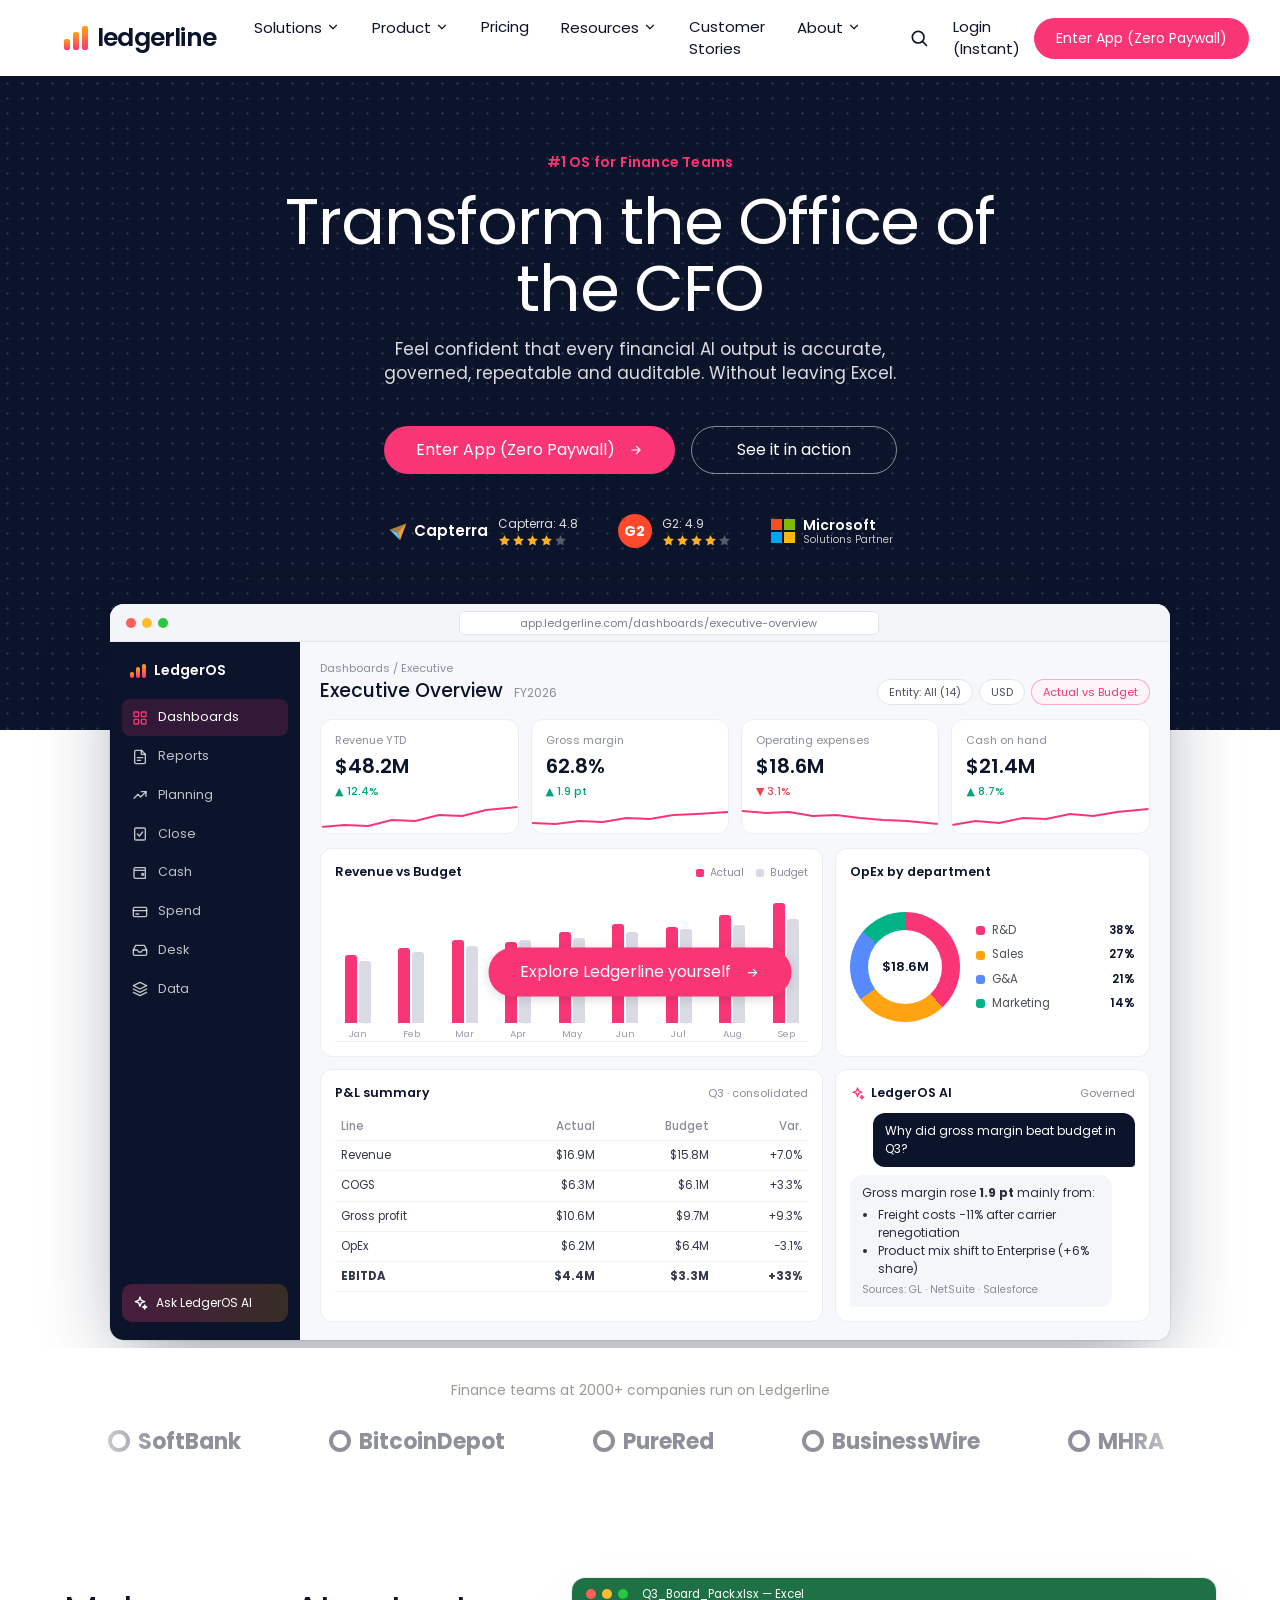
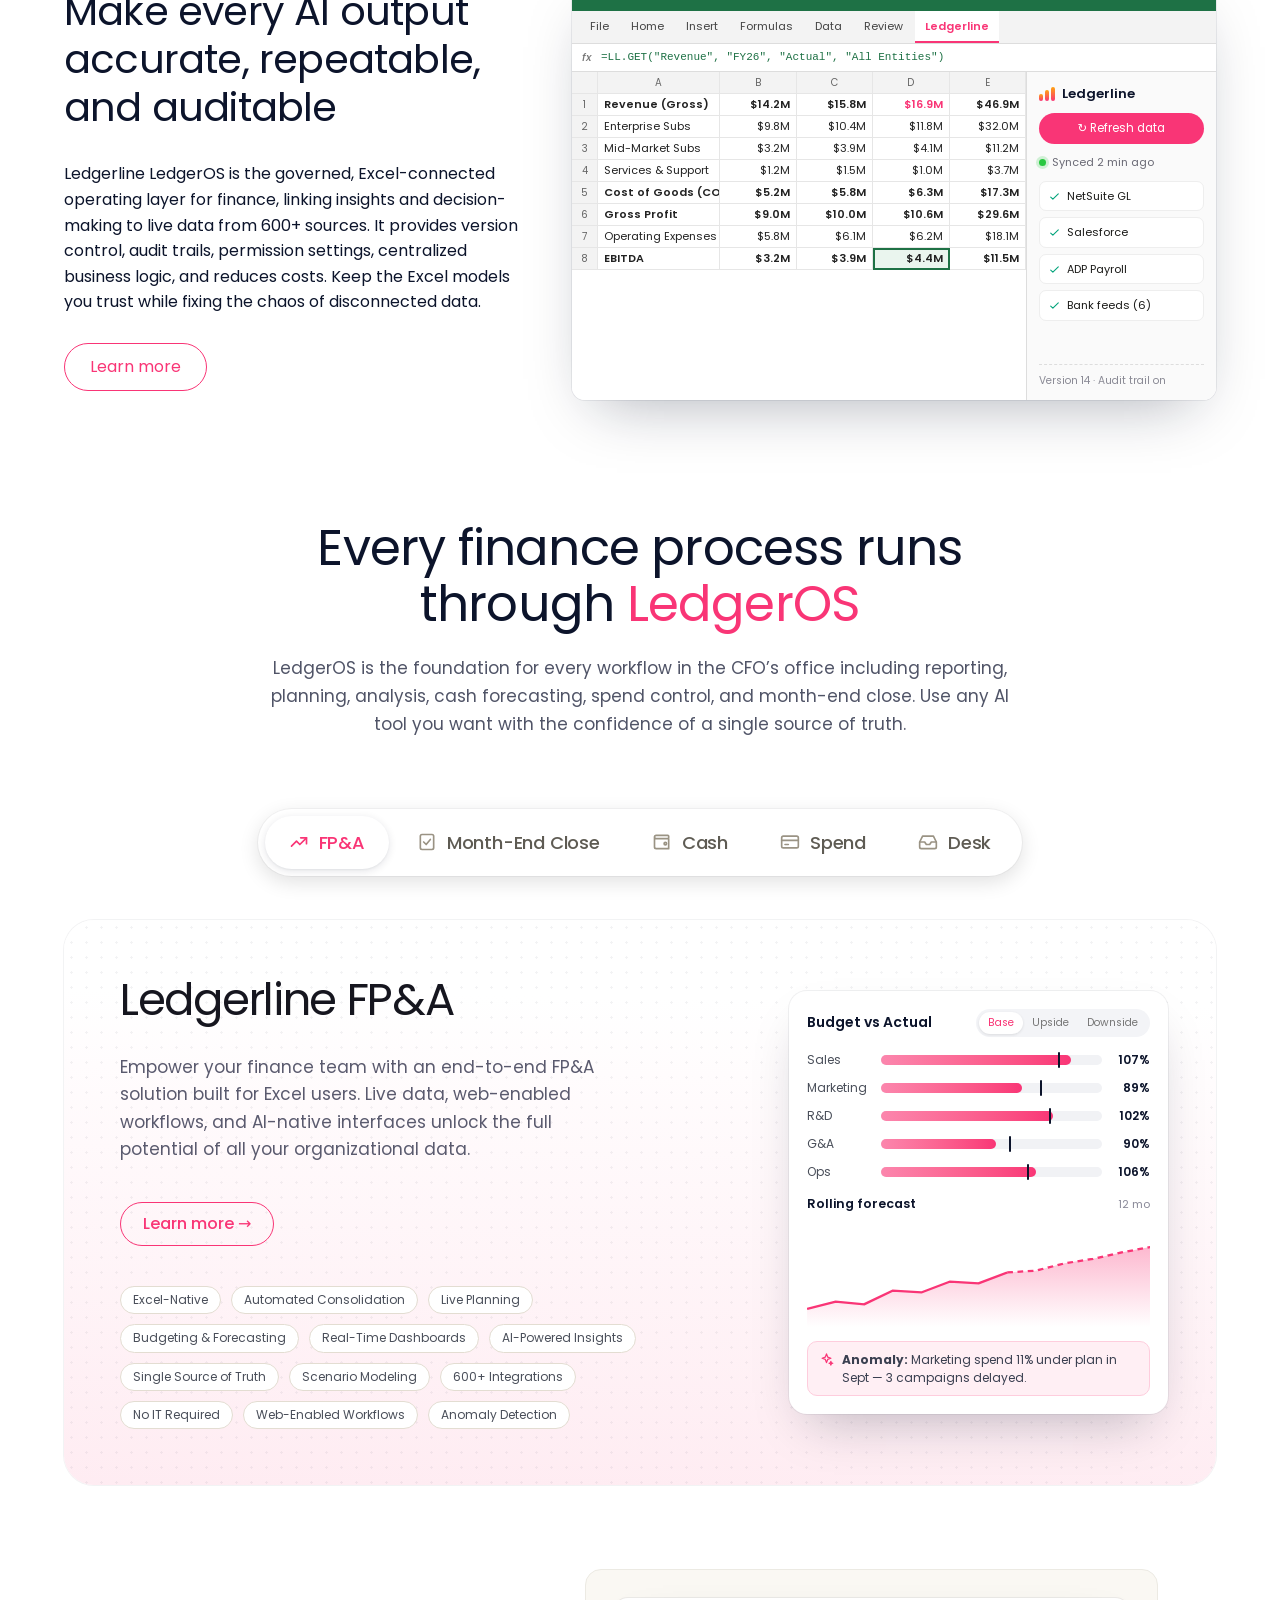
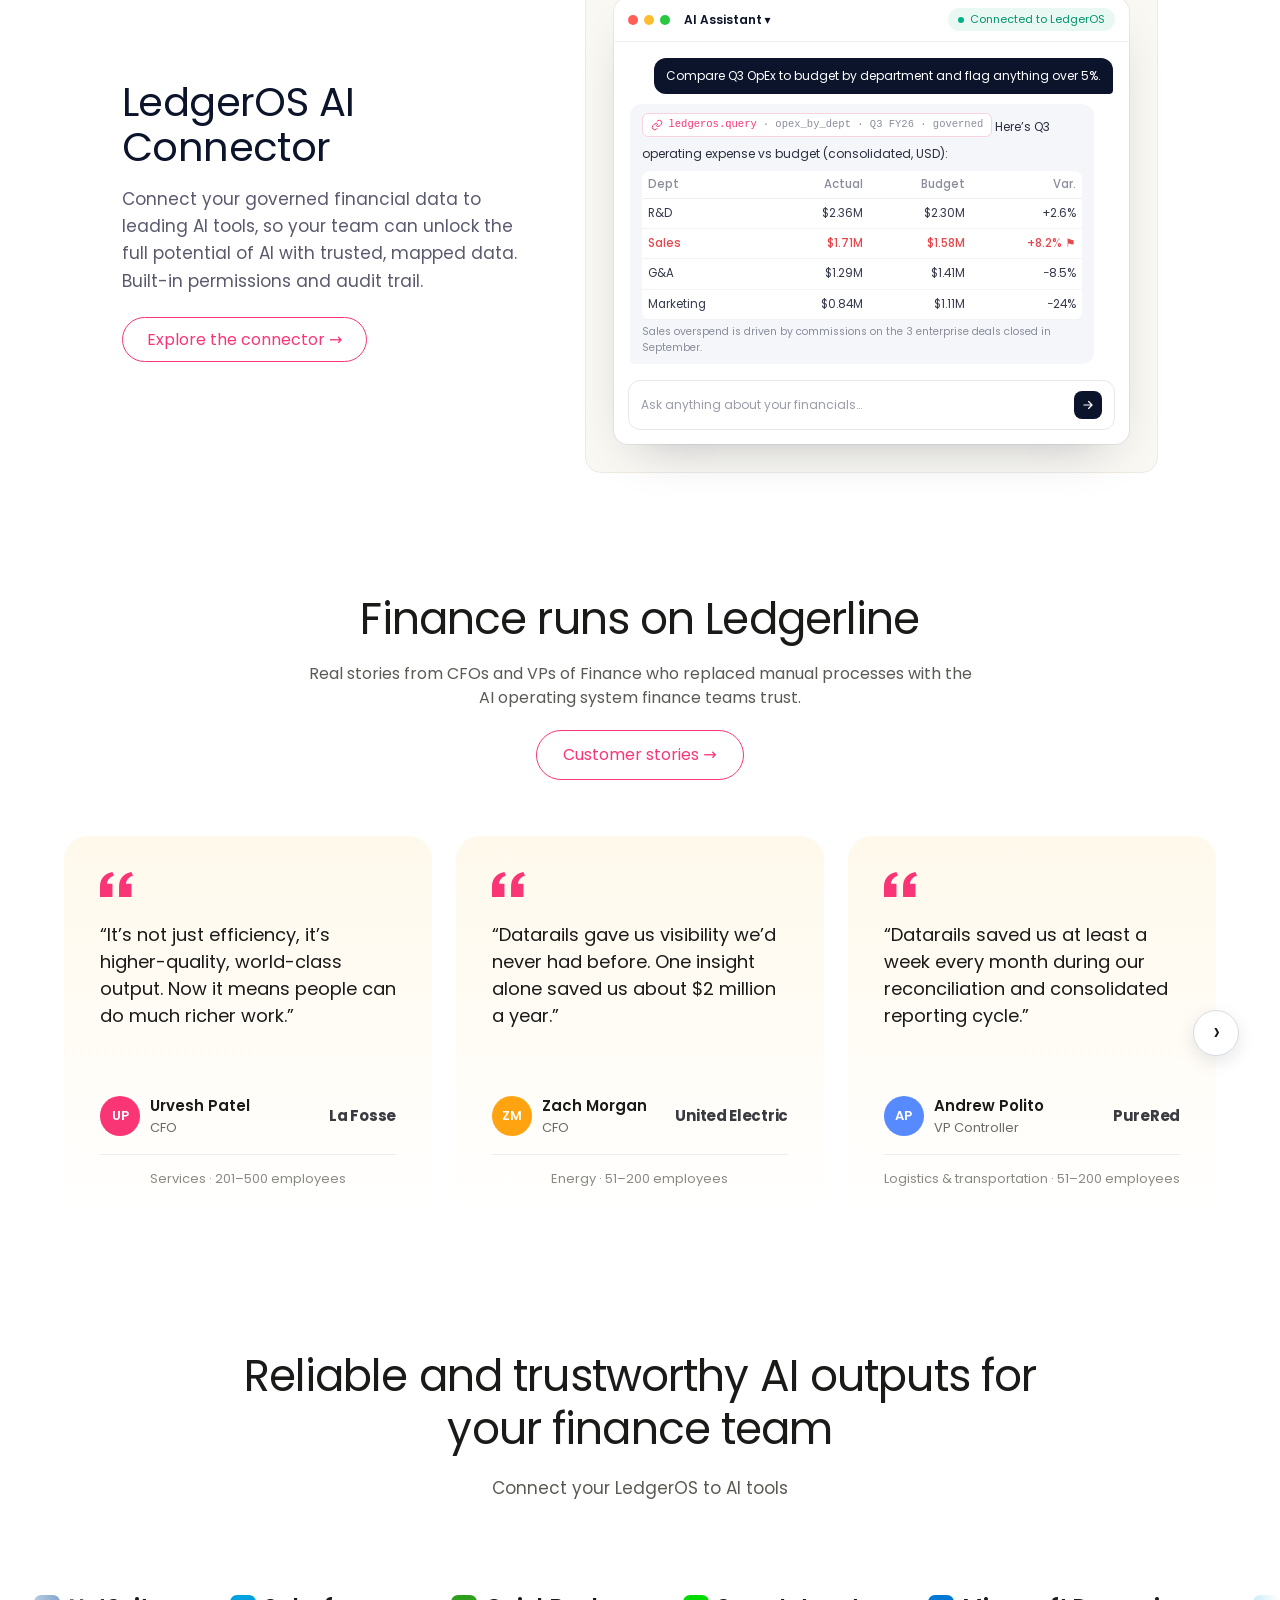
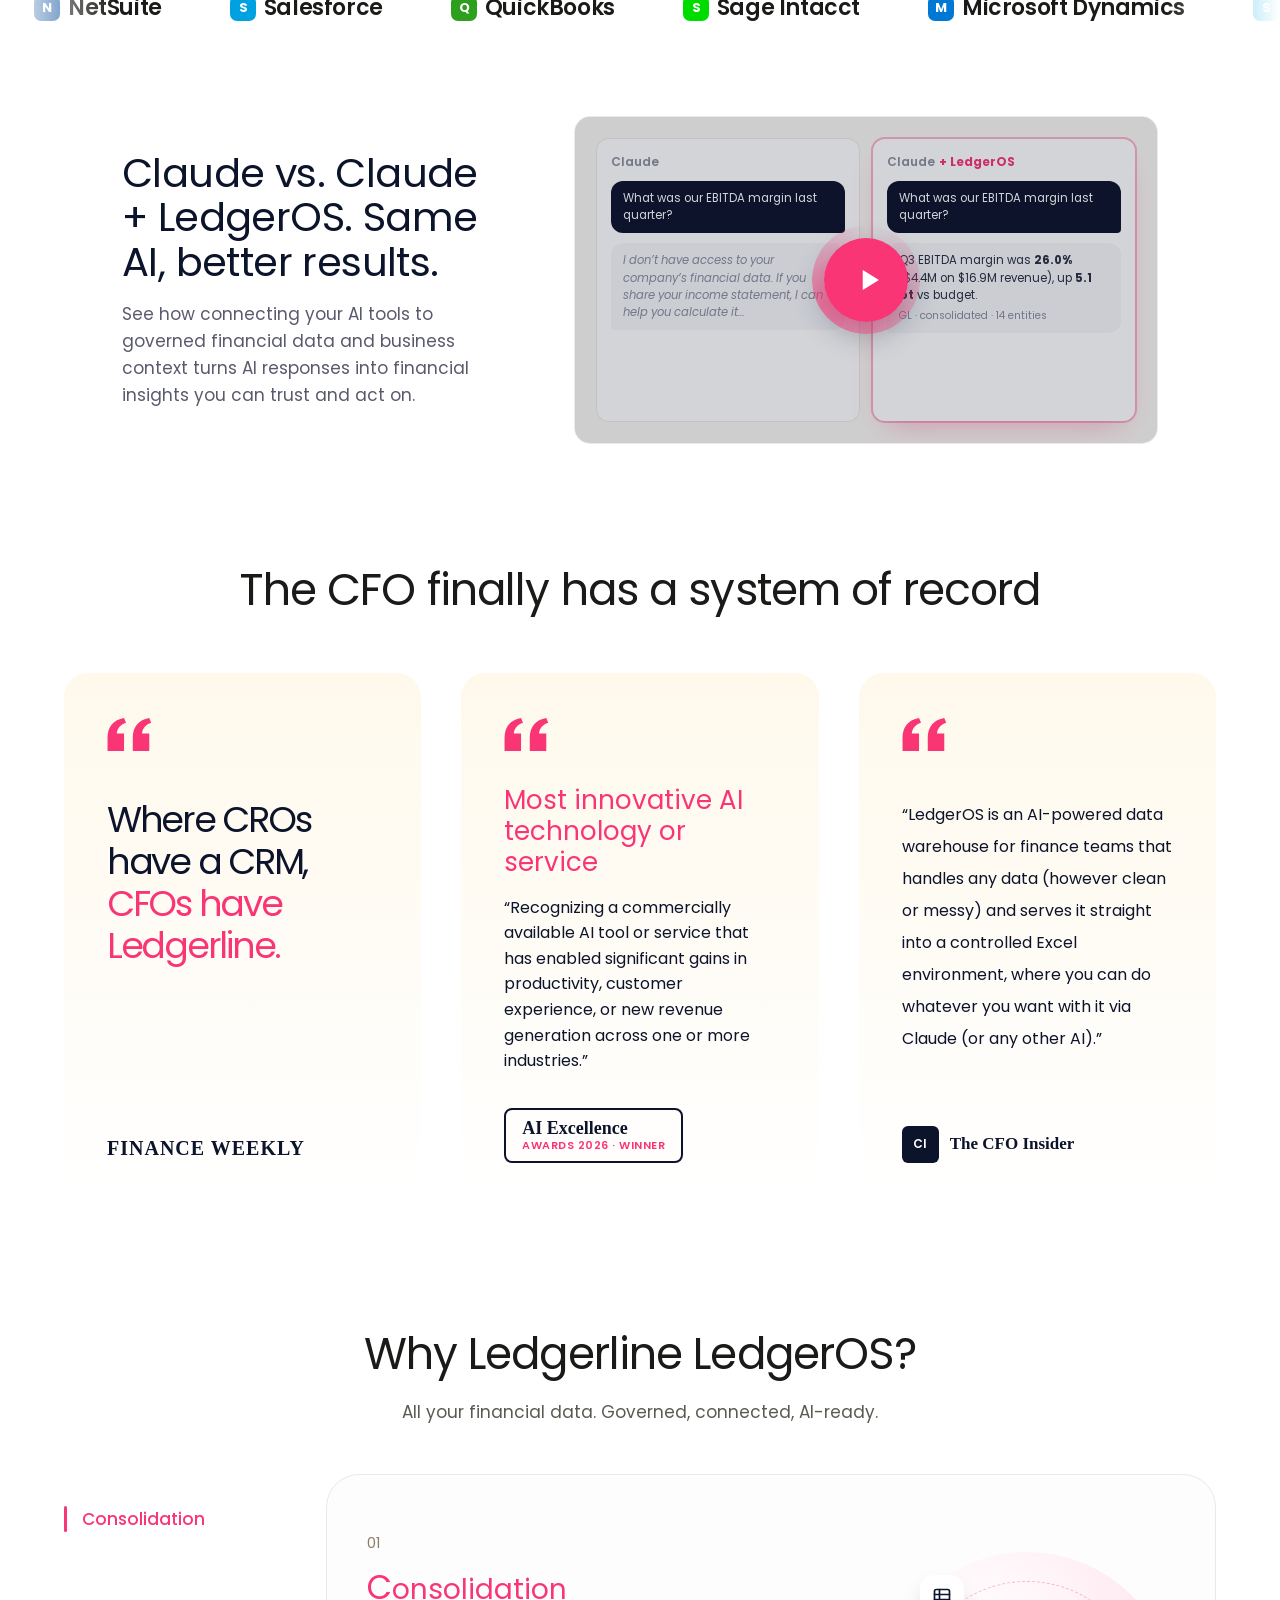
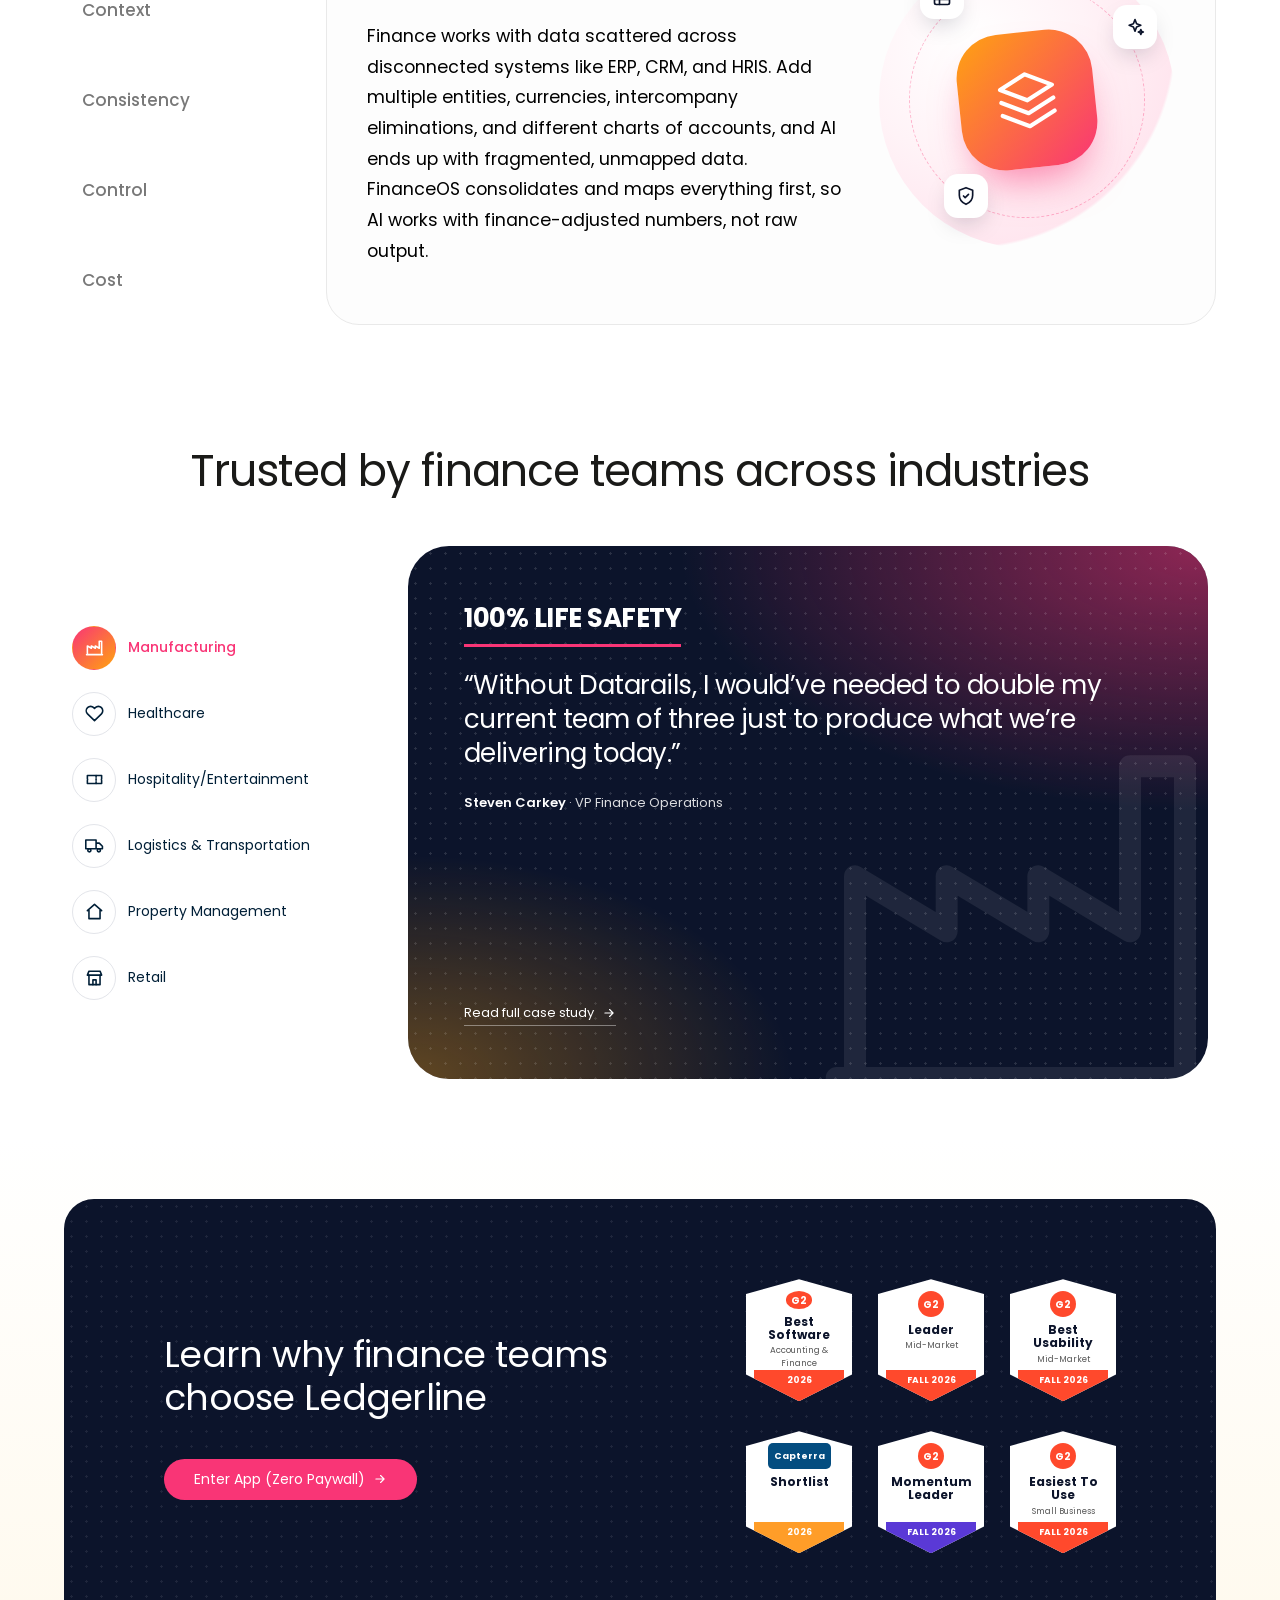
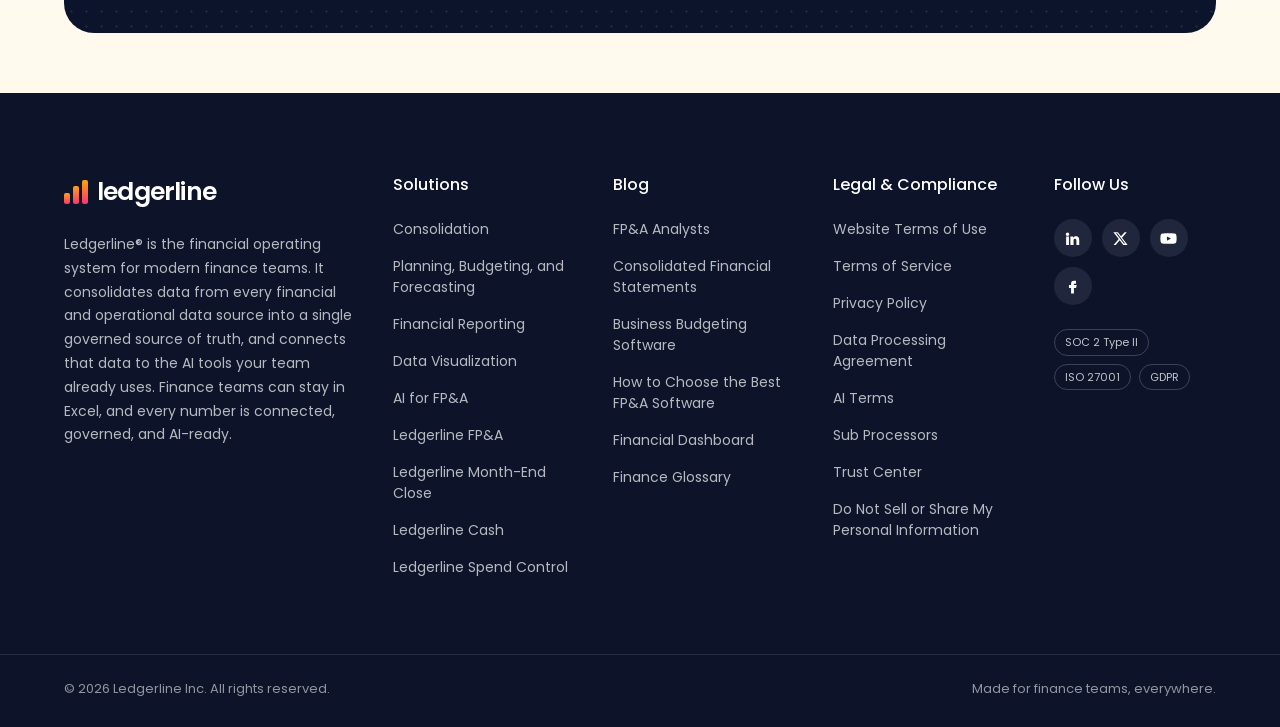
<file: index.html>
<!DOCTYPE html>
<html lang="en">
<head>
  <meta charset="UTF-8" />
  <meta name="viewport" content="width=device-width, initial-scale=1" />
  <title>Ledgerline LedgerOS: Trusted AI for Finance Teams</title>
  <meta name="description" content="Ledgerline LedgerOS is the governed, Excel-connected operating system for finance teams. Accurate, repeatable and auditable AI outputs." />
  <link rel="preconnect" href="https://fonts.googleapis.com" />
  <link rel="preconnect" href="https://fonts.gstatic.com" crossorigin />
  <link href="https://fonts.googleapis.com/css2?family=Poppins:wght@300;400;500;600;700&display=swap" rel="stylesheet" />
  <link rel="stylesheet" href="styles.css" />
</head>
<body>

<!-- ============ ICON SPRITE ============ -->
<svg width="0" height="0" style="position:absolute" aria-hidden="true">
  <defs>
    <symbol id="i-layers" viewBox="0 0 24 24"><path d="m12 2 10 5-10 5L2 7z"/><path d="m2 17 10 5 10-5"/><path d="m2 12 10 5 10-5"/></symbol>
    <symbol id="i-trend" viewBox="0 0 24 24"><path d="M3 17l6-6 4 4 8-8"/><path d="M14 7h7v7"/></symbol>
    <symbol id="i-file" viewBox="0 0 24 24"><path d="M14 2H6a2 2 0 0 0-2 2v16a2 2 0 0 0 2 2h12a2 2 0 0 0 2-2V8z"/><path d="M14 2v6h6M8 13h8M8 17h5"/></symbol>
    <symbol id="i-pie" viewBox="0 0 24 24"><path d="M21 12A9 9 0 1 1 12 3v9z"/><path d="M15 3.5A9 9 0 0 1 20.5 9H15z"/></symbol>
    <symbol id="i-store" viewBox="0 0 24 24"><path d="M3 9l2-5h14l2 5z"/><path d="M5 9v12h14V9"/><path d="M10 21v-6h4v6"/></symbol>
    <symbol id="i-building" viewBox="0 0 24 24"><rect x="4" y="3" width="16" height="18" rx="1"/><path d="M9 7h1M14 7h1M9 11h1M14 11h1M9 15h1M14 15h1M10 21v-3h4v3"/></symbol>
    <symbol id="i-briefcase" viewBox="0 0 24 24"><rect x="3" y="7" width="18" height="13" rx="2"/><path d="M8 7V5a2 2 0 0 1 2-2h4a2 2 0 0 1 2 2v2M3 13h18"/></symbol>
    <symbol id="i-heart" viewBox="0 0 24 24"><path d="M20.8 4.6a5.5 5.5 0 0 0-7.8 0L12 5.7l-1-1.1a5.5 5.5 0 0 0-7.8 7.8L12 21l8.8-8.6a5.5 5.5 0 0 0 0-7.8z"/></symbol>
    <symbol id="i-factory" viewBox="0 0 24 24"><path d="M2 21h20M3 21V10l5 3v-3l5 3v-3l5 3V4h3v17"/></symbol>
    <symbol id="i-people" viewBox="0 0 24 24"><circle cx="12" cy="8" r="4"/><path d="M4 21c1-4 4-6 8-6s7 2 8 6"/></symbol>
    <symbol id="i-bank" viewBox="0 0 24 24"><path d="M3 10l9-6 9 6M5 10v8M9.5 10v8M14.5 10v8M19 10v8M3 21h18"/></symbol>
    <symbol id="i-ticket" viewBox="0 0 24 24"><path d="M3 7h18v4a2 2 0 0 0 0 2v4H3v-4a2 2 0 0 0 0-2z"/><path d="M14 7v10" stroke-dasharray="2 2"/></symbol>
    <symbol id="i-cpu" viewBox="0 0 24 24"><rect x="5" y="5" width="14" height="14" rx="2"/><rect x="9" y="9" width="6" height="6"/><path d="M9 2v3M15 2v3M9 19v3M15 19v3M2 9h3M2 15h3M19 9h3M19 15h3"/></symbol>
    <symbol id="i-truck" viewBox="0 0 24 24"><path d="M1 5h13v11H1zM14 9h4l4 4v3h-8z"/><circle cx="5.5" cy="18" r="2"/><circle cx="17.5" cy="18" r="2"/></symbol>
    <symbol id="i-grid" viewBox="0 0 24 24"><rect x="3" y="3" width="7" height="7" rx="1"/><rect x="14" y="3" width="7" height="7" rx="1"/><rect x="3" y="14" width="7" height="7" rx="1"/><rect x="14" y="14" width="7" height="7" rx="1"/></symbol>
    <symbol id="i-spark" viewBox="0 0 24 24"><path d="M12 3l1.9 5.1L19 10l-5.1 1.9L12 17l-1.9-5.1L5 10l5.1-1.9z"/><path d="M19 15l.8 2.2L22 18l-2.2.8L19 21l-.8-2.2L16 18l2.2-.8z"/></symbol>
    <symbol id="i-plug" viewBox="0 0 24 24"><path d="M9 2v6M15 2v6M6 8h12v4a6 6 0 0 1-12 0zM12 18v4"/></symbol>
    <symbol id="i-phone" viewBox="0 0 24 24"><rect x="6" y="2" width="12" height="20" rx="2"/><path d="M11 18h2"/></symbol>
    <symbol id="i-book" viewBox="0 0 24 24"><path d="M4 19.5A2.5 2.5 0 0 1 6.5 17H20V3H6.5A2.5 2.5 0 0 0 4 5.5z"/><path d="M4 19.5A2.5 2.5 0 0 0 6.5 22H20v-5"/></symbol>
    <symbol id="i-mic" viewBox="0 0 24 24"><rect x="9" y="2" width="6" height="12" rx="3"/><path d="M5 10a7 7 0 0 0 14 0M12 17v5M8 22h8"/></symbol>
    <symbol id="i-flask" viewBox="0 0 24 24"><path d="M9 2h6M10 2v6L4 19a2 2 0 0 0 1.8 3h12.4a2 2 0 0 0 1.8-3L14 8V2M7 14h10"/></symbol>
    <symbol id="i-table" viewBox="0 0 24 24"><rect x="3" y="3" width="18" height="18" rx="2"/><path d="M3 9h18M3 15h18M9 3v18"/></symbol>
    <symbol id="i-calendar" viewBox="0 0 24 24"><rect x="3" y="4" width="18" height="18" rx="2"/><path d="M16 2v4M8 2v4M3 10h18"/></symbol>
    <symbol id="i-cap" viewBox="0 0 24 24"><path d="M22 10L12 5 2 10l10 5z"/><path d="M6 12v5c3 3 9 3 12 0v-5"/></symbol>
    <symbol id="i-users" viewBox="0 0 24 24"><circle cx="9" cy="8" r="4"/><path d="M2 21c0-4 3-6 7-6s7 2 7 6M16 4a4 4 0 0 1 0 8M22 21c0-3-2-5-4-6"/></symbol>
    <symbol id="i-link" viewBox="0 0 24 24"><path d="M10 13a5 5 0 0 0 7.5.5l3-3a5 5 0 0 0-7-7l-1.7 1.7"/><path d="M14 11a5 5 0 0 0-7.5-.5l-3 3a5 5 0 0 0 7 7l1.7-1.7"/></symbol>
    <symbol id="i-mail" viewBox="0 0 24 24"><rect x="2" y="4" width="20" height="16" rx="2"/><path d="m22 6-10 7L2 6"/></symbol>
    <symbol id="i-check" viewBox="0 0 24 24"><path d="M5 13l4 4L19 7"/></symbol>
    <symbol id="i-checklist" viewBox="0 0 24 24"><rect x="4" y="3" width="16" height="18" rx="2"/><path d="m8 12 3 3 5-6"/></symbol>
    <symbol id="i-wallet" viewBox="0 0 24 24"><path d="M20 7V5a1 1 0 0 0-1-1H5a2 2 0 0 0 0 4h15v12H5a2 2 0 0 1-2-2V6"/><circle cx="16" cy="14" r="1.5"/></symbol>
    <symbol id="i-card" viewBox="0 0 24 24"><rect x="2" y="5" width="20" height="14" rx="2"/><path d="M2 10h20M6 15h4"/></symbol>
    <symbol id="i-inbox" viewBox="0 0 24 24"><path d="M22 12h-6l-2 3h-4l-2-3H2"/><path d="M5.5 5h13L22 12v6a2 2 0 0 1-2 2H4a2 2 0 0 1-2-2v-6z"/></symbol>
    <symbol id="i-shield" viewBox="0 0 24 24"><path d="M12 2l8 3v6c0 5-3.5 9-8 11-4.5-2-8-6-8-11V5z"/><path d="m9 12 2 2 4-4"/></symbol>
    <symbol id="i-coin" viewBox="0 0 24 24"><circle cx="12" cy="12" r="9"/><path d="M15 9h-4a2 2 0 0 0 0 4h2a2 2 0 0 1 0 4H9M12 6v2M12 16v2"/></symbol>
    <symbol id="i-home" viewBox="0 0 24 24"><path d="M3 11l9-8 9 8M5 10v11h14V10"/></symbol>
    <symbol id="i-compass" viewBox="0 0 24 24"><circle cx="12" cy="12" r="9"/><path d="m15.5 8.5-2 5-5 2 2-5z"/></symbol>
    <symbol id="i-repeat" viewBox="0 0 24 24"><path d="M17 2l4 4-4 4"/><path d="M3 11V9a3 3 0 0 1 3-3h15M7 22l-4-4 4-4"/><path d="M21 13v2a3 3 0 0 1-3 3H3"/></symbol>
    <symbol id="i-search" viewBox="0 0 24 24"><circle cx="11" cy="11" r="7"/><path d="m21 21-4.3-4.3"/></symbol>
    <symbol id="i-arrow" viewBox="0 0 24 24"><path d="M5 12h14M13 6l6 6-6 6"/></symbol>
    <symbol id="i-close" viewBox="0 0 24 24"><path d="M18 6 6 18M6 6l12 12"/></symbol>
    <symbol id="i-menu" viewBox="0 0 24 24"><path d="M3 6h18M3 12h18M3 18h18"/></symbol>
    <symbol id="i-chev" viewBox="0 0 24 24"><path d="m6 9 6 6 6-6"/></symbol>
    <symbol id="i-up" viewBox="0 0 24 24"><path d="m6 15 6-6 6 6"/></symbol>
    <symbol id="i-play" viewBox="0 0 24 24"><path d="M7 4v16l13-8z" fill="currentColor" stroke="none"/></symbol>
    <symbol id="i-quote" viewBox="0 0 71 34"><path fill="currentColor" stroke="none" d="M0 34V20.5C0 9 6 2 17 0l2 5c-6 2-9 6-9.5 11H17v18zm26 0V20.5C26 9 32 2 43 0l2 5c-6 2-9 6-9.5 11H43v18z"/></symbol>
    <symbol id="i-linkedin" viewBox="0 0 24 24"><path fill="currentColor" stroke="none" d="M4.98 3.5a2.5 2.5 0 1 1 0 5 2.5 2.5 0 0 1 0-5zM3 9h4v12H3zM9 9h3.8v1.7h.1c.5-1 1.8-2 3.8-2 4 0 4.8 2.6 4.8 6V21h-4v-5.6c0-1.3 0-3-1.9-3s-2.1 1.4-2.1 2.9V21H9z"/></symbol>
    <symbol id="i-x" viewBox="0 0 24 24"><path fill="currentColor" stroke="none" d="M17.8 3h3.1l-6.8 7.8L22 21h-6.2l-4.9-6.4L5.3 21H2.2l7.3-8.3L1.9 3h6.4l4.4 5.8zm-1.1 16.2h1.7L7.4 4.7H5.6z"/></symbol>
    <symbol id="i-youtube" viewBox="0 0 24 24"><path fill="currentColor" stroke="none" d="M23 7.2a3 3 0 0 0-2.1-2.1C19 4.6 12 4.6 12 4.6s-7 0-8.9.5A3 3 0 0 0 1 7.2 31 31 0 0 0 .5 12a31 31 0 0 0 .5 4.8 3 3 0 0 0 2.1 2.1c1.9.5 8.9.5 8.9.5s7 0 8.9-.5a3 3 0 0 0 2.1-2.1 31 31 0 0 0 .5-4.8 31 31 0 0 0-.5-4.8zM9.8 15V9l5.7 3z"/></symbol>
    <symbol id="i-facebook" viewBox="0 0 24 24"><path fill="currentColor" stroke="none" d="M14 8h3V4h-3a4 4 0 0 0-4 4v2H7v4h3v8h4v-8h3l1-4h-4V8.5c0-.3.2-.5.5-.5z"/></symbol>
    <symbol id="i-star" viewBox="0 0 24 24"><path fill="currentColor" stroke="none" d="m12 2 3.1 6.3 6.9 1-5 4.9 1.2 6.8L12 17.8 5.8 21l1.2-6.8-5-4.9 6.9-1z"/></symbol>
  </defs>
</svg>

<a class="skip-link" href="#main">Skip to content</a>

<!-- ============ HEADER ============ -->
<header class="site-header" id="siteHeader">
  <div class="container header__inner">
    <a href="#" class="logo" aria-label="Ledgerline home">
      <span class="logo__mark" aria-hidden="true"><i></i><i></i><i></i></span>
      <span class="logo__word">ledgerline</span>
    </a>

    <nav class="main-nav" id="mainNav" aria-label="Main">
      <ul class="nav-menu" id="navMenu"><!-- built by script.js --></ul>
      <div class="nav-mobile-actions">
        <a href="app.html" class="login-link">Login (Instant)</a>
        <a href="#" class="btn-demo" href="app.html">Enter App (Zero Paywall)</a>
      </div>
    </nav>

    <div class="header__actions">
      <div class="search" id="search">
        <button class="icon-btn search__toggle" aria-label="Search" id="searchToggle"><svg class="ico"><use href="#i-search"/></svg></button>
        <form class="search__form" role="search" onsubmit="return false">
          <input type="search" placeholder="Search…" aria-label="Search for" />
        </form>
      </div>
      <a href="app.html" class="login-link">Login (Instant)</a>
      <a href="#" class="btn-demo" href="app.html">Enter App (Zero Paywall)</a>
      <button class="icon-btn menu-toggle" id="menuToggle" aria-label="Menu" aria-expanded="false"><svg class="ico"><use href="#i-menu"/></svg></button>
    </div>
  </div>
</header>

<main id="main">

  <!-- ============ HERO ============ -->
  <section class="hero">
    <div class="hero__dark" id="heroDark">
      <div class="hero__glow" aria-hidden="true">
        <div class="hero__glow-plus"><span class="hero__glow-arm"></span></div>
        <div class="hero__glow-cross"><span class="hero__glow-arm"></span></div>
      </div>

      <div class="container hero__inner">
        <p class="hero__eyebrow reveal">#1 OS for Finance Teams</p>
        <h1 class="hero__title reveal">Transform the Office of the CFO</h1>
        <p class="hero__subhead reveal">Feel confident that every financial AI output is accurate, governed, repeatable and auditable. Without leaving Excel.</p>

        <div class="hero__cta-wrap reveal">
          <a class="btn btn--primary" href="#" href="app.html">Enter App (Zero Paywall) <svg class="ico ico--sm"><use href="#i-arrow"/></svg></a>
          <a class="btn btn--secondary" href="#cvs">See it in action</a>
        </div>

        <div class="trust-badges reveal">
          <div class="trust-badge">
            <span class="tb-logo tb-logo--capterra"><svg viewBox="0 0 24 24" width="20" height="20"><path d="M2 10.5 22 3l-7.5 20-2.5-9z" fill="#ff9d28"/><path d="M2 10.5 12 14l2.5 9z" fill="#68c5ed"/><path d="M12 14 22 3 2 10.5z" fill="#044d80" opacity=".35"/></svg>Capterra</span>
            <span class="tb-meta"><span class="tb-text">Capterra: 4.8</span><span class="tb-stars" data-stars="4.8"></span></span>
          </div>
          <div class="trust-badge">
            <span class="tb-logo tb-logo--g2">G2</span>
            <span class="tb-meta"><span class="tb-text">G2: 4.9</span><span class="tb-stars" data-stars="4.9"></span></span>
          </div>
          <div class="trust-badge trust-badge--ms">
            <span class="ms-squares" aria-hidden="true"><i></i><i></i><i></i><i></i></span>
            <span class="ms-text"><b>Microsoft</b><small>Solutions Partner</small></span>
          </div>
        </div>
      </div>

      <div class="hero__tour">
        <div class="container">
          <div class="hero__tour-wrap reveal">
            <!-- App mockup -->
            <div class="app">
              <div class="app__bar">
                <span class="dots"><i></i><i></i><i></i></span>
                <span class="app__url">app.ledgerline.com/dashboards/executive-overview</span>
              </div>
              <div class="app__body">
                <aside class="app__side">
                  <div class="app__brand"><span class="logo__mark logo__mark--sm"><i></i><i></i><i></i></span> LedgerOS</div>
                  <ul>
                    <li class="is-active"><svg class="ico"><use href="#i-grid"/></svg>Dashboards</li>
                    <li><svg class="ico"><use href="#i-file"/></svg>Reports</li>
                    <li><svg class="ico"><use href="#i-trend"/></svg>Planning</li>
                    <li><svg class="ico"><use href="#i-checklist"/></svg>Close</li>
                    <li><svg class="ico"><use href="#i-wallet"/></svg>Cash</li>
                    <li><svg class="ico"><use href="#i-card"/></svg>Spend</li>
                    <li><svg class="ico"><use href="#i-inbox"/></svg>Desk</li>
                    <li><svg class="ico"><use href="#i-layers"/></svg>Data</li>
                  </ul>
                  <div class="app__side-ai"><svg class="ico"><use href="#i-spark"/></svg>Ask LedgerOS AI</div>
                </aside>
                <div class="app__main">
                  <div class="app__head">
                    <div>
                      <div class="app__crumb">Dashboards / Executive</div>
                      <div class="app__title">Executive Overview <span>FY2026</span></div>
                    </div>
                    <div class="app__filters">
                      <span class="chip">Entity: All (14)</span>
                      <span class="chip">USD</span>
                      <span class="chip chip--pink">Actual vs Budget</span>
                    </div>
                  </div>
                  <div class="kpis">
                    <div class="kpi"><span class="kpi__l">Revenue YTD</span><b>$48.2M</b><em class="up">▲ 12.4%</em><svg class="spark" viewBox="0 0 100 30" preserveAspectRatio="none"><polyline points="0,24 12,22 24,23 36,17 48,18 60,12 72,13 84,7 100,4"/></svg></div>
                    <div class="kpi"><span class="kpi__l">Gross margin</span><b>62.8%</b><em class="up">▲ 1.9 pt</em><svg class="spark" viewBox="0 0 100 30" preserveAspectRatio="none"><polyline points="0,20 12,21 24,18 36,19 48,15 60,16 72,12 84,11 100,9"/></svg></div>
                    <div class="kpi"><span class="kpi__l">Operating expenses</span><b>$18.6M</b><em class="down">▼ 3.1%</em><svg class="spark" viewBox="0 0 100 30" preserveAspectRatio="none"><polyline points="0,8 12,10 24,9 36,13 48,12 60,15 72,17 84,18 100,21"/></svg></div>
                    <div class="kpi"><span class="kpi__l">Cash on hand</span><b>$21.4M</b><em class="up">▲ 8.7%</em><svg class="spark" viewBox="0 0 100 30" preserveAspectRatio="none"><polyline points="0,22 12,18 24,20 36,15 48,16 60,11 72,13 84,9 100,6"/></svg></div>
                  </div>
                  <div class="app__grid">
                    <div class="panel panel--chart">
                      <div class="panel__head"><b>Revenue vs Budget</b><span class="legend"><i class="lg lg--a"></i>Actual <i class="lg lg--b"></i>Budget</span></div>
                      <div class="bars" id="heroBars"></div>
                    </div>
                    <div class="panel panel--donut">
                      <div class="panel__head"><b>OpEx by department</b></div>
                      <div class="donut-wrap">
                        <div class="donut"><span>$18.6M</span></div>
                        <ul class="donut-legend">
                          <li><i style="background:#f93576"></i>R&amp;D <b>38%</b></li>
                          <li><i style="background:#ffa310"></i>Sales <b>27%</b></li>
                          <li><i style="background:#578aff"></i>G&amp;A <b>21%</b></li>
                          <li><i style="background:#00b386"></i>Marketing <b>14%</b></li>
                        </ul>
                      </div>
                    </div>
                    <div class="panel panel--table">
                      <div class="panel__head"><b>P&amp;L summary</b><span class="muted">Q3 · consolidated</span></div>
                      <table class="mini-table">
                        <thead><tr><th>Line</th><th>Actual</th><th>Budget</th><th>Var.</th></tr></thead>
                        <tbody>
                          <tr><td>Revenue</td><td>$16.9M</td><td>$15.8M</td><td class="up">+7.0%</td></tr>
                          <tr><td>COGS</td><td>$6.3M</td><td>$6.1M</td><td class="down">+3.3%</td></tr>
                          <tr><td>Gross profit</td><td>$10.6M</td><td>$9.7M</td><td class="up">+9.3%</td></tr>
                          <tr><td>OpEx</td><td>$6.2M</td><td>$6.4M</td><td class="up">−3.1%</td></tr>
                          <tr><td><b>EBITDA</b></td><td><b>$4.4M</b></td><td><b>$3.3M</b></td><td class="up"><b>+33%</b></td></tr>
                        </tbody>
                      </table>
                    </div>
                    <div class="panel panel--ai">
                      <div class="panel__head"><b><svg class="ico ico--pink"><use href="#i-spark"/></svg> LedgerOS AI</b><span class="muted">Governed</span></div>
                      <div class="chat">
                        <div class="msg msg--user">Why did gross margin beat budget in Q3?</div>
                        <div class="msg msg--ai">Gross margin rose <b>1.9 pt</b> mainly from:
                          <ul><li>Freight costs −11% after carrier renegotiation</li><li>Product mix shift to Enterprise (+6% share)</li></ul>
                          <span class="src">Sources: GL · NetSuite · Salesforce</span>
                        </div>
                      </div>
                    </div>
                  </div>
                </div>
              </div>
            </div>
            <a class="btn btn--primary hero__tour-btn" href="#" href="app.html">Explore Ledgerline yourself <svg class="ico ico--sm"><use href="#i-arrow"/></svg></a>
          </div>
        </div>
      </div>
    </div>
  </section>

  <!-- ============ LOGOS ============ -->
  <section class="logos">
    <div class="container">
      <p class="logos__eyebrow">Finance teams at 2000+ companies run on Ledgerline</p>
      <div class="marquee" aria-label="Customers">
        <div class="marquee__track" id="logoTrack"></div>
      </div>
    </div>
  </section>

  <!-- ============ EXCEL ============ -->
  <section class="excel">
    <div class="container excel__inner">
      <div class="excel__text reveal">
        <h2 class="excel__h">Make every AI output accurate, repeatable, and auditable</h2>
        <p class="excel__body">Ledgerline LedgerOS is the governed, Excel-connected operating layer for finance, linking insights and decision-making to live data from 600+ sources. It provides version control, audit trails, permission settings, centralized business logic, and reduces costs. Keep the Excel models you trust while fixing the chaos of disconnected data.</p>
        <a class="pill-link" href="#">Learn more</a>
      </div>
      <div class="excel__media reveal">
        <div class="xl">
          <div class="xl__title"><span class="dots"><i></i><i></i><i></i></span>Q3_Board_Pack.xlsx — Excel</div>
          <div class="xl__ribbon"><span>File</span><span>Home</span><span>Insert</span><span>Formulas</span><span>Data</span><span>Review</span><span class="is-active">Ledgerline</span></div>
          <div class="xl__formula"><b>fx</b><code>=LL.GET("Revenue", "FY26", "Actual", "All Entities")</code></div>
          <div class="xl__body">
            <div class="xl__sheet" id="xlSheet"></div>
            <div class="xl__addin">
              <div class="xl__addin-head"><span class="logo__mark logo__mark--sm"><i></i><i></i><i></i></span> Ledgerline</div>
              <button class="xl__refresh">↻ Refresh data</button>
              <p class="xl__sync"><i></i> Synced 2 min ago</p>
              <ul class="xl__sources">
                <li><svg class="ico"><use href="#i-check"/></svg>NetSuite GL</li>
                <li><svg class="ico"><use href="#i-check"/></svg>Salesforce</li>
                <li><svg class="ico"><use href="#i-check"/></svg>ADP Payroll</li>
                <li><svg class="ico"><use href="#i-check"/></svg>Bank feeds (6)</li>
              </ul>
              <div class="xl__audit">Version 14 · Audit trail on</div>
            </div>
          </div>
        </div>
      </div>
    </div>
  </section>

  <!-- ============ SOLUTION TABS ============ -->
  <section class="solution">
    <div class="container">
      <div class="solution__head reveal">
        <h2 class="solution__h">Every finance process runs through <span class="accent">LedgerOS</span></h2>
        <p class="solution__copy">LedgerOS is the foundation for every workflow in the CFO’s office including reporting, planning, analysis, cash forecasting, spend control, and month-end close. Use any AI tool you want with the confidence of a single source of truth.</p>
      </div>

      <div class="sx">
        <div class="sx__menu" role="tablist" id="sxMenu">
          <button class="sx__tab is-active" role="tab" data-panel="fpa" style="--acc:#f93576"><svg class="ico"><use href="#i-trend"/></svg>FP&amp;A</button>
          <button class="sx__tab" role="tab" data-panel="mec" style="--acc:#578aff"><svg class="ico"><use href="#i-checklist"/></svg>Month-End Close</button>
          <button class="sx__tab" role="tab" data-panel="cash" style="--acc:#00b386"><svg class="ico"><use href="#i-wallet"/></svg>Cash</button>
          <button class="sx__tab" role="tab" data-panel="spend" style="--acc:#6969ff"><svg class="ico"><use href="#i-card"/></svg>Spend</button>
          <button class="sx__tab" role="tab" data-panel="desk" style="--acc:#00c0c4"><svg class="ico"><use href="#i-inbox"/></svg>Desk</button>
        </div>

        <div class="sx__panels" id="sxPanels">

          <!-- FP&A -->
          <article class="sx__panel" data-panel="fpa" style="--acc:#f93576">
            <div class="sx__fx" aria-hidden="true"><span></span></div>
            <h3 class="sx__title">Ledgerline FP&amp;A</h3>
            <div class="sx__text">
              <p>Empower your finance team with an end-to-end FP&amp;A solution built for Excel users. Live data, web-enabled workflows, and AI-native interfaces unlock the full potential of all your organizational data.</p>
              <a class="sx__cta" href="#">Learn more →</a>
              <div class="sx__pills" data-pills="Excel-Native|Automated Consolidation|Live Planning|Budgeting & Forecasting|Real-Time Dashboards|AI-Powered Insights|Single Source of Truth|Scenario Modeling|600+ Integrations|No IT Required|Web-Enabled Workflows|Anomaly Detection"></div>
            </div>
            <div class="sx__media">
              <div class="mock">
                <div class="mock__head"><b>Budget vs Actual</b><span class="seg"><i class="on">Base</i><i>Upside</i><i>Downside</i></span></div>
                <div class="hbars">
                  <div class="hbar"><span>Sales</span><div><i style="width:86%"></i><s style="left:80%"></s></div><em>107%</em></div>
                  <div class="hbar"><span>Marketing</span><div><i style="width:64%"></i><s style="left:72%"></s></div><em>89%</em></div>
                  <div class="hbar"><span>R&amp;D</span><div><i style="width:78%"></i><s style="left:76%"></s></div><em>102%</em></div>
                  <div class="hbar"><span>G&amp;A</span><div><i style="width:52%"></i><s style="left:58%"></s></div><em>90%</em></div>
                  <div class="hbar"><span>Ops</span><div><i style="width:70%"></i><s style="left:66%"></s></div><em>106%</em></div>
                </div>
                <div class="mock__sub"><b>Rolling forecast</b><span class="muted">12 mo</span></div>
                <svg class="area" viewBox="0 0 300 110" preserveAspectRatio="none">
                  <defs><linearGradient id="gFpa" x1="0" x2="0" y1="0" y2="1"><stop offset="0" stop-color="#f93576" stop-opacity=".35"/><stop offset="1" stop-color="#f93576" stop-opacity="0"/></linearGradient></defs>
                  <path d="M0 90 L25 82 L50 85 L75 70 L100 72 L125 60 L150 62 L175 50 L200 48 L225 40 L250 35 L275 28 L300 22 L300 110 L0 110Z" fill="url(#gFpa)"/>
                  <polyline points="0,90 25,82 50,85 75,70 100,72 125,60 150,62 175,50" fill="none" stroke="#f93576" stroke-width="2.5"/>
                  <polyline points="175,50 200,48 225,40 250,35 275,28 300,22" fill="none" stroke="#f93576" stroke-width="2.5" stroke-dasharray="5 4"/>
                </svg>
                <div class="ai-note"><svg class="ico"><use href="#i-spark"/></svg><span><b>Anomaly:</b> Marketing spend 11% under plan in Sept — 3 campaigns delayed.</span></div>
              </div>
            </div>
          </article>

          <!-- MEC -->
          <article class="sx__panel" data-panel="mec" style="--acc:#578aff" hidden>
            <div class="sx__fx" aria-hidden="true"><span></span></div>
            <h3 class="sx__title">Ledgerline Month-End Close</h3>
            <div class="sx__text">
              <p>Run a faster, controlled close — checklists, reconciliations, and task workflows that keep every entity on track and every number traceable.</p>
              <a class="sx__cta" href="#">Learn more →</a>
              <div class="sx__pills" data-pills="Automated Reconciliation|Close Workflows|Customizable Checklists|Task Management|Audit Trails|Approvals & Sign-Off|Built-In Documentation|Real-Time Dashboards|200+ Integrations|Audit-Ready|File Connectivity|Faster Close"></div>
            </div>
            <div class="sx__media">
              <div class="mock">
                <div class="mock__head"><b>September close</b><span class="muted">Day 3 of 5</span></div>
                <div class="ring-row">
                  <div class="ring" style="--p:78"><span>78%</span></div>
                  <div class="ring-stats"><p><b>46</b> of 59 tasks done</p><p><b>12</b> reconciliations auto-matched</p><p class="warn"><b>2</b> items need review</p></div>
                </div>
                <ul class="tasks">
                  <li class="done"><i></i>Bank reconciliation — US entities<span class="st st--done">Done</span><em>JM</em></li>
                  <li class="done"><i></i>Accrued expenses review<span class="st st--done">Done</span><em>AR</em></li>
                  <li><i></i>Intercompany eliminations<span class="st st--rev">In review</span><em>KT</em></li>
                  <li><i></i>Revenue recognition schedule<span class="st st--rev">In review</span><em>SP</em></li>
                  <li><i></i>Fixed asset depreciation<span class="st st--pend">Pending</span><em>DL</em></li>
                  <li><i></i>Controller sign-off<span class="st st--pend">Pending</span><em>CF</em></li>
                </ul>
              </div>
            </div>
          </article>

          <!-- CASH -->
          <article class="sx__panel" data-panel="cash" style="--acc:#00b386" hidden>
            <div class="sx__fx" aria-hidden="true"><span></span></div>
            <h3 class="sx__title">Ledgerline Cash</h3>
            <div class="sx__text">
              <p>See cash positions across every bank in one place, forecast 13 weeks out, and reconcile balances with confidence.</p>
              <a class="sx__cta" href="#">Learn more →</a>
              <div class="sx__pills" data-pills="Live Bank Visibility|Cash Flow Forecasting|Liquidity Planning|Live Drill-Downs|Multi-Entity View|Multi-Currency|Dashboards & Visualizations|Excel Integration|Audit-Grade Accuracy|Real-Time Cash Position|Real-Time Bank Sync|Variance Investigation"></div>
            </div>
            <div class="sx__media">
              <div class="mock">
                <div class="mock__head"><b>Cash position</b><span class="muted">Live · 6 banks</span></div>
                <div class="big-num">$21,438,906 <em class="up">▲ 8.7%</em></div>
                <svg class="area" viewBox="0 0 300 110" preserveAspectRatio="none">
                  <defs><linearGradient id="gCash" x1="0" x2="0" y1="0" y2="1"><stop offset="0" stop-color="#00b386" stop-opacity=".35"/><stop offset="1" stop-color="#00b386" stop-opacity="0"/></linearGradient></defs>
                  <path d="M0 70 L23 64 L46 72 L69 58 L92 61 L115 50 L138 55 L161 44 L184 47 L207 36 L230 40 L253 30 L276 34 L300 24 L300 110 L0 110Z" fill="url(#gCash)"/>
                  <polyline points="0,70 23,64 46,72 69,58 92,61 115,50 138,55 161,44 184,47 207,36 230,40 253,30 276,34 300,24" fill="none" stroke="#00b386" stroke-width="2.5"/>
                </svg>
                <div class="mock__sub"><b>Accounts</b><span class="muted">13-week forecast →</span></div>
                <ul class="accounts">
                  <li><span class="bank" style="background:#0b5cab">OP</span>Operating ••4821<b>$9.82M</b></li>
                  <li><span class="bank" style="background:#00b386">PY</span>Payroll ••1190<b>$3.14M</b></li>
                  <li><span class="bank" style="background:#ffa310">EU</span>EUR Treasury ••7702<b>€4.06M</b></li>
                  <li><span class="bank" style="background:#6969ff">RV</span>Reserve ••3358<b>$4.10M</b></li>
                </ul>
              </div>
            </div>
          </article>

          <!-- SPEND -->
          <article class="sx__panel" data-panel="spend" style="--acc:#6969ff" hidden>
            <div class="sx__fx" aria-hidden="true"><span></span></div>
            <h3 class="sx__title">Ledgerline Spend</h3>
            <div class="sx__text">
              <p>Connect the full spend lifecycle to your financial plan. See the impact against budget before money is committed, automate routine work with AI, and keep spend coded and connected through to actuals.</p>
              <a class="sx__cta" href="#">Learn more →</a>
              <div class="sx__pills" data-pills="Requests & Purchase Orders|AI Workflows|AP ticket management|Invoice Validation & Matching|Smart Approvals & Payments|Corporate Cards|Transaction Coding|Contract Management|Vendor Master|Automated ERP Reconciliation|App Catalog"></div>
            </div>
            <div class="sx__media">
              <div class="mock">
                <div class="mock__head"><b>Purchase requests</b><span class="muted">4 awaiting you</span></div>
                <ul class="reqs">
                  <li><div><b>Cloud hosting renewal</b><span>Engineering · AWS</span></div><strong>$84,000</strong><div class="impact"><i style="width:72%"></i></div><small>72% of Q4 budget</small><span class="actions"><button class="ok">Approve</button><button>Review</button></span></li>
                  <li><div><b>Trade show booth</b><span>Marketing · Expo Co.</span></div><strong>$22,500</strong><div class="impact"><i style="width:94%;background:#ffa310"></i></div><small>94% of Q4 budget</small><span class="actions"><button class="ok">Approve</button><button>Review</button></span></li>
                  <li><div><b>Laptops (12)</b><span>IT · Dell</span></div><strong>$19,680</strong><div class="impact"><i style="width:41%"></i></div><small>41% of Q4 budget</small><span class="actions"><button class="ok">Approve</button><button>Review</button></span></li>
                </ul>
                <div class="ai-note"><svg class="ico"><use href="#i-spark"/></svg><span>Invoice #INV-2291 matched to PO-1184 and coded to <b>6120 · Software</b>.</span></div>
              </div>
            </div>
          </article>

          <!-- DESK -->
          <article class="sx__panel" data-panel="desk" style="--acc:#00c0c4" hidden>
            <div class="sx__fx" aria-hidden="true"><span></span></div>
            <h3 class="sx__title">Ledgerline Desk</h3>
            <div class="sx__text">
              <p>Bring every finance request into one queue, connect it to the underlying financial data, and let AI draft the response for review.</p>
              <a class="sx__cta" href="#">Learn more →</a>
              <div class="sx__pills" data-pills="Unified Ticket Queue|AI-Drafted Responses|Connected Financial Data|Multi-Channel Intake|Automated Routing|Configurable SLAs|Team-Based Permissions|Ownership & Status Tracking"></div>
            </div>
            <div class="sx__media">
              <div class="mock">
                <div class="mock__head"><b>Finance queue</b><span class="muted">SLA 4h</span></div>
                <ul class="tickets">
                  <li class="is-active"><span class="tag">Slack</span><b>Can I see Q3 travel spend for Sales EMEA?</b><em>2m</em></li>
                  <li><span class="tag">Email</span><b>Vendor asking about payment status #8812</b><em>18m</em></li>
                  <li><span class="tag">Form</span><b>Headcount budget for 2 new hires</b><em>1h</em></li>
                </ul>
                <div class="draft">
                  <div class="draft__head"><svg class="ico"><use href="#i-spark"/></svg> AI draft · ready for review</div>
                  <p>Hi Maya — Sales EMEA travel spend for Q3 was <b>$142,380</b>, which is <b>6% under</b> budget. The largest items were the Berlin offsite ($38.2K) and client visits in London ($27.9K). Full breakdown attached.</p>
                  <div class="draft__foot"><span class="src">Linked: GL 6410 · Expensify</span><button>Send</button></div>
                </div>
              </div>
            </div>
          </article>

        </div>
      </div>
    </div>
  </section>

  <!-- ============ AI CONNECTOR ============ -->
  <section class="aic">
    <div class="container">
      <div class="aic__card">
        <div class="aic__text reveal">
          <h2 class="aic__h">LedgerOS AI Connector</h2>
          <p class="aic__body">Connect your governed financial data to leading AI tools, so your team can unlock the full potential of AI with trusted, mapped data. Built-in permissions and audit trail.</p>
          <a class="pill-link" href="#">Explore the connector →</a>
        </div>
        <div class="aic__media reveal">
          <div class="aiw">
            <div class="aiw__top"><span class="dots"><i></i><i></i><i></i></span><span class="aiw__model">AI Assistant ▾</span><span class="aiw__conn"><i></i> Connected to LedgerOS</span></div>
            <div class="aiw__body">
              <div class="msg msg--user">Compare Q3 OpEx to budget by department and flag anything over 5%.</div>
              <div class="msg msg--ai">
                <div class="tool"><svg class="ico"><use href="#i-link"/></svg> ledgeros.query <span>· opex_by_dept · Q3 FY26 · governed</span></div>
                Here’s Q3 operating expense vs budget (consolidated, USD):
                <table class="mini-table">
                  <thead><tr><th>Dept</th><th>Actual</th><th>Budget</th><th>Var.</th></tr></thead>
                  <tbody>
                    <tr><td>R&amp;D</td><td>$2.36M</td><td>$2.30M</td><td>+2.6%</td></tr>
                    <tr class="flag"><td>Sales</td><td>$1.71M</td><td>$1.58M</td><td>+8.2% ⚑</td></tr>
                    <tr><td>G&amp;A</td><td>$1.29M</td><td>$1.41M</td><td>−8.5%</td></tr>
                    <tr><td>Marketing</td><td>$0.84M</td><td>$1.11M</td><td>−24%</td></tr>
                  </tbody>
                </table>
                <span class="src">Sales overspend is driven by commissions on the 3 enterprise deals closed in September.</span>
              </div>
            </div>
            <div class="aiw__input">Ask anything about your financials… <span><svg class="ico"><use href="#i-arrow"/></svg></span></div>
          </div>
        </div>
      </div>
    </div>
  </section>

  <!-- ============ TESTIMONIALS ============ -->
  <section class="ftest">
    <div class="container">
      <div class="ftest__head reveal">
        <h2 class="ftest__h">Finance runs on Ledgerline</h2>
        <p class="ftest__sub">Real stories from CFOs and VPs of Finance who replaced manual processes with the AI operating system finance teams trust.</p>
        <a class="pill-link" href="#">Customer stories →</a>
      </div>
      <div class="ftest__carousel">
        <button class="ftest__arrow ftest__arrow--prev" id="ftPrev" aria-label="Previous">‹</button>
        <button class="ftest__arrow ftest__arrow--next" id="ftNext" aria-label="Next">›</button>
        <div class="ftest__track" id="ftTrack"></div>
      </div>
    </div>
  </section>

  <!-- ============ AI INTEGRATIONS ============ -->
  <section class="ai">
    <div class="container">
      <div class="ai__head reveal">
        <h2 class="ai__h">Reliable and trustworthy AI outputs for your finance team</h2>
        <p class="ai__body">Connect your LedgerOS to AI tools</p>
      </div>
    </div>
    <div class="aid">
      <div class="aid__track" id="intTrack"></div>
      <a class="aid__explore" href="#">Explore integrations →</a>
    </div>
  </section>

  <!-- ============ CLAUDE VS ============ -->
  <section class="cvs" id="cvs">
    <div class="container cvs__inner">
      <div class="cvs__text reveal">
        <h2 class="cvs__h">Claude vs. Claude + LedgerOS. Same AI, better results.</h2>
        <p class="cvs__body">See how connecting your AI tools to governed financial data and business context turns AI responses into financial insights you can trust and act on.</p>
      </div>
      <div class="cvs__media reveal">
        <a class="cvs__teaser" href="#" id="cvsOpen" aria-label="Play comparison">
          <div class="vs">
            <div class="vs__col">
              <div class="vs__label">Claude</div>
              <div class="msg msg--user">What was our EBITDA margin last quarter?</div>
              <div class="msg msg--ai msg--weak">I don’t have access to your company’s financial data. If you share your income statement, I can help you calculate it…</div>
            </div>
            <div class="vs__col vs__col--good">
              <div class="vs__label">Claude <b>+ LedgerOS</b></div>
              <div class="msg msg--user">What was our EBITDA margin last quarter?</div>
              <div class="msg msg--ai">Q3 EBITDA margin was <b>26.0%</b> ($4.4M on $16.9M revenue), up <b>5.1 pt</b> vs budget. <span class="src">GL · consolidated · 14 entities</span></div>
            </div>
          </div>
          <span class="cvs__play"><svg class="ico"><use href="#i-play"/></svg></span>
        </a>
      </div>
    </div>
    <dialog class="cvs__modal" id="cvsModal">
      <button class="cvs__close" id="cvsClose" aria-label="Close"><svg class="ico"><use href="#i-close"/></svg></button>
      <div class="cvs__demo">
        <h3>Same question. Very different answers.</h3>
        <div class="vs vs--big">
          <div class="vs__col">
            <div class="vs__label">Claude</div>
            <div class="msg msg--user">Which entities missed their Q3 revenue target and why?</div>
            <div class="msg msg--ai msg--weak" data-type="I don’t have access to your internal systems, so I can’t see entity-level revenue or targets. Typically, revenue misses are driven by pipeline slippage, pricing pressure, or seasonality. If you paste your data, I can help analyze it."></div>
          </div>
          <div class="vs__col vs__col--good">
            <div class="vs__label">Claude <b>+ LedgerOS</b></div>
            <div class="msg msg--user">Which entities missed their Q3 revenue target and why?</div>
            <div class="msg msg--ai" data-type="Two of 14 entities missed target: UK Ltd (−6.2%, $310K) due to two enterprise renewals slipping to October, and Canada Inc (−3.8%, $95K) from a CAD/USD FX headwind. All other entities beat plan; consolidated revenue finished +7.0% vs budget. Sources: NetSuite GL, Salesforce opportunities, FX rates table — mapped and governed in LedgerOS."></div>
          </div>
        </div>
      </div>
    </dialog>
  </section>

  <!-- ============ QUOTES ============ -->
  <section class="quotes">
    <div class="container">
      <h2 class="quotes__h reveal">The CFO finally has a system of record</h2>
      <div class="quotes__cards">
        <div class="quotes__card reveal">
          <svg class="quotes__mark"><use href="#i-quote"/></svg>
          <p class="quotes__text">Where CROs have a CRM, <span>CFOs have Ledgerline.</span></p>
          <div class="quotes__source"><span class="press">FINANCE WEEKLY</span></div>
        </div>
        <div class="quotes__card quotes__card--award reveal">
          <svg class="quotes__mark"><use href="#i-quote"/></svg>
          <div class="quotes__award-body">
            <p class="quotes__award-title">Most innovative AI technology or service</p>
            <p class="quotes__award-text">“Recognizing a commercially available AI tool or service that has enabled significant gains in productivity, customer experience, or new revenue generation across one or more industries.”</p>
          </div>
          <div class="quotes__award-source"><span class="award-badge"><b>AI Excellence</b><small>Awards 2026 · Winner</small></span></div>
        </div>
        <div class="quotes__card reveal">
          <svg class="quotes__mark"><use href="#i-quote"/></svg>
          <p class="quotes__body">“LedgerOS is an AI-powered data warehouse for finance teams that handles any data (however clean or messy) and serves it straight into a controlled Excel environment, where you can do whatever you want with it via Claude (or any other AI).”</p>
          <div class="quotes__source quotes__source--cfo"><span class="avatar">CI</span><span class="press press--sm">The CFO Insider</span></div>
        </div>
      </div>
    </div>
  </section>

  <!-- ============ WHY ============ -->
  <section class="fw">
    <div class="container">
      <div class="fw__head reveal">
        <h2 class="fw__h">Why Ledgerline LedgerOS?</h2>
        <p class="fw__body">All your financial data. Governed, connected, AI-ready.</p>
      </div>
      <div class="fw__layout reveal">
        <div class="fw__rail" id="fwRail" role="tablist"></div>
        <div class="fw__card" id="fwCard">
          <div class="fw__content">
            <span class="fw__cardnum" id="fwNum">01</span>
            <h3 class="fw__cardname" id="fwName"></h3>
            <p class="fw__desc" id="fwDesc"></p>
          </div>
          <div class="fw__media"><div class="fw__art" id="fwArt"></div></div>
        </div>
      </div>
    </div>
  </section>

  <!-- ============ INDUSTRIES ============ -->
  <section class="ind">
    <div class="container">
      <h2 class="ind__h reveal">Trusted by finance teams across industries</h2>
      <div class="ind__layout reveal">
        <div class="ind__tabs" id="indTabs" role="tablist"></div>
        <div class="ind__card" id="indCard">
          <div class="ind__bg" id="indBg"><svg class="ico ind__watermark"><use href="#i-factory" id="indWm"/></svg></div>
          <div class="ind__content">
            <span class="ind__logo" id="indLogo"></span>
            <p class="ind__quote" id="indQuote"></p>
            <p class="ind__name" id="indName"></p>
            <a class="ind__more" href="#">Read full case study <svg class="ico ico--sm"><use href="#i-arrow"/></svg></a>
          </div>
        </div>
      </div>
    </div>
  </section>

  <!-- ============ CTA ============ -->
  <section class="cta">
    <div class="container">
      <div class="cta__card reveal">
        <div class="cta__left">
          <h2 class="cta__h">Learn why finance teams choose Ledgerline</h2>
          <a class="btn btn--primary btn--sm" href="#" href="app.html">Enter App (Zero Paywall) <svg class="ico ico--sm"><use href="#i-arrow"/></svg></a>
        </div>
        <div class="cta__badges">
          <div class="badge badge--g2"><span class="badge__top">G2</span><b>Best Software</b><small>Accounting &amp; Finance</small><em>2026</em></div>
          <div class="badge badge--g2"><span class="badge__top">G2</span><b>Leader</b><small>Mid-Market</small><em>FALL 2026</em></div>
          <div class="badge badge--g2"><span class="badge__top">G2</span><b>Best Usability</b><small>Mid-Market</small><em>FALL 2026</em></div>
          <div class="badge badge--cap"><span class="badge__top">Capterra</span><b>Shortlist</b><em>2026</em></div>
          <div class="badge badge--g2 badge--alt"><span class="badge__top">G2</span><b>Momentum Leader</b><em>FALL 2026</em></div>
          <div class="badge badge--g2"><span class="badge__top">G2</span><b>Easiest To Use</b><small>Small Business</small><em>FALL 2026</em></div>
        </div>
      </div>
    </div>
  </section>

</main>

<!-- ============ FOOTER ============ -->
<footer class="site-footer">
  <div class="container footer__inner">
    <div class="footer__brand">
      <a href="#" class="logo logo--light"><span class="logo__mark" aria-hidden="true"><i></i><i></i><i></i></span><span class="logo__word">ledgerline</span></a>
      <p>Ledgerline® is the financial operating system for modern finance teams. It consolidates data from every financial and operational data source into a single governed source of truth, and connects that data to the AI tools your team already uses. Finance teams can stay in Excel, and every number is connected, governed, and AI-ready.</p>
    </div>
    <div class="footer__col">
      <h3>Solutions</h3>
      <ul>
        <li><a href="#">Consolidation</a></li><li><a href="#">Planning, Budgeting, and Forecasting</a></li><li><a href="#">Financial Reporting</a></li><li><a href="#">Data Visualization</a></li><li><a href="#">AI for FP&amp;A</a></li><li><a href="#">Ledgerline FP&amp;A</a></li><li><a href="#">Ledgerline Month-End Close</a></li><li><a href="#">Ledgerline Cash</a></li><li><a href="#">Ledgerline Spend Control</a></li>
      </ul>
    </div>
    <div class="footer__col">
      <h3>Blog</h3>
      <ul>
        <li><a href="#">FP&amp;A Analysts</a></li><li><a href="#">Consolidated Financial Statements</a></li><li><a href="#">Business Budgeting Software</a></li><li><a href="#">How to Choose the Best FP&amp;A Software</a></li><li><a href="#">Financial Dashboard</a></li><li><a href="#">Finance Glossary</a></li>
      </ul>
    </div>
    <div class="footer__col">
      <h3>Legal &amp; Compliance</h3>
      <ul>
        <li><a href="#">Website Terms of Use</a></li><li><a href="#">Terms of Service</a></li><li><a href="#">Privacy Policy</a></li><li><a href="#">Data Processing Agreement</a></li><li><a href="#">AI Terms</a></li><li><a href="#">Sub Processors</a></li><li><a href="#">Trust Center</a></li><li><a href="#">Do Not Sell or Share My Personal Information</a></li>
      </ul>
    </div>
    <div class="footer__col">
      <h3>Follow Us</h3>
      <div class="socials">
        <a href="#" aria-label="LinkedIn"><svg class="ico"><use href="#i-linkedin"/></svg></a>
        <a href="#" aria-label="X"><svg class="ico"><use href="#i-x"/></svg></a>
        <a href="#" aria-label="YouTube"><svg class="ico"><use href="#i-youtube"/></svg></a>
        <a href="#" aria-label="Facebook"><svg class="ico"><use href="#i-facebook"/></svg></a>
      </div>
      <div class="footer__certs"><span>SOC 2 Type II</span><span>ISO 27001</span><span>GDPR</span></div>
    </div>
  </div>
  <div class="container footer__bottom">
    <span>© <span id="year"></span> Ledgerline Inc. All rights reserved.</span>
    <span>Made for finance teams, everywhere.</span>
  </div>
</footer>

<button class="scroll-top" id="scrollTop" aria-label="Back to top"><svg class="ico"><use href="#i-up"/></svg></button>

<!-- ============ DEMO MODAL ============ -->
<dialog class="demo-modal" id="demoModal">
  <button class="demo-modal__close" id="demoClose" aria-label="Close"><svg class="ico"><use href="#i-close"/></svg></button>
  <div class="demo-modal__grid">
    <div class="demo-modal__side">
      <p class="hero__eyebrow">Enter App (Zero Paywall)</p>
      <h3>Drive Business Performance With Ledgerline</h3>
      <ul>
        <li><svg class="ico"><use href="#i-check"/></svg>See LedgerOS on your own use cases</li>
        <li><svg class="ico"><use href="#i-check"/></svg>Connect 600+ data sources, stay in Excel</li>
        <li><svg class="ico"><use href="#i-check"/></svg>Governed, auditable AI for finance</li>
      </ul>
      <div class="trust-badges trust-badges--left">
        <div class="trust-badge"><span class="tb-meta"><span class="tb-text">Capterra: 4.8</span><span class="tb-stars" data-stars="4.8"></span></span></div>
        <div class="trust-badge"><span class="tb-meta"><span class="tb-text">G2: 4.9</span><span class="tb-stars" data-stars="4.9"></span></span></div>
      </div>
    </div>
    <form class="demo-form" id="demoForm">
      <div class="row">
        <label>First name<input required name="first" /></label>
        <label>Last name<input required name="last" /></label>
      </div>
      <label>Work email<input required type="email" name="email" /></label>
      <label>Company<input required name="company" /></label>
      <div class="row">
        <label>Phone<input type="tel" name="phone" /></label>
        <label>Company size
          <select name="size" required>
            <option value="">Select…</option><option>1–50</option><option>51–200</option><option>201–500</option><option>501–1,000</option><option>1,000+</option>
          </select>
        </label>
      </div>
      <button class="btn btn--primary btn--block" type="submit">Enter App (Zero Paywall) <svg class="ico ico--sm"><use href="#i-arrow"/></svg></button>
      <p class="demo-form__legal">By submitting, you agree to our Privacy Policy.</p>
    </form>
    <div class="demo-success" id="demoSuccess" hidden>
      <div class="demo-success__icon"><svg class="ico"><use href="#i-check"/></svg></div>
      <h3>Thanks! We’ll be in touch shortly.</h3>
      <p>A finance specialist will reach out within one business day to schedule your demo.</p>
    </div>
  </div>
</dialog>

<script src="script.js"></script>
</body>
</html>
</file>
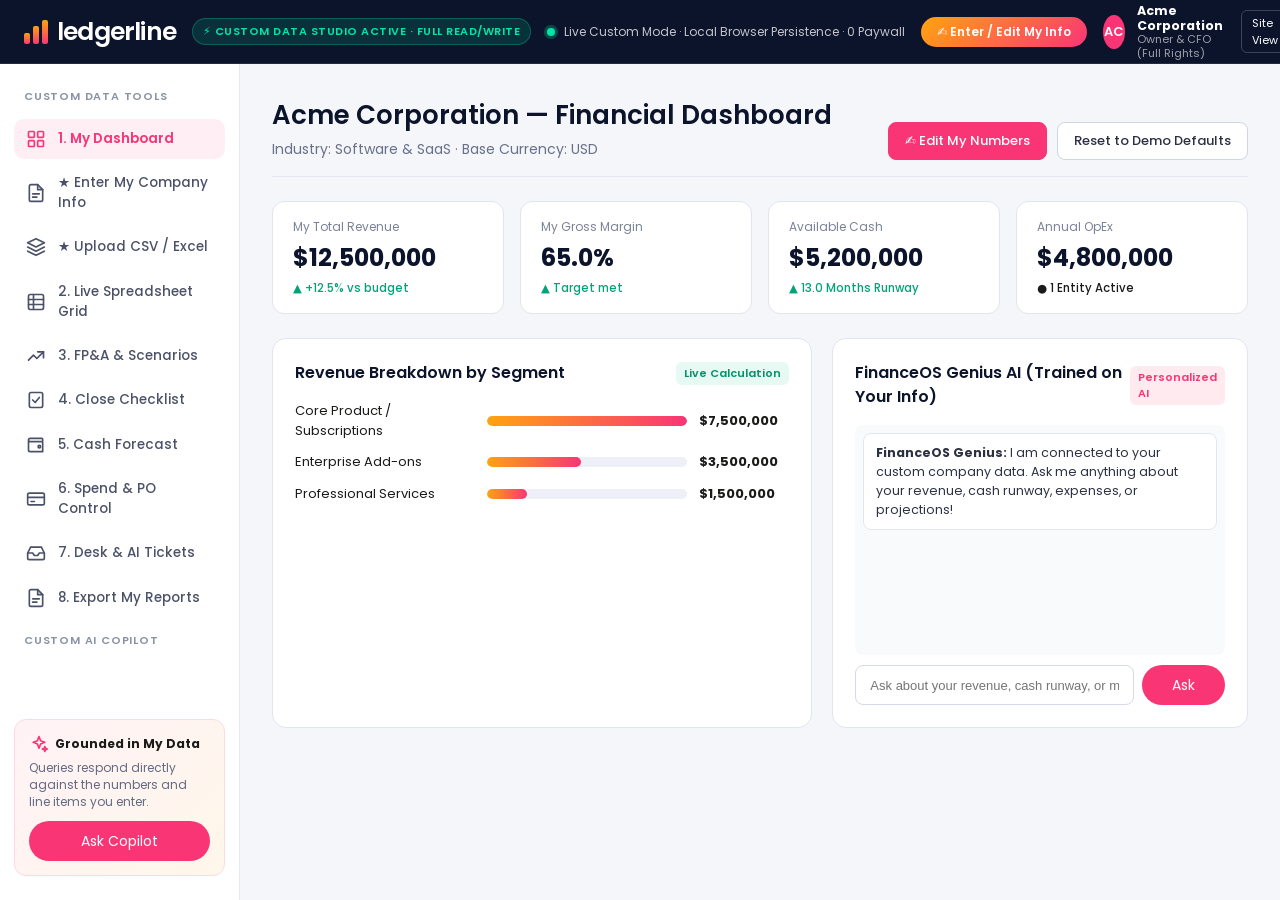
<file: app.html>
<!DOCTYPE html>
<html lang="en">
<head>
  <meta charset="UTF-8" />
  <meta name="viewport" content="width=device-width, initial-scale=1" />
  <title>Ledgerline FinanceOS — Custom Financial Data Studio (100% Unlocked)</title>
  <link rel="preconnect" href="https://fonts.googleapis.com" />
  <link rel="preconnect" href="https://fonts.gstatic.com" crossorigin />
  <link href="https://fonts.googleapis.com/css2?family=Poppins:wght@300;400;500;600;700&family=JetBrains+Mono:wght@400;500;600&display=swap" rel="stylesheet" />
  <link rel="stylesheet" href="styles.css" />
  <link rel="stylesheet" href="app.css" />
</head>
<body class="app-page">

<!-- SVG Sprite -->
<svg width="0" height="0" style="position:absolute" aria-hidden="true">
  <defs>
    <symbol id="i-grid" viewBox="0 0 24 24"><rect x="3" y="3" width="7" height="7" rx="1"/><rect x="14" y="3" width="7" height="7" rx="1"/><rect x="3" y="14" width="7" height="7" rx="1"/><rect x="14" y="14" width="7" height="7" rx="1"/></symbol>
    <symbol id="i-trend" viewBox="0 0 24 24"><path d="M3 17l6-6 4 4 8-8"/><path d="M14 7h7v7"/></symbol>
    <symbol id="i-checklist" viewBox="0 0 24 24"><rect x="4" y="3" width="16" height="18" rx="2"/><path d="m8 12 3 3 5-6"/></symbol>
    <symbol id="i-wallet" viewBox="0 0 24 24"><path d="M20 7V5a1 1 0 0 0-1-1H5a2 2 0 0 0 0 4h15v12H5a2 2 0 0 1-2-2V6"/><circle cx="16" cy="14" r="1.5"/></symbol>
    <symbol id="i-card" viewBox="0 0 24 24"><rect x="2" y="5" width="20" height="14" rx="2"/><path d="M2 10h20M6 15h4"/></symbol>
    <symbol id="i-inbox" viewBox="0 0 24 24"><path d="M22 12h-6l-2 3h-4l-2-3H2"/><path d="M5.5 5h13L22 12v6a2 2 0 0 1-2 2H4a2 2 0 0 1-2-2v-6z"/></symbol>
    <symbol id="i-table" viewBox="0 0 24 24"><rect x="3" y="3" width="18" height="18" rx="2"/><path d="M3 9h18M3 15h18M9 3v18"/></symbol>
    <symbol id="i-layers" viewBox="0 0 24 24"><path d="m12 2 10 5-10 5L2 7z"/><path d="m2 17 10 5 10-5"/><path d="m2 12 10 5 10-5"/></symbol>
    <symbol id="i-spark" viewBox="0 0 24 24"><path d="M12 3l1.9 5.1L19 10l-5.1 1.9L12 17l-1.9-5.1L5 10l5.1-1.9z"/><path d="M19 15l.8 2.2L22 18l-2.2.8L19 21l-.8-2.2L16 18l2.2-.8z"/></symbol>
    <symbol id="i-plug" viewBox="0 0 24 24"><path d="M9 2v6M15 2v6M6 8h12v4a6 6 0 0 1-12 0zM12 18v4"/></symbol>
    <symbol id="i-file" viewBox="0 0 24 24"><path d="M14 2H6a2 2 0 0 0-2 2v16a2 2 0 0 0 2 2h12a2 2 0 0 0 2-2V8z"/><path d="M14 2v6h6M8 13h8M8 17h5"/></symbol>
    <symbol id="i-check" viewBox="0 0 24 24"><path d="M5 13l4 4L19 7"/></symbol>
    <symbol id="i-arrow" viewBox="0 0 24 24"><path d="M5 12h14M13 6l6 6-6 6"/></symbol>
    <symbol id="i-shield" viewBox="0 0 24 24"><path d="M12 2l8 3v6c0 5-3.5 9-8 11-4.5-2-8-6-8-11V5z"/><path d="m9 12 2 2 4-4"/></symbol>
    <symbol id="i-upload" viewBox="0 0 24 24"><path d="M21 15v4a2 2 0 0 1-2 2H5a2 2 0 0 1-2-2v-4"/><polyline points="17 8 12 3 7 8"/><line x1="12" y1="3" x2="12" y2="15"/></symbol>
  </defs>
</svg>

<!-- ============ TOP BAR ============ -->
<header class="app-topbar">
  <div class="app-topbar__left">
    <a href="index.html" class="logo logo--light">
      <span class="logo__mark" aria-hidden="true"><i></i><i></i><i></i></span>
      <span class="logo__word">ledgerline</span>
    </a>
    <span class="unlocked-pill">⚡ CUSTOM DATA STUDIO ACTIVE · FULL READ/WRITE</span>
  </div>
  <div class="app-topbar__center">
    <div class="live-status"><i class="pulse-dot"></i> Live Custom Mode · Local Browser Persistence · 0 Paywall</div>
  </div>
  <div class="app-topbar__right">
    <button class="btn-top-custom" id="btnQuickEnterData">✍ Enter / Edit My Info</button>
    <div class="user-chip">
      <span class="user-chip__avatar" id="userAvatar">MY</span>
      <div class="user-chip__details">
        <strong id="userDisplayName">My Organization</strong>
        <small id="userRoleSubtitle">Owner & CFO (Full Rights)</small>
      </div>
      <a href="index.html" class="btn-logout" title="Exit to Public Site">Site View</a>
    </div>
  </div>
</header>

<!-- ============ APP SHELL ============ -->
<div class="app-shell">
  <!-- SIDEBAR NAVIGATION -->
  <aside class="app-shell__sidebar">
    <div class="sidebar-section-title">CUSTOM DATA TOOLS</div>
    <ul class="nav-links">
      <li class="is-active" data-tab="overview">
        <svg class="ico"><use href="#i-grid"/></svg>
        <span>1. My Dashboard</span>
      </li>
      <li data-tab="mydata">
        <svg class="ico"><use href="#i-file"/></svg>
        <span>★ Enter My Company Info</span>
      </li>
      <li data-tab="csvupload">
        <svg class="ico"><use href="#i-layers"/></svg>
        <span>★ Upload CSV / Excel</span>
      </li>
      <li data-tab="excel">
        <svg class="ico"><use href="#i-table"/></svg>
        <span>2. Live Spreadsheet Grid</span>
      </li>
      <li data-tab="fpa">
        <svg class="ico"><use href="#i-trend"/></svg>
        <span>3. FP&A & Scenarios</span>
      </li>
      <li data-tab="close">
        <svg class="ico"><use href="#i-checklist"/></svg>
        <span>4. Close Checklist</span>
      </li>
      <li data-tab="cash">
        <svg class="ico"><use href="#i-wallet"/></svg>
        <span>5. Cash Forecast</span>
      </li>
      <li data-tab="spend">
        <svg class="ico"><use href="#i-card"/></svg>
        <span>6. Spend & PO Control</span>
      </li>
      <li data-tab="desk">
        <svg class="ico"><use href="#i-inbox"/></svg>
        <span>7. Desk & AI Tickets</span>
      </li>
      <li data-tab="reports">
        <svg class="ico"><use href="#i-file"/></svg>
        <span>8. Export My Reports</span>
      </li>
    </ul>

    <div class="sidebar-section-title">CUSTOM AI COPILOT</div>
    <div class="ai-sidecard">
      <div class="ai-sidecard__header">
        <svg class="ico ico--pink"><use href="#i-spark"/></svg>
        <strong>Grounded in My Data</strong>
      </div>
      <p>Queries respond directly against the numbers and line items you enter.</p>
      <button class="btn btn--primary btn--sm btn--block" id="btnSideAiQuery">Ask Copilot</button>
    </div>
  </aside>

  <!-- CONTENT VIEWPORTS -->
  <main class="app-shell__content" id="appMainArea">

    <!-- TAB 1: OVERVIEW (DISPLAYING USER'S ENTERED INFO) -->
    <section class="tab-panel is-active" id="panel-overview">
      <div class="panel-header">
        <div>
          <h2 id="headerCompanyName">My Company Financial Overview</h2>
          <p class="subtitle" id="headerCompanySub">Live numbers calculated directly from your input data.</p>
        </div>
        <div class="panel-header__actions">
          <button class="action-btn action-btn--primary" id="btnHeaderEditData">✍ Edit My Numbers</button>
          <button class="action-btn" id="btnResetDefaults">Reset to Demo Defaults</button>
        </div>
      </div>

      <div class="kpi-banner">
        <div class="kpi-card">
          <span class="kpi-card__label">My Total Revenue</span>
          <div class="kpi-card__val" id="dispRevenue">$10,000,000</div>
          <span class="kpi-card__delta up" id="dispRevenueDelta">▲ +12.5% vs budget</span>
        </div>
        <div class="kpi-card">
          <span class="kpi-card__label">My Gross Margin</span>
          <div class="kpi-card__val" id="dispMargin">65.0%</div>
          <span class="kpi-card__delta up" id="dispMarginDelta">▲ Target met</span>
        </div>
        <div class="kpi-card">
          <span class="kpi-card__label">Available Cash</span>
          <div class="kpi-card__val" id="dispCash">$4,500,000</div>
          <span class="kpi-card__delta up" id="dispRunway">▲ 14 Months Runway</span>
        </div>
        <div class="kpi-card">
          <span class="kpi-card__label">Annual OpEx</span>
          <div class="kpi-card__val" id="dispOpex">$3,500,000</div>
          <span class="kpi-card__delta" id="dispEntities">● 1 Entity Active</span>
        </div>
      </div>

      <div class="workbench-grid">
        <div class="dash-card">
          <div class="dash-card__header">
            <h3>Revenue Breakdown by Segment</h3>
            <span class="tag tag--green">Live Calculation</span>
          </div>
          <div class="chart-canvas" id="customBarChart">
            <!-- Dynamic Bar Chart built by app.js -->
          </div>
        </div>

        <div class="dash-card">
          <div class="dash-card__header">
            <h3>FinanceOS Genius AI (Trained on Your Info)</h3>
            <span class="tag tag--pink">Personalized AI</span>
          </div>
          <div class="copilot-box">
            <div class="copilot-box__history" id="copilotHistory">
              <div class="chat-msg chat-msg--assistant" id="aiWelcomeMsg">
                <strong>FinanceOS Genius:</strong> I am connected to your custom company data. Ask me anything about your revenue, cash runway, expenses, or projections!
              </div>
            </div>
            <form class="copilot-box__input" id="copilotForm">
              <input type="text" id="copilotPrompt" placeholder="Ask about your revenue, cash runway, or margins..." />
              <button type="submit" class="btn btn--primary btn--sm">Ask</button>
            </form>
          </div>
        </div>
      </div>
    </section>

    <!-- TAB: ENTER MY COMPANY INFO (THE PRIMARY USER INPUT FORM) -->
    <section class="tab-panel" id="panel-mydata">
      <div class="panel-header">
        <div>
          <h2>★ Enter & Customize Your Financial Information</h2>
          <p class="subtitle">Update company details, financials, bank balances, and segments below. Everything updates across all tools immediately.</p>
        </div>
        <button class="action-btn action-btn--primary" id="btnSaveCompanyInfoTop">💾 Save All Changes</button>
      </div>

      <div class="dash-card">
        <form id="formCustomInfo" class="custom-data-form">
          <div class="form-section">
            <h3>1. Company & Entity Profile</h3>
            <div class="form-grid-3">
              <label>Company Name
                <input type="text" id="inpCompName" value="Acme Corporation" required />
              </label>
              <label>Industry
                <select id="inpIndustry">
                  <option>Software & SaaS</option>
                  <option>E-Commerce & Retail</option>
                  <option>Manufacturing</option>
                  <option>Healthcare</option>
                  <option>Professional Services</option>
                  <option>Construction & Real Estate</option>
                  <option>Other</option>
                </select>
              </label>
              <label>Primary Base Currency
                <select id="inpCurrency">
                  <option value="USD">USD ($)</option>
                  <option value="EUR">EUR (€)</option>
                  <option value="GBP">GBP (£)</option>
                  <option value="CAD">CAD ($)</option>
                  <option value="AUD">AUD ($)</option>
                  <option value="SGD">SGD ($)</option>
                </select>
              </label>
            </div>
          </div>

          <div class="form-section">
            <h3>2. Key Financial Numbers (Annual / YTD)</h3>
            <div class="form-grid-4">
              <label>Total Annual Revenue ($)
                <input type="number" id="inpRevenue" value="12500000" step="1000" required />
              </label>
              <label>Cost of Goods Sold (COGS) ($)
                <input type="number" id="inpCogs" value="4375000" step="1000" required />
              </label>
              <label>Operating Expenses (OpEx) ($)
                <input type="number" id="inpOpex" value="4800000" step="1000" required />
              </label>
              <label>Current Total Cash on Hand ($)
                <input type="number" id="inpCash" value="5200000" step="1000" required />
              </label>
            </div>
            <div class="auto-calc-preview">
              <span>Gross Profit: <strong id="previewGrossProfit">$8,125,000</strong></span>
              <span>Gross Margin: <strong id="previewMargin">65.0%</strong></span>
              <span>Net Income (EBITDA): <strong id="previewEbitda">$3,325,000</strong></span>
              <span>Est. Cash Runway: <strong id="previewRunway">13.0 Months</strong></span>
            </div>
          </div>

          <div class="form-section">
            <h3>3. Revenue Segments & Products</h3>
            <div class="form-grid-3">
              <label>Segment 1 Name & Revenue ($)
                <div class="split-input">
                  <input type="text" id="inpSeg1Name" value="Core Product / Subscriptions" />
                  <input type="number" id="inpSeg1Val" value="7500000" />
                </div>
              </label>
              <label>Segment 2 Name & Revenue ($)
                <div class="split-input">
                  <input type="text" id="inpSeg2Name" value="Enterprise Add-ons" />
                  <input type="number" id="inpSeg2Val" value="3500000" />
                </div>
              </label>
              <label>Segment 3 Name & Revenue ($)
                <div class="split-input">
                  <input type="text" id="inpSeg3Name" value="Professional Services" />
                  <input type="number" id="inpSeg3Val" value="1500000" />
                </div>
              </label>
            </div>
          </div>

          <div class="form-section">
            <h3>4. Bank & Liquidity Accounts</h3>
            <div class="form-grid-2">
              <label>Primary Operating Bank & Balance ($)
                <div class="split-input">
                  <input type="text" id="inpBank1Name" value="JPMorgan Chase Operating" />
                  <input type="number" id="inpBank1Val" value="3800000" />
                </div>
              </label>
              <label>Secondary / Treasury Bank & Balance ($)
                <div class="split-input">
                  <input type="text" id="inpBank2Name" value="Silicon Valley / Barclays Treasury" />
                  <input type="number" id="inpBank2Val" value="1400000" />
                </div>
              </label>
            </div>
          </div>

          <div class="form-actions">
            <button type="submit" class="btn btn--primary">💾 Save & Apply Everywhere</button>
            <button type="button" class="btn btn--secondary" id="btnCancelEdit">Cancel</button>
          </div>
        </form>
      </div>
    </section>

    <!-- TAB: CSV / EXCEL UPLOAD -->
    <section class="tab-panel" id="panel-csvupload">
      <div class="panel-header">
        <div>
          <h2>★ Upload CSV / Excel File</h2>
          <p class="subtitle">Drop your own financial statement or trial balance file to populate all models.</p>
        </div>
      </div>

      <div class="dash-card">
        <div class="upload-dropzone" id="dropZone">
          <svg class="ico upload-icon"><use href="#i-upload"/></svg>
          <h3>Drag and drop your CSV or Excel file here</h3>
          <p>Or click to browse from your device (.csv, .xlsx, .txt)</p>
          <input type="file" id="fileInput" accept=".csv, .xlsx, .txt" style="display:none;" />
          <button type="button" class="action-btn action-btn--primary" onclick="document.getElementById('fileInput').click()">Browse Files</button>
        </div>

        <div class="upload-preview" id="uploadPreview" hidden>
          <h3>Parsed Data Preview:</h3>
          <div class="table-wrap" id="parsedTableContainer"></div>
          <button class="btn btn--primary btn--sm" id="btnImportParsed">Apply Parsed Data to Dashboard</button>
        </div>
      </div>
    </section>

    <!-- TAB: SPREADSHEET (DIRECT EDIT CELLS) -->
    <section class="tab-panel" id="panel-excel">
      <div class="panel-header">
        <div>
          <h2>Interactive Spreadsheet Grid</h2>
          <p class="subtitle">Click and edit any cell directly. Changes immediately recalculate your model.</p>
        </div>
        <button class="action-btn action-btn--primary" id="btnSimulateExcelSave">Commit Cells to Model</button>
      </div>

      <div class="dash-card">
        <div class="excel-sim-grid" id="excelGrid">
          <div class="grid-row grid-row--header">
            <div>Line Item Description</div>
            <div>Q1 Actual</div>
            <div>Q2 Actual</div>
            <div>Q3 Forecast</div>
            <div>Q4 Forecast</div>
            <div>Full Year</div>
          </div>
          <div class="grid-row">
            <div><input type="text" class="xl-cell-desc" value="Gross Revenue" /></div>
            <div><input type="number" class="xl-cell xl-calc" value="2800000" /></div>
            <div><input type="number" class="xl-cell xl-calc" value="3100000" /></div>
            <div><input type="number" class="xl-cell xl-calc" value="3250000" /></div>
            <div><input type="number" class="xl-cell xl-calc" value="3350000" /></div>
            <div class="xl-total b up">$12,500,000</div>
          </div>
          <div class="grid-row">
            <div><input type="text" class="xl-cell-desc" value="Cost of Goods (COGS)" /></div>
            <div><input type="number" class="xl-cell xl-calc" value="980000" /></div>
            <div><input type="number" class="xl-cell xl-calc" value="1080000" /></div>
            <div><input type="number" class="xl-cell xl-calc" value="1135000" /></div>
            <div><input type="number" class="xl-cell xl-calc" value="1180000" /></div>
            <div class="xl-total b down">$4,375,000</div>
          </div>
          <div class="grid-row">
            <div><input type="text" class="xl-cell-desc" value="Sales & Marketing" /></div>
            <div><input type="number" class="xl-cell xl-calc" value="500000" /></div>
            <div><input type="number" class="xl-cell xl-calc" value="550000" /></div>
            <div><input type="number" class="xl-cell xl-calc" value="580000" /></div>
            <div><input type="number" class="xl-cell xl-calc" value="620000" /></div>
            <div class="xl-total b">$2,250,000</div>
          </div>
          <div class="grid-row">
            <div><input type="text" class="xl-cell-desc" value="R&D / Engineering" /></div>
            <div><input type="number" class="xl-cell xl-calc" value="380000" /></div>
            <div><input type="number" class="xl-cell xl-calc" value="410000" /></div>
            <div><input type="number" class="xl-cell xl-calc" value="440000" /></div>
            <div><input type="number" class="xl-cell xl-calc" value="470000" /></div>
            <div class="xl-total b">$1,700,000</div>
          </div>
          <div class="grid-row">
            <div><input type="text" class="xl-cell-desc" value="General & Admin (G&A)" /></div>
            <div><input type="number" class="xl-cell xl-calc" value="190000" /></div>
            <div><input type="number" class="xl-cell xl-calc" value="210000" /></div>
            <div><input type="number" class="xl-cell xl-calc" value="220000" /></div>
            <div><input type="number" class="xl-cell xl-calc" value="230000" /></div>
            <div class="xl-total b">$850,000</div>
          </div>
        </div>
        <button class="action-btn" id="btnAddGridRow">+ Add Custom Row</button>
      </div>
    </section>

    <!-- TAB: FP&A SCENARIOS -->
    <section class="tab-panel" id="panel-fpa">
      <div class="panel-header">
        <div>
          <h2>FP&A Scenario Modeling Engine</h2>
          <p class="subtitle">Run real-time what-if driver simulations on your custom baseline.</p>
        </div>
        <button class="action-btn action-btn--primary" id="btnRunScenario">Apply High-Growth Drivers</button>
      </div>

      <div class="dash-card">
        <h3>Driver Modifiers</h3>
        <div class="scenario-controls">
          <div class="control-group">
            <label>Headcount Growth Rate: <b id="valHeadcount">15%</b></label>
            <input type="range" min="0" max="50" value="15" id="sliderHeadcount" />
          </div>
          <div class="control-group">
            <label>Customer Churn: <b id="valChurn">4.5%</b></label>
            <input type="range" min="1" max="15" value="4.5" step="0.5" id="sliderChurn" />
          </div>
          <div class="control-group">
            <label>CAC Payback Adjustment: <b id="valCac">9 Mo</b></label>
            <input type="range" min="3" max="24" value="9" id="sliderCac" />
          </div>
        </div>

        <div class="scenario-result-box">
          <div class="res-item">
            <span>Projected Annual Net ARR:</span>
            <strong id="resArr">$14,200,000</strong>
          </div>
          <div class="res-item">
            <span>Estimated Ending Cash:</span>
            <strong id="resCash">$6,140,000</strong>
          </div>
          <div class="res-item">
            <span>Projected EBITDA Margin:</span>
            <strong id="resEbitda" class="up">26.8%</strong>
          </div>
        </div>
      </div>
    </section>

    <!-- TAB: CLOSE CHECKLIST -->
    <section class="tab-panel" id="panel-close">
      <div class="panel-header">
        <div>
          <h2>Custom Month-End Close Checklist</h2>
          <p class="subtitle">Add your own close tasks and sign them off.</p>
        </div>
        <div class="panel-header__actions">
          <button class="action-btn" id="btnAddNewCloseTask">+ Add Custom Close Task</button>
          <button class="action-btn action-btn--primary" id="btnMarkAllClose">Sign Off All Tasks</button>
        </div>
      </div>

      <div class="dash-card">
        <div class="close-progress-bar">
          <div class="close-progress-bar__fill" id="closeBarFill" style="width: 50%;"></div>
        </div>
        <p class="close-status-text" id="closeStatusText"><strong>50% Completed</strong> — 2 of 4 activities reconciled</p>

        <table class="data-table" id="tableClose">
          <thead>
            <tr>
              <th>Task Description</th>
              <th>Assigned Owner</th>
              <th>Status</th>
              <th>Action</th>
            </tr>
          </thead>
          <tbody id="tbodyCloseTasks">
            <tr>
              <td>Reconcile Primary Bank Account</td>
              <td>Finance Lead</td>
              <td><span class="badge-status badge-status--done">Reconciled</span></td>
              <td><button class="btn-tbl-action" disabled>Completed</button></td>
            </tr>
            <tr>
              <td>Validate Monthly Invoices & Billing</td>
              <td>Controller</td>
              <td><span class="badge-status badge-status--pending">Pending Signoff</span></td>
              <td><button class="btn-tbl-action btn-approve-task">Sign Off</button></td>
            </tr>
            <tr>
              <td>Payroll & Benefits Expense Booking</td>
              <td>HR & Payroll</td>
              <td><span class="badge-status badge-status--done">Reconciled</span></td>
              <td><button class="btn-tbl-action" disabled>Completed</button></td>
            </tr>
            <tr>
              <td>Executive P&L Review</td>
              <td>CFO</td>
              <td><span class="badge-status badge-status--pending">Review Needed</span></td>
              <td><button class="btn-tbl-action btn-approve-task">Sign Off</button></td>
            </tr>
          </tbody>
        </table>
      </div>
    </section>

    <!-- TAB: CASH FORECAST -->
    <section class="tab-panel" id="panel-cash">
      <div class="panel-header">
        <div>
          <h2>13-Week Cash Flow Direct Forecast</h2>
          <p class="subtitle">Custom bank accounts and liquidation schedule.</p>
        </div>
        <button class="action-btn action-btn--primary" id="btnSyncBanks">Recalculate 13-Week Trajectory</button>
      </div>

      <div class="dash-card">
        <table class="data-table" id="tableCash">
          <thead>
            <tr>
              <th>Entity / Bank Account</th>
              <th>Available Cash</th>
              <th>Week +4 Projected</th>
              <th>Week +13 Projected</th>
            </tr>
          </thead>
          <tbody id="tbodyCash">
            <!-- Populated from User Data -->
          </tbody>
        </table>
      </div>
    </section>

    <!-- TAB: SPEND & POs -->
    <section class="tab-panel" id="panel-spend">
      <div class="panel-header">
        <div>
          <h2>Spend Management & PO Requisition</h2>
          <p class="subtitle">Enter your company's purchase orders and approve requisitions.</p>
        </div>
        <button class="action-btn action-btn--primary" id="btnCreatePO">+ Add My Purchase Order</button>
      </div>

      <div class="dash-card">
        <table class="data-table" id="tableSpend">
          <thead>
            <tr>
              <th>Vendor / Description</th>
              <th>Department</th>
              <th>Amount</th>
              <th>Action</th>
            </tr>
          </thead>
          <tbody id="tbodySpend">
            <tr>
              <td>Cloud Infrastructure Server Hosting</td>
              <td>Engineering</td>
              <td>$14,500</td>
              <td><button class="action-btn action-btn--sm btn-po-approve">Approve</button></td>
            </tr>
            <tr>
              <td>Marketing Digital Advertising Budget</td>
              <td>Marketing</td>
              <td>$8,200</td>
              <td><button class="action-btn action-btn--sm btn-po-approve">Approve</button></td>
            </tr>
          </tbody>
        </table>
      </div>
    </section>

    <!-- TAB: DESK & AI TICKETS -->
    <section class="tab-panel" id="panel-desk">
      <div class="panel-header">
        <div>
          <h2>Custom Helpdesk AI Tickets</h2>
          <p class="subtitle">Submit stakeholder inquiries to get AI-drafted responses grounded in your custom data.</p>
        </div>
      </div>

      <div class="dash-card">
        <div class="ticket-view">
          <div class="ticket-list" id="ticketList">
            <div class="ticket-item is-selected" data-ticket="1">
              <strong>#T-101: Current Available Cash & Runway</strong>
              <small>From: Board Member · 5 mins ago</small>
            </div>
            <div class="ticket-item" data-ticket="2">
              <strong>#T-102: Segment Revenue Breakdown</strong>
              <small>From: Sales Lead · 30 mins ago</small>
            </div>
          </div>
          <div class="ticket-detail" id="ticketDetailArea">
            <!-- Dynamic Content -->
          </div>
        </div>
      </div>
    </section>

    <!-- TAB: REPORTS & EXPORT -->
    <section class="tab-panel" id="panel-reports">
      <div class="panel-header">
        <div>
          <h2>Export My Financial Reports</h2>
          <p class="subtitle">Download complete packages formatted with your custom company data.</p>
        </div>
        <button class="action-btn action-btn--primary" id="btnExportFullDataJson">Download Backup (JSON)</button>
      </div>

      <div class="dash-card">
        <table class="data-table">
          <thead>
            <tr>
              <th>Report Package</th>
              <th>Source Numbers</th>
              <th>Action</th>
            </tr>
          </thead>
          <tbody>
            <tr>
              <td>My Consolidated Income Statement (P&L)</td>
              <td>Your entered revenue ($), COGS, and OpEx</td>
              <td><button class="action-btn action-btn--sm btn-dl-custom" data-type="pnl">Download .CSV</button></td>
            </tr>
            <tr>
              <td>My Cash & Liquidity Report</td>
              <td>Your entered bank balances & 13-week forecast</td>
              <td><button class="action-btn action-btn--sm btn-dl-custom" data-type="cash">Download .CSV</button></td>
            </tr>
            <tr>
              <td>Executive Summary Deck</td>
              <td>KPIs & Segment margins</td>
              <td><button class="action-btn action-btn--sm btn-dl-custom" data-type="exec">Download .CSV</button></td>
            </tr>
          </tbody>
        </table>
      </div>
    </section>

  </main>
</div>

<!-- ============ TOAST NOTIFICATION ============ -->
<div class="toast" id="appToast">Data Saved Successfully</div>

<script src="app.js"></script>
</body>
</html>
</file>
<file: styles.css>
/* ==========================================================================
   Ledgerline — FinanceOS style landing page
   ========================================================================== */
:root {
  --pink: #f93576;
  --pink-dark: #c90345;
  --orange: #ffa310;
  --navy: #0c142b;
  --navy-2: #0d142a;
  --ink: #1a1a18;
  --muted: #5a5a6e;
  --cream: #fff9ec;
  --line: #e9e9e9;
  --font: "Poppins", system-ui, -apple-system, "Segoe UI", Roboto, "Helvetica Neue", Arial, sans-serif;
}

*, *::before, *::after { box-sizing: border-box; }
html { scroll-behavior: smooth; }
body { margin: 0; font-family: var(--font); color: var(--ink); background: #fff; -webkit-font-smoothing: antialiased; line-height: 1.5; }
img { max-width: 100%; display: block; }
a { color: inherit; }
button { font-family: inherit; }
h1, h2, h3 { font-weight: 400; }

.container { max-width: 1280px; margin: 0 auto; padding-inline: clamp(20px, 5vw, 80px); }
.skip-link { position: absolute; left: -9999px; top: 8px; background: #fff; padding: 8px 14px; z-index: 2000; }
.skip-link:focus { left: 8px; }

.ico { width: 20px; height: 20px; fill: none; stroke: currentColor; stroke-width: 2; stroke-linecap: round; stroke-linejoin: round; flex-shrink: 0; }
.ico--sm { width: 14px; height: 14px; }
.ico--pink { color: var(--pink); }
.muted { color: #8a8a99; font-size: 11px; }
.up { color: #00a37a; }
.down { color: #e5484d; }
.accent { color: var(--pink); }

/* ---------- Logo ---------- */
.logo { display: inline-flex; align-items: center; gap: 9px; text-decoration: none; color: var(--navy); }
.logo__mark { display: inline-flex; align-items: flex-end; gap: 3px; height: 24px; }
.logo__mark i { display: block; width: 6px; border-radius: 2px; background: linear-gradient(180deg, var(--orange), var(--pink)); }
.logo__mark i:nth-child(1) { height: 45%; }
.logo__mark i:nth-child(2) { height: 75%; }
.logo__mark i:nth-child(3) { height: 100%; }
.logo__mark--sm { height: 14px; gap: 2px; }
.logo__mark--sm i { width: 4px; }
.logo__word { font-size: 25px; font-weight: 600; letter-spacing: -.8px; }
.logo--light { color: #fff; }

/* ---------- Buttons ---------- */
.btn { display: inline-flex; align-items: center; justify-content: center; gap: 14px; border-radius: 55px; font-size: 16px; line-height: 1.3; min-width: 206px; text-decoration: none; cursor: pointer; transition: transform .3s ease, box-shadow .3s ease, background-color .3s ease, border-color .3s ease; border: 0; }
.btn--primary { background: var(--pink); color: #fff; padding: 14px 32px; }
.btn--primary .ico { transition: transform .3s ease; }
.btn--primary:hover { transform: translateY(-2px); box-shadow: 0 10px 24px -6px rgba(249, 53, 118, .5); }
.btn--primary:hover .ico { transform: translateX(4px); }
.btn--secondary { background: transparent; color: #fff; border: 1px solid rgba(255,255,255,.5); padding: 13px 32px; }
.btn--secondary:hover { background: rgba(255,255,255,.08); border-color: #fff; transform: translateY(-2px); }
.btn--sm { min-width: 0; font-size: 14px; padding: 11px 30px; gap: 8px; }
.btn--block { width: 100%; }

.pill-link { display: inline-flex; align-items: center; gap: 8px; padding: 9px 24px; border: 1px solid var(--pink); border-radius: 9999px; color: var(--pink); font-size: 16px; line-height: 1.6; text-decoration: none; transition: background-color .2s ease, color .2s ease; }
.pill-link:hover { background: var(--pink); color: #fff; }

.dots { display: inline-flex; gap: 6px; }
.dots i { width: 10px; height: 10px; border-radius: 50%; background: #ff5f57; }
.dots i:nth-child(2) { background: #febc2e; }
.dots i:nth-child(3) { background: #28c840; }

/* ==========================================================================
   HEADER
   ========================================================================== */
.site-header { position: sticky; top: 0; z-index: 999; background: #fff; transition: box-shadow .25s ease; }
.site-header.is-scrolled { box-shadow: 0 2px 7px 0 rgba(133, 136, 156, .25); }
.header__inner { display: flex; align-items: center; gap: 24px; height: 76px; }
.main-nav { flex: 1; display: flex; justify-content: center; }
.nav-menu { list-style: none; margin: 0; padding: 0; display: flex; gap: 4px; }
.nav-item { position: relative; }
.nav-link { display: inline-flex; align-items: center; gap: 4px; padding: 26px 14px; font-size: 15px; color: var(--navy); text-decoration: none; background: none; border: 0; cursor: pointer; transition: color .2s; }
.nav-link .ico { width: 14px; height: 14px; transition: transform .2s; }
.nav-item:hover > .nav-link, .nav-item:focus-within > .nav-link { color: var(--pink); }
.nav-item:hover > .nav-link .ico, .nav-item:focus-within > .nav-link .ico { transform: rotate(180deg); }

.mega { position: absolute; top: calc(100% - 6px); left: 50%; transform: translate(-50%, 8px); opacity: 0; visibility: hidden; transition: opacity .2s ease, transform .2s ease, visibility .2s; background: #fff; border-radius: 18px; box-shadow: 0 24px 60px -12px rgba(12, 20, 43, .22), 0 0 0 1px rgba(12,20,43,.05); padding: 28px; display: flex; gap: 36px; z-index: 50; }
.nav-item:hover > .mega, .nav-item:focus-within > .mega { opacity: 1; visibility: visible; transform: translate(-50%, 0); }
.mega__col { min-width: 220px; }
.mega__col--wide ul { display: grid; grid-template-columns: repeat(2, minmax(220px, 1fr)); column-gap: 12px; }
.mega__title { font-size: 12px; text-transform: uppercase; letter-spacing: 1px; color: #9a9a93; margin: 0 0 12px 10px; font-weight: 500; }
.mega ul { list-style: none; margin: 0; padding: 0; }
.mega a { display: flex; align-items: center; gap: 12px; padding: 9px 10px; border-radius: 10px; text-decoration: none; color: var(--navy); font-size: 14px; transition: background-color .15s; }
.mega a:hover { background: #fff4f7; }
.mega a:hover .mega__ico { background: var(--pink); color: #fff; }
.mega__ico { width: 34px; height: 34px; border-radius: 9px; background: #fff0f5; color: var(--pink); display: grid; place-items: center; flex-shrink: 0; transition: background-color .15s, color .15s; }
.mega__ico .ico { width: 18px; height: 18px; }
.mega__txt { display: flex; flex-direction: column; }
.mega__txt small { color: #7a7a86; font-size: 12px; line-height: 1.4; margin-top: 2px; max-width: 250px; }

.header__actions { display: flex; align-items: center; gap: 14px; }
.icon-btn { width: 40px; height: 40px; border-radius: 50%; border: 0; background: transparent; color: var(--navy); display: grid; place-items: center; cursor: pointer; transition: background-color .2s; }
.icon-btn:hover { background: #f4f4f7; }
.search { position: relative; display: flex; align-items: center; }
.search__form { position: absolute; right: 44px; width: 0; overflow: hidden; transition: width .3s ease; }
.search.is-open .search__form { width: 220px; }
.search__form input { width: 220px; border: 1px solid #ddd; border-radius: 999px; padding: 9px 16px; font-family: inherit; font-size: 14px; outline: none; }
.search__form input:focus { border-color: var(--pink); }
.login-link { font-size: 15px; color: var(--navy); text-decoration: none; }
.login-link:hover { color: var(--pink); }
.btn-demo { background: var(--pink); color: #fff; text-decoration: none; padding: 10px 22px; border-radius: 999px; font-size: 14px; white-space: nowrap; transition: background-color .2s, transform .2s; }
.btn-demo:hover { background: var(--pink-dark); transform: translateY(-1px); }
.menu-toggle { display: none; }
.nav-mobile-actions { display: none; }

/* ==========================================================================
   HERO
   ========================================================================== */
.hero { background: #fff; text-align: center; overflow: hidden; }
.hero__dark { --mx: -300px; --my: -300px; --glow: 0; position: relative; isolation: isolate; background: var(--navy); padding-top: 20px; }
.hero__dark::before { content: ""; position: absolute; inset: 0; pointer-events: none; z-index: 0; background-image: radial-gradient(circle, rgba(255,255,255,.12) 1px, transparent 1.3px); background-size: 15px 15px; }
.hero__glow { position: absolute; inset: 0; pointer-events: none; z-index: 0; opacity: var(--glow); transition: opacity .4s ease;
  -webkit-mask: radial-gradient(circle, #000 1.3px, transparent 1.7px) top left / 15px 15px repeat;
          mask: radial-gradient(circle, #000 1.3px, transparent 1.7px) top left / 15px 15px repeat; }
.hero__glow-plus, .hero__glow-cross { position: absolute; inset: 0;
  -webkit-mask: radial-gradient(ellipse var(--arm) var(--thick) at var(--mx) var(--my), #000 0, rgba(0,0,0,.45) 55%, transparent 80%), radial-gradient(ellipse var(--thick) var(--arm) at var(--mx) var(--my), #000 0, rgba(0,0,0,.45) 55%, transparent 80%);
          mask: radial-gradient(ellipse var(--arm) var(--thick) at var(--mx) var(--my), #000 0, rgba(0,0,0,.45) 55%, transparent 80%), radial-gradient(ellipse var(--thick) var(--arm) at var(--mx) var(--my), #000 0, rgba(0,0,0,.45) 55%, transparent 80%); }
.hero__glow-plus { --arm: 105px; --thick: 26px; }
.hero__glow-cross { --arm: 64px; --thick: 22px; transform: rotate(45deg); transform-origin: var(--mx) var(--my); }
.hero__glow-arm { position: absolute; inset: 0; display: block; background: linear-gradient(90deg, rgba(249,53,118,.95), rgba(255,163,16,.95), rgba(249,53,118,.95)); }

.hero__inner { position: relative; z-index: 1; padding-top: 56px; }
.hero__eyebrow { color: var(--pink); font-size: 14px; font-weight: 600; letter-spacing: .2px; margin: 0 0 16px; }
.hero__title { color: #fff; font-size: 64px; font-weight: 400; line-height: 1.04; margin: 0 auto; max-width: 720px; letter-spacing: -1.2px; }
.hero__subhead { color: rgba(255,255,255,.85); font-size: 17px; line-height: 1.4; margin: 16px auto 0; max-width: 576px; }
.hero__cta-wrap { display: flex; flex-wrap: wrap; justify-content: center; align-items: center; gap: 16px; margin-top: 40px; }

.trust-badges { display: flex; flex-wrap: wrap; align-items: center; justify-content: center; gap: 40px; margin-top: 40px; }
.trust-badges--left { justify-content: flex-start; gap: 24px; margin-top: 28px; }
.trust-badge { display: flex; align-items: center; gap: 10px; }
.tb-logo { display: inline-flex; align-items: center; gap: 6px; color: #fff; font-weight: 600; font-size: 15px; }
.tb-logo--g2 { width: 34px; height: 34px; border-radius: 50%; background: #ff492c; justify-content: center; font-size: 14px; font-weight: 700; }
.tb-meta { display: flex; flex-direction: column; align-items: flex-start; gap: 2px; }
.tb-text { color: rgba(255,255,255,.85); font-size: 12px; line-height: 1.3; }
.tb-stars { display: inline-flex; gap: 1px; }
.tb-stars .ico { width: 13px; height: 13px; color: #ffb21d; }
.tb-stars .ico.half { color: rgba(255,255,255,.3); }
.trust-badge--ms { gap: 8px; }
.ms-squares { display: grid; grid-template-columns: 11px 11px; gap: 2px; }
.ms-squares i { width: 11px; height: 11px; background: #f25022; }
.ms-squares i:nth-child(2) { background: #7fba00; }
.ms-squares i:nth-child(3) { background: #00a4ef; }
.ms-squares i:nth-child(4) { background: #ffb900; }
.ms-text { display: flex; flex-direction: column; text-align: left; color: #fff; line-height: 1.1; }
.ms-text b { font-weight: 600; font-size: 14px; }
.ms-text small { font-size: 10px; color: rgba(255,255,255,.75); }

.hero__tour { position: relative; z-index: 1; margin-top: 56px; padding-bottom: 8px; background: linear-gradient(180deg, transparent 0, transparent 17%, #fff 17%); }
.hero__tour-wrap { position: relative; max-width: 92%; margin: 0 auto; border-radius: 14px; transition: transform .35s cubic-bezier(.2,.7,.2,1); }
.hero__tour-btn { position: absolute; left: 50%; top: 50%; transform: translate(-50%, -50%); box-shadow: 0 2.5px 11px rgba(0,0,0,.15); z-index: 3; }
.hero__tour-btn::before { content: ""; position: absolute; inset: -6px; border-radius: 999px; border: 2px solid rgba(249,53,118,.6); opacity: 0; z-index: -1; animation: tour-pulse 2.4s ease-out infinite; }
.hero__tour-wrap:hover .hero__tour-btn, .hero__tour-btn:hover { transform: translate(-50%, calc(-50% - 2px)); }
.hero__tour-wrap:hover .app { filter: saturate(.9) brightness(.97); }
@keyframes tour-pulse { 0% { opacity: .55; transform: scale(.92); } 70% { opacity: 0; transform: scale(1.18); } 100% { opacity: 0; } }

/* ---------- App mockup ---------- */
.app { background: #fff; border-radius: 14px; overflow: hidden; text-align: left; box-shadow: 0 30px 80px -20px rgba(12,20,43,.45), 0 0 0 1px rgba(12,20,43,.08); transition: filter .3s; font-size: 12px; }
.app__bar { display: flex; align-items: center; gap: 16px; height: 38px; padding: 0 16px; background: #f4f5f8; border-bottom: 1px solid #e7e8ee; }
.app__url { flex: 1; max-width: 420px; margin: 0 auto; background: #fff; border: 1px solid #e3e4ea; border-radius: 6px; padding: 3px 12px; font-size: 11px; color: #7a7d8c; text-align: center; white-space: nowrap; overflow: hidden; text-overflow: ellipsis; }
.app__body { display: grid; grid-template-columns: 190px 1fr; min-height: 560px; }
.app__side { background: var(--navy); color: rgba(255,255,255,.75); padding: 18px 12px; display: flex; flex-direction: column; }
.app__brand { display: flex; align-items: center; gap: 8px; color: #fff; font-weight: 600; font-size: 14px; padding: 0 8px 18px; }
.app__side ul { list-style: none; margin: 0; padding: 0; display: flex; flex-direction: column; gap: 2px; }
.app__side li { display: flex; align-items: center; gap: 10px; padding: 9px 10px; border-radius: 8px; font-size: 12.5px; }
.app__side li .ico { width: 16px; height: 16px; }
.app__side li.is-active { background: rgba(249,53,118,.16); color: #fff; }
.app__side li.is-active .ico { color: var(--pink); }
.app__side-ai { margin-top: auto; display: flex; align-items: center; gap: 8px; padding: 10px; border-radius: 10px; background: linear-gradient(90deg, rgba(249,53,118,.25), rgba(255,163,16,.18)); color: #fff; font-size: 12px; }
.app__side-ai .ico { width: 16px; height: 16px; }
.app__main { background: #f7f8fb; padding: 18px 20px; display: flex; flex-direction: column; gap: 14px; min-width: 0; }
.app__head { display: flex; justify-content: space-between; align-items: flex-end; gap: 12px; flex-wrap: wrap; }
.app__crumb { color: #8a8d9c; font-size: 11px; }
.app__title { font-size: 19px; font-weight: 500; color: var(--navy); }
.app__title span { font-size: 12px; color: #8a8d9c; font-weight: 400; margin-left: 6px; }
.app__filters { display: flex; gap: 6px; flex-wrap: wrap; }
.chip { background: #fff; border: 1px solid #e3e4ea; border-radius: 999px; padding: 4px 11px; font-size: 11px; color: #4a4f5a; }
.chip--pink { border-color: rgba(249,53,118,.4); color: var(--pink); background: #fff4f7; }
.kpis { display: grid; grid-template-columns: repeat(4, 1fr); gap: 12px; }
.kpi { position: relative; background: #fff; border: 1px solid #eceef3; border-radius: 12px; padding: 12px 14px 34px; display: flex; flex-direction: column; gap: 2px; overflow: hidden; }
.kpi__l { color: #8a8d9c; font-size: 11px; }
.kpi b { font-size: 20px; font-weight: 600; color: var(--navy); }
.kpi em { font-style: normal; font-size: 11px; font-weight: 500; }
.spark { position: absolute; left: 0; right: 0; bottom: 0; width: 100%; height: 30px; }
.spark polyline { fill: none; stroke: var(--pink); stroke-width: 2; vector-effect: non-scaling-stroke; }
.app__grid { display: grid; grid-template-columns: 1.6fr 1fr; gap: 12px; flex: 1; }
.panel { background: #fff; border: 1px solid #eceef3; border-radius: 12px; padding: 14px; display: flex; flex-direction: column; min-width: 0; }
.panel__head { display: flex; justify-content: space-between; align-items: center; margin-bottom: 10px; gap: 8px; }
.panel__head b { font-weight: 600; font-size: 12.5px; color: var(--navy); display: inline-flex; align-items: center; gap: 6px; }
.panel__head b .ico { width: 15px; height: 15px; }
.legend { display: inline-flex; align-items: center; gap: 6px; font-size: 10.5px; color: #8a8d9c; }
.lg { width: 8px; height: 8px; border-radius: 2px; display: inline-block; }
.lg--a { background: var(--pink); }
.lg--b { background: #d9dbe4; margin-left: 6px; }
.bars { flex: 1; display: flex; align-items: flex-end; gap: 8px; min-height: 150px; padding-top: 6px; border-bottom: 1px solid #eceef3; }
.bars .bar-g { flex: 1; display: flex; flex-direction: column; align-items: center; gap: 4px; height: 100%; justify-content: flex-end; }
.bars .bar-pair { display: flex; align-items: flex-end; gap: 2px; width: 100%; height: 100%; justify-content: center; }
.bars .bar-pair i { width: 42%; max-width: 12px; border-radius: 3px 3px 0 0; background: var(--pink); transform-origin: bottom; animation: grow .9s cubic-bezier(.2,.7,.2,1) backwards; }
.bars .bar-pair i.b { background: #d9dbe4; }
.bars .bar-g span { font-size: 9.5px; color: #9a9caa; }
@keyframes grow { from { transform: scaleY(0); } }
.donut-wrap { display: flex; align-items: center; gap: 16px; flex: 1; }
.donut { width: 110px; height: 110px; border-radius: 50%; flex-shrink: 0; display: grid; place-items: center; background: conic-gradient(#f93576 0 38%, #ffa310 38% 65%, #578aff 65% 86%, #00b386 86% 100%); position: relative; }
.donut::after { content: ""; position: absolute; inset: 18px; background: #fff; border-radius: 50%; }
.donut span { position: relative; z-index: 1; font-weight: 600; font-size: 13px; color: var(--navy); }
.donut-legend { list-style: none; margin: 0; padding: 0; display: flex; flex-direction: column; gap: 7px; font-size: 11.5px; color: #4a4f5a; flex: 1; }
.donut-legend li { display: flex; align-items: center; gap: 7px; }
.donut-legend i { width: 9px; height: 9px; border-radius: 3px; }
.donut-legend b { margin-left: auto; font-weight: 600; color: var(--navy); }
.mini-table { width: 100%; border-collapse: collapse; font-size: 11.5px; }
.mini-table th { text-align: left; font-weight: 500; color: #8a8d9c; padding: 5px 6px; border-bottom: 1px solid #eceef3; }
.mini-table td { padding: 6px; border-bottom: 1px solid #f2f3f6; color: #33384a; }
.mini-table th:not(:first-child), .mini-table td:not(:first-child) { text-align: right; }
.chat { display: flex; flex-direction: column; gap: 8px; }
.msg { border-radius: 12px; padding: 9px 12px; font-size: 12px; line-height: 1.5; max-width: 92%; }
.msg--user { align-self: flex-end; background: var(--navy); color: #fff; border-bottom-right-radius: 4px; }
.msg--ai { align-self: flex-start; background: #f5f6f9; color: #2a2f40; border-bottom-left-radius: 4px; }
.msg--ai ul { margin: 4px 0 4px; padding-left: 16px; }
.src { display: block; color: #8a8d9c; font-size: 10.5px; margin-top: 4px; }

/* ==========================================================================
   LOGOS MARQUEE
   ========================================================================== */
.logos { padding: 32px 0 60px; background: #fff; }
.logos__eyebrow { text-align: center; color: #9a9a93; font-size: 14px; margin: 0 0 24px; }
.marquee { position: relative; overflow: hidden; width: 100%; -webkit-mask-image: linear-gradient(90deg, transparent, #000 8%, #000 92%, transparent); mask-image: linear-gradient(90deg, transparent, #000 8%, #000 92%, transparent); }
.marquee__track { display: flex; width: max-content; animation: marquee 34s linear infinite; }
.marquee:hover .marquee__track { animation-play-state: paused; }
.marquee__set { display: flex; align-items: center; flex-shrink: 0; }
.wordmark { margin: 0 44px; color: #5f6170; opacity: .7; font-size: 22px; white-space: nowrap; display: inline-flex; align-items: center; gap: 8px; transition: opacity .2s; user-select: none; }
.wordmark:hover { opacity: 1; }
.wordmark .wm-dot { width: 22px; height: 22px; border-radius: 6px; background: currentColor; opacity: .85; }
.wordmark .wm-ring { width: 22px; height: 22px; border-radius: 50%; border: 4px solid currentColor; }
@keyframes marquee { from { transform: translateX(0); } to { transform: translateX(-50%); } }

/* ==========================================================================
   EXCEL
   ========================================================================== */
.excel { padding: 60px 0; }
.excel__inner { display: grid; grid-template-columns: minmax(0, 460px) minmax(0, 700px); justify-content: space-between; align-items: center; gap: 48px; }
.excel__h { color: var(--navy); font-size: 40px; line-height: 1.2; letter-spacing: -.8px; margin: 0; }
.excel__body { color: var(--navy); font-size: 16px; line-height: 1.6; margin: 30px 0 28px; }
.excel .pill-link { padding: 10px 25px; }
.excel__media { aspect-ratio: 16 / 10.5; border-radius: 13px; overflow: hidden; box-shadow: 0 24px 60px -24px rgba(12,20,43,.35), 0 0 0 1px rgba(12,20,43,.07); }
.xl { height: 100%; display: flex; flex-direction: column; background: #fff; font-size: 11px; }
.xl__title { background: #1e7145; color: #fff; display: flex; align-items: center; gap: 14px; padding: 8px 14px; font-size: 11.5px; }
.xl__ribbon { display: flex; gap: 2px; background: #f3f3f3; border-bottom: 1px solid #ddd; padding: 0 8px; }
.xl__ribbon span { padding: 7px 10px; color: #444; }
.xl__ribbon span.is-active { color: var(--pink); border-bottom: 2px solid var(--pink); font-weight: 600; background: #fff; }
.xl__formula { display: flex; align-items: center; gap: 10px; padding: 5px 10px; border-bottom: 1px solid #ddd; }
.xl__formula b { font-style: italic; color: #777; font-weight: 500; }
.xl__formula code { font-family: Consolas, Menlo, monospace; font-size: 11px; color: #1e7145; white-space: nowrap; overflow: hidden; text-overflow: ellipsis; }
.xl__body { flex: 1; display: grid; grid-template-columns: 1fr 190px; min-height: 0; }
.xl__sheet { overflow: hidden; display: grid; grid-template-columns: 26px 1.6fr repeat(4, 1fr); grid-auto-rows: 22px; font-variant-numeric: tabular-nums; }
.xl__sheet > div { border-right: 1px solid #e6e6e6; border-bottom: 1px solid #e6e6e6; padding: 0 6px; display: flex; align-items: center; white-space: nowrap; overflow: hidden; color: #222; }
.xl__sheet .h { background: #f3f3f3; color: #666; justify-content: center; font-size: 10px; }
.xl__sheet .n { justify-content: flex-end; }
.xl__sheet .b { font-weight: 600; }
.xl__sheet .sel { outline: 2px solid #1e7145; outline-offset: -2px; background: #eaf5ee; }
.xl__sheet .hdr { background: var(--navy); color: #fff; font-weight: 500; }
.xl__sheet .live { color: var(--pink); }
.xl__addin { border-left: 1px solid #ddd; background: #fafafa; padding: 12px; display: flex; flex-direction: column; gap: 10px; }
.xl__addin-head { display: flex; align-items: center; gap: 7px; font-weight: 600; font-size: 13px; color: var(--navy); }
.xl__refresh { background: var(--pink); color: #fff; border: 0; border-radius: 999px; padding: 7px 12px; font-size: 11.5px; cursor: pointer; }
.xl__refresh.spin { animation: pulse-btn .8s ease; }
@keyframes pulse-btn { 50% { transform: scale(.95); opacity: .7; } }
.xl__sync { margin: 0; color: #6a6a75; display: flex; align-items: center; gap: 6px; }
.xl__sync i { width: 7px; height: 7px; border-radius: 50%; background: #28c840; box-shadow: 0 0 0 3px rgba(40,200,64,.2); }
.xl__sources { list-style: none; margin: 0; padding: 0; display: flex; flex-direction: column; gap: 6px; }
.xl__sources li { display: flex; align-items: center; gap: 6px; background: #fff; border: 1px solid #eee; border-radius: 7px; padding: 6px 8px; }
.xl__sources .ico { width: 13px; height: 13px; color: #00a37a; }
.xl__audit { margin-top: auto; color: #8a8a95; font-size: 10.5px; border-top: 1px dashed #ddd; padding-top: 8px; }

/* ==========================================================================
   SOLUTION TABS
   ========================================================================== */
.solution { padding: 60px 0; }
.solution__head { max-width: 760px; margin: 0 auto; text-align: center; }
.solution__h { color: var(--navy); font-size: 50px; line-height: 1.12; letter-spacing: -.8px; margin: 0; }
.solution__copy { color: rgba(12,18,45,.72); font-size: 17px; line-height: 1.65; margin: 22px auto 0; }
.sx { display: flex; flex-direction: column; align-items: center; }
.sx__menu { display: inline-flex; gap: 4px; padding: 7px; margin: 70px auto 44px; background: #fff; border-radius: 999px; box-shadow: 0 6px 20px rgba(0,0,0,.12), 0 0 0 1px rgba(12,20,43,.04); max-width: 100%; overflow-x: auto; scrollbar-width: none; }
.sx__tab { display: inline-flex; align-items: center; gap: 10px; flex-shrink: 0; padding: 13px 24px; border: 0; border-radius: 999px; background: transparent; color: #5e5b53; font-size: 18px; font-weight: 500; letter-spacing: -.2px; cursor: pointer; white-space: nowrap; transition: color .25s, background-color .25s, box-shadow .25s; }
.sx__tab .ico { color: #9a9384; transition: color .25s; }
.sx__tab:hover { color: var(--acc); }
.sx__tab:hover .ico { color: var(--acc); }
.sx__tab.is-active { color: var(--acc); background: #fff; box-shadow: 0 2px 9px rgba(12,20,43,.11), 0 1px 2px rgba(12,20,43,.05); }
.sx__tab.is-active .ico { color: var(--acc); }
.sx__panels { position: relative; width: 100%; }
.sx__panel { --mx: -300px; --my: -300px; --cursor: 0; position: relative; display: grid; grid-template-columns: minmax(0, 1.7fr) minmax(0, 1fr); grid-template-rows: auto 1fr; column-gap: 24px; row-gap: 30px; padding: 56px 48px 56px 56px; border-radius: 30px; overflow: hidden;
  background: radial-gradient(circle, rgba(12,18,45,.05) 1px, transparent 1.3px) 0 0 / 15px 15px, linear-gradient(180.85deg, #fff 14.79%, color-mix(in srgb, var(--acc) 10%, #fff) 104.49%);
  box-shadow: 0 0 0 1px rgba(12,20,43,.05); animation: sx-enter .45s cubic-bezier(.16,1,.3,1); }
.sx__panel[hidden] { display: none; }
@keyframes sx-enter { from { opacity: 0; transform: translateY(10px); } to { opacity: 1; transform: none; } }
.sx__fx { --arm: 105px; --thick: 26px; position: absolute; inset: 0; pointer-events: none; z-index: 0; opacity: var(--cursor); transition: opacity .4s ease;
  -webkit-mask: radial-gradient(ellipse var(--arm) var(--thick) at var(--mx) var(--my), #000 0, rgba(0,0,0,.45) 55%, transparent 80%), radial-gradient(ellipse var(--thick) var(--arm) at var(--mx) var(--my), #000 0, rgba(0,0,0,.45) 55%, transparent 80%);
          mask: radial-gradient(ellipse var(--arm) var(--thick) at var(--mx) var(--my), #000 0, rgba(0,0,0,.45) 55%, transparent 80%), radial-gradient(ellipse var(--thick) var(--arm) at var(--mx) var(--my), #000 0, rgba(0,0,0,.45) 55%, transparent 80%); }
.sx__fx span { position: absolute; inset: 0; display: block; background: var(--acc);
  -webkit-mask: radial-gradient(circle, #000 1.3px, transparent 1.7px) top left / 15px 15px repeat;
          mask: radial-gradient(circle, #000 1.3px, transparent 1.7px) top left / 15px 15px repeat; }
.sx__title { grid-column: 1; grid-row: 1; position: relative; z-index: 1; margin: 0; color: #16161f; font-size: 45px; line-height: 1.07; letter-spacing: -1.3px; padding-right: 48px; }
.sx__text { grid-column: 1; grid-row: 2; position: relative; z-index: 1; display: flex; flex-direction: column; align-items: flex-start; padding-right: 48px; }
.sx__text p { margin: 0; color: #5a5a6e; font-size: 17px; line-height: 1.62; max-width: 46ch; }
.sx__cta { display: inline-flex; align-items: center; margin-top: 38px; padding: 9px 22px; border: 1px solid var(--acc); border-radius: 59px; color: var(--acc); font-size: 16px; font-weight: 500; text-decoration: none; transition: background-color .2s, color .2s; }
.sx__cta:hover { background: var(--acc); color: #fff; }
.sx__pills { display: flex; flex-wrap: wrap; gap: 10px; margin-top: 40px; max-width: 560px; }
.sx__pill { background: #fff; border: 1px solid #e3ddd2; border-radius: 999px; color: #4a4f5a; font-size: 12px; line-height: 1.2; padding: 6px 12px; white-space: nowrap; transition: border-color .2s, color .2s; }
.sx__pill:hover { border-color: var(--acc); color: var(--acc); }
.sx__media { grid-column: 2; grid-row: 1 / 3; position: relative; z-index: 1; align-self: center; }

/* Product mock cards */
.mock { background: #fff; border-radius: 18px; padding: 18px; box-shadow: 0 24px 50px -20px rgba(12,20,43,.28), 0 0 0 1px rgba(12,20,43,.06); font-size: 12px; display: flex; flex-direction: column; gap: 14px; }
.mock__head, .mock__sub { display: flex; justify-content: space-between; align-items: center; }
.mock__head b { font-size: 14px; font-weight: 600; color: var(--navy); }
.mock__sub b { font-size: 12.5px; font-weight: 600; color: var(--navy); }
.seg { display: inline-flex; background: #f3f4f7; border-radius: 999px; padding: 3px; }
.seg i { font-style: normal; font-size: 10.5px; padding: 3px 9px; border-radius: 999px; color: #777; }
.seg i.on { background: #fff; color: var(--acc); box-shadow: 0 1px 3px rgba(0,0,0,.1); }
.hbars { display: flex; flex-direction: column; gap: 10px; }
.hbar { display: grid; grid-template-columns: 66px 1fr 40px; align-items: center; gap: 8px; color: #4a4f5a; }
.hbar > div { position: relative; height: 10px; border-radius: 999px; background: #f1f2f5; }
.hbar > div i { position: absolute; left: 0; top: 0; bottom: 0; border-radius: 999px; background: linear-gradient(90deg, color-mix(in srgb, var(--acc) 60%, #fff), var(--acc)); }
.hbar > div s { position: absolute; top: -3px; bottom: -3px; width: 2px; background: var(--navy); border-radius: 2px; }
.hbar em { font-style: normal; text-align: right; font-weight: 600; color: var(--navy); }
.area { width: 100%; height: 100px; display: block; }
.ai-note { display: flex; gap: 8px; align-items: flex-start; background: color-mix(in srgb, var(--acc) 8%, #fff); border: 1px solid color-mix(in srgb, var(--acc) 25%, #fff); border-radius: 10px; padding: 9px 11px; color: #3a3f50; line-height: 1.45; }
.ai-note .ico { width: 15px; height: 15px; color: var(--acc); margin-top: 1px; }
.ring-row { display: flex; align-items: center; gap: 18px; }
.ring { --p: 50; width: 96px; height: 96px; border-radius: 50%; flex-shrink: 0; display: grid; place-items: center; background: conic-gradient(var(--acc) calc(var(--p) * 1%), #edf0f7 0); position: relative; }
.ring::after { content: ""; position: absolute; inset: 10px; background: #fff; border-radius: 50%; }
.ring span { position: relative; z-index: 1; font-size: 20px; font-weight: 600; color: var(--navy); }
.ring-stats p { margin: 0 0 4px; color: #5a5a6e; }
.ring-stats b { color: var(--navy); }
.ring-stats .warn b { color: #e5484d; }
.tasks { list-style: none; margin: 0; padding: 0; display: flex; flex-direction: column; gap: 6px; }
.tasks li { display: flex; align-items: center; gap: 9px; padding: 8px 10px; border: 1px solid #eef0f4; border-radius: 10px; color: #33384a; }
.tasks li > i { width: 15px; height: 15px; border-radius: 4px; border: 1.5px solid #c9ccd6; flex-shrink: 0; }
.tasks li.done > i { background: var(--acc); border-color: var(--acc); box-shadow: inset 0 0 0 2px #fff; }
.tasks li.done { color: #8a8d9c; }
.st { margin-left: auto; font-size: 10px; padding: 2px 8px; border-radius: 999px; white-space: nowrap; }
.st--done { background: #e6f7f1; color: #00936c; }
.st--rev { background: #eef3ff; color: #3e6ff0; }
.st--pend { background: #fff4e5; color: #c77700; }
.tasks em { font-style: normal; width: 22px; height: 22px; border-radius: 50%; background: var(--navy); color: #fff; font-size: 9px; display: grid; place-items: center; flex-shrink: 0; }
.big-num { font-size: 26px; font-weight: 600; color: var(--navy); letter-spacing: -.5px; }
.big-num em { font-style: normal; font-size: 12px; font-weight: 500; margin-left: 6px; }
.accounts { list-style: none; margin: 0; padding: 0; display: flex; flex-direction: column; gap: 6px; }
.accounts li { display: flex; align-items: center; gap: 10px; padding: 7px 8px; border-radius: 10px; background: #f8f9fb; color: #33384a; }
.accounts b { margin-left: auto; color: var(--navy); font-weight: 600; }
.bank { width: 26px; height: 26px; border-radius: 7px; color: #fff; font-size: 9px; font-weight: 600; display: grid; place-items: center; }
.reqs { list-style: none; margin: 0; padding: 0; display: flex; flex-direction: column; gap: 8px; }
.reqs li { display: grid; grid-template-columns: 1fr auto; gap: 6px 10px; padding: 11px 12px; border: 1px solid #eef0f4; border-radius: 12px; }
.reqs li > div:first-child { display: flex; flex-direction: column; }
.reqs li > div:first-child b { font-weight: 600; color: var(--navy); }
.reqs li > div:first-child span { color: #8a8d9c; font-size: 11px; }
.reqs strong { font-weight: 600; color: var(--navy); }
.impact { grid-column: 1 / -1; height: 6px; border-radius: 999px; background: #f1f2f5; overflow: hidden; }
.impact i { display: block; height: 100%; border-radius: 999px; background: var(--acc); }
.reqs small { color: #8a8d9c; font-size: 10.5px; }
.actions { display: flex; gap: 6px; justify-content: flex-end; }
.actions button { border: 1px solid #e1e3ea; background: #fff; border-radius: 999px; font-size: 10.5px; padding: 3px 10px; cursor: pointer; color: #4a4f5a; }
.actions button.ok { background: var(--acc); border-color: var(--acc); color: #fff; }
.tickets { list-style: none; margin: 0; padding: 0; display: flex; flex-direction: column; gap: 6px; }
.tickets li { display: flex; align-items: center; gap: 9px; padding: 9px 10px; border: 1px solid #eef0f4; border-radius: 10px; }
.tickets li.is-active { border-color: color-mix(in srgb, var(--acc) 50%, #fff); background: color-mix(in srgb, var(--acc) 6%, #fff); }
.tickets b { font-weight: 500; color: var(--navy); flex: 1; line-height: 1.35; }
.tickets em { font-style: normal; color: #9a9caa; font-size: 10.5px; }
.tag { font-size: 9.5px; padding: 2px 7px; border-radius: 5px; background: #f1f2f5; color: #5a5f70; }
.draft { border: 1px dashed color-mix(in srgb, var(--acc) 60%, #fff); border-radius: 12px; padding: 12px; background: #fcfffe; }
.draft__head { display: flex; align-items: center; gap: 6px; color: var(--acc); font-weight: 600; font-size: 11.5px; }
.draft__head .ico { width: 14px; height: 14px; }
.draft p { margin: 8px 0; color: #33384a; line-height: 1.55; }
.draft__foot { display: flex; justify-content: space-between; align-items: center; }
.draft__foot .src { margin: 0; }
.draft__foot button { background: var(--acc); color: #fff; border: 0; border-radius: 999px; font-size: 11px; padding: 5px 14px; cursor: pointer; }

/* ==========================================================================
   AI CONNECTOR
   ========================================================================== */
.aic { padding: 24px 0 60px; }
.aic__card { display: grid; grid-template-columns: minmax(0, .82fr) minmax(0, 1.18fr); align-items: center; gap: 64px; padding: 0 58px; }
.aic__text { max-width: 420px; }
.aic__h { margin: 0; color: var(--navy); font-size: 40px; line-height: 1.12; letter-spacing: -.6px; }
.aic__body { margin: 16px 0 22px; color: var(--muted); font-size: 17px; line-height: 1.6; }
.aic__media { background: #faf8f3; border: 1px solid #eceae3; border-radius: 16px; padding: 28px; }
.aiw { background: #fff; border-radius: 14px; box-shadow: 0 20px 50px -24px rgba(12,20,43,.3), 0 0 0 1px rgba(12,20,43,.06); overflow: hidden; font-size: 12px; }
.aiw__top { display: flex; align-items: center; gap: 14px; padding: 10px 14px; border-bottom: 1px solid #f0f0f3; }
.aiw__model { font-weight: 600; color: var(--navy); }
.aiw__conn { margin-left: auto; display: inline-flex; align-items: center; gap: 6px; font-size: 11px; color: #00936c; background: #e9f8f2; padding: 3px 10px; border-radius: 999px; }
.aiw__conn i { width: 6px; height: 6px; border-radius: 50%; background: #00b386; }
.aiw__body { padding: 16px; display: flex; flex-direction: column; gap: 10px; }
.aiw .msg { max-width: 96%; }
.aiw .mini-table { margin: 8px 0 2px; background: #fff; border-radius: 8px; }
.aiw .mini-table tr.flag td { color: #e5484d; font-weight: 500; }
.tool { display: inline-flex; align-items: center; gap: 6px; font-family: Consolas, Menlo, monospace; font-size: 10.5px; color: var(--pink); background: #fff; border: 1px solid #f6d3df; border-radius: 6px; padding: 3px 8px; margin-bottom: 8px; }
.tool .ico { width: 12px; height: 12px; }
.tool span { color: #8a8d9c; }
.aiw__input { margin: 0 14px 14px; border: 1px solid #e6e7ec; border-radius: 12px; padding: 10px 12px; color: #9a9caa; display: flex; justify-content: space-between; align-items: center; }
.aiw__input span { width: 28px; height: 28px; border-radius: 8px; background: var(--navy); color: #fff; display: grid; place-items: center; }
.aiw__input .ico { width: 14px; height: 14px; }

/* ==========================================================================
   TESTIMONIALS
   ========================================================================== */
.ftest { padding: 60px 0; }
.ftest__head { display: flex; flex-direction: column; align-items: center; gap: 16px; text-align: center; }
.ftest__h, .ai__h, .quotes__h, .fw__h, .ind__h { margin: 0; color: var(--ink); font-size: 44px; line-height: 1.2; letter-spacing: -.88px; }
.ftest__sub { margin: 0; max-width: 680px; color: #5a5a55; font-size: 16px; }
.ftest .pill-link { margin-top: 4px; border-width: 1.5px; padding: 11px 26px; }
.ftest__carousel { position: relative; margin-top: 56px; }
.ftest__arrow { position: absolute; top: 50%; transform: translateY(-50%); z-index: 3; width: 46px; height: 46px; border-radius: 50%; border: 1px solid #d7dbe2; background: #fff; color: var(--ink); font-size: 26px; line-height: 1; display: flex; align-items: center; justify-content: center; padding: 0 0 3px; cursor: pointer; box-shadow: 0 6px 18px rgba(12,20,43,.1); transition: background-color .2s, color .2s, border-color .2s, opacity .2s; }
.ftest__arrow:hover { background: var(--pink); color: #fff; border-color: var(--pink); }
.ftest__arrow--prev { left: -23px; }
.ftest__arrow--next { right: -23px; }
.ftest__arrow[disabled] { opacity: 0; pointer-events: none; }
.ftest__track { display: flex; gap: 24px; align-items: stretch; overflow-x: auto; scroll-snap-type: x mandatory; scroll-behavior: smooth; padding-bottom: 6px; scrollbar-width: none; }
.ftest__track::-webkit-scrollbar { display: none; }
.ftest__card { position: relative; overflow: hidden; flex: 0 0 calc((100% - 48px) / 3); scroll-snap-align: start; display: flex; flex-direction: column; gap: 24px; padding: 36px; border-radius: 24px; background: linear-gradient(180deg, var(--cream) 0, #fff 100%); text-decoration: none; color: inherit; }
.ftest__mark { width: 52px; height: 25px; color: var(--pink); }
.ftest__quote { margin: 0; color: var(--ink); font-size: 18px; line-height: 1.5; }
.ftest__foot { margin-top: auto; display: flex; flex-direction: column; gap: 16px; }
.ftest__foot-row { display: flex; align-items: center; justify-content: space-between; gap: 14px; }
.ftest__person { display: flex; align-items: center; gap: 10px; }
.ftest__avatar { width: 40px; height: 40px; border-radius: 50%; display: grid; place-items: center; color: #fff; font-size: 13px; font-weight: 600; flex-shrink: 0; }
.ftest__who { display: flex; flex-direction: column; gap: 1px; }
.ftest__name { color: var(--ink); font-size: 15px; font-weight: 600; }
.ftest__title { color: #6b6b66; font-size: 13px; }
.ftest__logo { font-weight: 700; font-size: 15px; color: #3a3a40; letter-spacing: -.3px; white-space: nowrap; }
.ftest__meta { display: block; text-align: center; color: #8a8a85; font-size: 13px; white-space: nowrap; overflow: hidden; text-overflow: ellipsis; padding-top: 14px; border-top: 1px solid rgba(12,20,43,.07); }
.ftest__read { position: absolute; inset: 0; z-index: 5; display: flex; align-items: center; justify-content: center; background: rgba(255,249,236,.92); opacity: 0; color: var(--pink); font-size: 16px; font-weight: 600; transition: opacity .3s ease; }
.ftest__read-label { position: relative; display: inline-flex; align-items: center; gap: 8px; transform: translateY(8px); transition: transform .3s ease; }
.ftest__read-label::after { content: ""; position: absolute; left: 0; right: 0; bottom: -3px; height: 1.5px; background: currentColor; transform: scaleX(0); transform-origin: left; transition: transform .3s ease .05s; }
.ftest__card:hover .ftest__read, .ftest__card:focus-visible .ftest__read { opacity: 1; }
.ftest__card:hover .ftest__read-label { transform: none; }
.ftest__card:hover .ftest__read-label::after { transform: scaleX(1); }

/* ==========================================================================
   AI INTEGRATIONS
   ========================================================================== */
.ai { padding: 60px 0; }
.ai__head { text-align: center; max-width: 840px; margin: 0 auto; }
.ai__body { margin: 18px 0 0; color: #5a5a52; font-size: 17px; line-height: 1.65; }
.aid { position: relative; overflow: hidden; height: 96px; margin-top: 58px; display: flex; align-items: center; -webkit-mask-image: linear-gradient(90deg, transparent, #000 9%, #000 91%, transparent); mask-image: linear-gradient(90deg, transparent, #000 9%, #000 91%, transparent); }
.aid__track { display: flex; width: max-content; flex-shrink: 0; animation: marquee 45s linear infinite; }
.aid:hover .aid__track { animation-play-state: paused; }
.aid__set { display: flex; align-items: center; flex-shrink: 0; transition: opacity .25s ease; }
.aid:hover .aid__set { opacity: .18; }
.int-logo { margin: 0 34px; display: inline-flex; align-items: center; gap: 8px; font-size: 22px; font-weight: 600; letter-spacing: -.4px; white-space: nowrap; }
.int-logo i { width: 26px; height: 26px; border-radius: 7px; display: grid; place-items: center; color: #fff; font-style: normal; font-size: 13px; font-weight: 700; }
.aid__explore { position: absolute; left: 50%; top: 50%; transform: translate(-50%, -50%) translateY(8px); opacity: 0; pointer-events: none; background: var(--pink); color: #fff; border-radius: 999px; padding: 10px 26px; font-size: 15px; white-space: nowrap; text-decoration: none; box-shadow: 0 10px 24px rgba(249,53,118,.25); transition: opacity .25s, transform .25s, background-color .2s; }
.aid:hover .aid__explore { opacity: 1; pointer-events: auto; transform: translate(-50%, -50%); }
.aid__explore:hover { background: var(--pink-dark); }

/* ==========================================================================
   CLAUDE VS
   ========================================================================== */
.cvs { padding: 0 0 60px; }
.cvs__inner { display: grid; grid-template-columns: minmax(0, .82fr) minmax(0, 1.18fr); gap: 64px; align-items: center; }
.cvs__text { margin-left: 58px; max-width: 420px; }
.cvs__h { margin: 0; color: var(--navy); font-size: 40px; line-height: 1.12; letter-spacing: -.6px; }
.cvs__body { margin: 16px 0 0; color: var(--muted); font-size: 17px; line-height: 1.6; }
.cvs__media { margin-right: 58px; }
.cvs__teaser { position: relative; display: block; aspect-ratio: 16 / 9; background: #faf8f3; border: 1px solid #eceae3; border-radius: 16px; overflow: hidden; text-decoration: none; color: inherit; }
.cvs__teaser:focus-visible { outline: 3px solid var(--pink); outline-offset: 3px; }
.vs { position: absolute; inset: 0; display: grid; grid-template-columns: 1fr 1fr; gap: 14px; padding: 22px; }
.vs__col { background: #fff; border-radius: 12px; padding: 14px; display: flex; flex-direction: column; gap: 10px; box-shadow: 0 0 0 1px rgba(12,20,43,.06); }
.vs__col--good { box-shadow: 0 0 0 2px rgba(249,53,118,.35), 0 14px 30px -14px rgba(249,53,118,.4); }
.vs__label { font-size: 12px; font-weight: 600; color: #8a8d9c; display: flex; align-items: center; gap: 4px; }
.vs__label b { color: var(--pink); }
.vs .msg { font-size: 11.5px; max-width: 100%; }
.msg--weak { color: #8a8d9c; font-style: italic; }
.cvs__teaser::after { content: ""; position: absolute; inset: 0; background: rgba(12,20,43,.18); transition: background-color .3s; }
.cvs__teaser:hover::after { background: rgba(12,20,43,.28); }
.cvs__play { position: absolute; left: 50%; top: 50%; width: 84px; height: 84px; margin: -42px 0 0 -42px; z-index: 2; border-radius: 50%; background: var(--pink); display: grid; place-items: center; color: #fff; box-shadow: 0 12px 30px rgba(12,20,43,.3); transition: transform .2s ease; }
.cvs__play .ico { width: 30px; height: 30px; margin-left: 5px; }
.cvs__play::before { content: ""; position: absolute; inset: -12px; border-radius: 50%; z-index: -1; background: conic-gradient(from 0deg, rgba(249,53,118,0) 0deg, rgba(249,53,118,.25) 120deg, rgba(249,53,118,.6) 240deg, rgba(249,53,118,0) 360deg); -webkit-mask: radial-gradient(circle closest-side, transparent 77%, #000 78%); mask: radial-gradient(circle closest-side, transparent 77%, #000 78%); animation: spin 4s linear infinite; }
.cvs__teaser:hover .cvs__play { transform: scale(1.07); }
@keyframes spin { to { transform: rotate(360deg); } }
.cvs__modal { width: min(1200px, 94vw); max-height: 92vh; padding: 0; border: 1px solid #eceae3; border-radius: 16px; background: #faf8f3; overflow: auto; }
.cvs__modal::backdrop, .demo-modal::backdrop { background: rgba(12,20,43,.72); -webkit-backdrop-filter: blur(4px); backdrop-filter: blur(4px); }
.cvs__close, .demo-modal__close { position: absolute; top: 14px; right: 14px; z-index: 2; width: 40px; height: 40px; border-radius: 50%; border: 1px solid #eceae3; background: #fff; color: var(--navy); display: grid; place-items: center; cursor: pointer; transition: background-color .2s, color .2s, border-color .2s; }
.cvs__close:hover, .demo-modal__close:hover { background: var(--pink); color: #fff; border-color: var(--pink); }
.cvs__close .ico, .demo-modal__close .ico { width: 16px; height: 16px; }
.cvs__demo { padding: 48px; }
.cvs__demo h3 { margin: 0 0 24px; font-size: 30px; color: var(--navy); letter-spacing: -.6px; }
.vs--big { position: relative; inset: auto; padding: 0; gap: 20px; }
.vs--big .vs__col { padding: 22px; min-height: 360px; }
.vs--big .msg { font-size: 15px; }
.vs--big .vs__label { font-size: 15px; }
.typing::after { content: "▍"; color: var(--pink); animation: blink 1s steps(2) infinite; }
@keyframes blink { 50% { opacity: 0; } }

/* ==========================================================================
   QUOTES
   ========================================================================== */
.quotes { padding: 60px 0; }
.quotes__h { text-align: center; margin-bottom: 56px; }
.quotes__cards { display: grid; grid-template-columns: repeat(3, minmax(0, 1fr)); gap: 40px; align-items: stretch; }
.quotes__card { display: flex; flex-direction: column; align-items: flex-start; gap: 48px; padding: 45px 43px; border-radius: 24px; background: linear-gradient(180deg, var(--cream) 0, #fff 100%); }
.quotes__mark { width: 70px; height: 33px; color: var(--pink); }
.quotes__text { margin: 0; color: var(--navy); font-size: 36px; line-height: 1.17; letter-spacing: -.063em; }
.quotes__text span { display: block; color: var(--pink); }
.quotes__body { margin: 0; color: var(--navy); font-size: 16px; line-height: 2; }
.quotes__source { margin-top: auto; display: flex; align-items: center; gap: 11px; }
.press { font-family: Georgia, "Times New Roman", serif; font-weight: 700; font-size: 20px; letter-spacing: 1px; color: var(--navy); }
.press--sm { font-size: 17px; letter-spacing: 0; }
.avatar { width: 37px; height: 37px; border-radius: 6px; background: var(--navy); color: #fff; font-size: 12px; font-weight: 600; display: grid; place-items: center; }
.quotes__card--award { gap: 34px; }
.quotes__award-body { display: flex; flex-direction: column; gap: 16px; }
.quotes__award-title { margin: 0; color: var(--pink); font-size: 26px; line-height: 1.2; }
.quotes__award-text { margin: 0; color: var(--navy); font-size: 16px; line-height: 1.6; }
.quotes__award-source { margin-top: auto; }
.award-badge { display: inline-flex; flex-direction: column; border: 2px solid var(--navy); border-radius: 8px; padding: 8px 16px; color: var(--navy); line-height: 1.2; }
.award-badge b { font-family: Georgia, serif; font-size: 18px; }
.award-badge small { font-size: 11px; letter-spacing: .5px; text-transform: uppercase; color: var(--pink); font-weight: 600; }

/* ==========================================================================
   WHY (FW)
   ========================================================================== */
.fw { padding: 60px 0; }
.fw__head { text-align: center; }
.fw__body { margin: 18px auto 0; max-width: 620px; color: #5a5a52; font-size: 17px; line-height: 1.65; }
.fw__layout { display: flex; align-items: stretch; gap: 84px; margin-top: 48px; }
.fw__rail { display: flex; flex-direction: column; justify-content: space-between; gap: 16px; flex-shrink: 0; width: 178px; padding: 32px 0; position: relative; }
.fw__tab { background: none; border: 0; padding: 0 0 0 18px; color: #787878; font-size: 17px; font-weight: 500; text-align: left; cursor: pointer; position: relative; transition: color .2s; }
.fw__tab::before { content: ""; position: absolute; left: 0; top: 50%; width: 3px; height: 0; background: var(--pink); border-radius: 3px; transform: translateY(-50%); transition: height .25s ease; }
.fw__tab:hover { color: var(--navy); }
.fw__tab.is-active { color: var(--pink); }
.fw__tab.is-active::before { height: 100%; }
.fw__card { flex: 1; min-width: 0; display: flex; align-items: center; gap: 36px; padding: 44px 40px; min-height: 360px; background: #fdfdfd; border: 1px solid var(--line); border-radius: 33px; }
.fw__content { flex: 1; display: flex; flex-direction: column; gap: 14px; padding: 14px 0; transition: opacity .2s ease, transform .2s ease; }
.fw__card.is-switching .fw__content, .fw__card.is-switching .fw__art { opacity: 0; transform: translateY(8px); }
.fw__cardnum { color: #8c7d6b; font-size: 14.5px; }
.fw__cardname { margin: 0; color: var(--pink); font-size: 28px; line-height: 1.15; }
.fw__cardname .cap { font-size: 33px; }
.fw__desc { margin: 0; color: #000; font-size: 17.5px; line-height: 1.75; }
.fw__media { flex-shrink: 0; width: 296px; align-self: center; }
.fw__art { position: relative; aspect-ratio: 1; border-radius: 50%; display: grid; place-items: center; transition: opacity .2s ease, transform .2s ease; background: radial-gradient(circle at 30% 30%, #fff 0, #fff3f7 40%, #ffe6ef 70%, transparent 71%); }
.fw__art::before { content: ""; position: absolute; inset: 10%; border-radius: 50%; border: 1.5px dashed rgba(249,53,118,.35); animation: spin 30s linear infinite; }
.fw__art .core { width: 46%; aspect-ratio: 1; border-radius: 32%; background: linear-gradient(135deg, var(--orange), var(--pink)); display: grid; place-items: center; color: #fff; box-shadow: 0 24px 40px -14px rgba(249,53,118,.6); transform: rotate(-6deg); }
.fw__art .core .ico { width: 46%; height: 46%; stroke-width: 1.6; }
.fw__art .orb { position: absolute; width: 44px; height: 44px; border-radius: 14px; background: #fff; display: grid; place-items: center; color: var(--navy); box-shadow: 0 10px 24px -8px rgba(12,20,43,.25); animation: float 4s ease-in-out infinite; }
.fw__art .orb .ico { width: 20px; height: 20px; }
.fw__art .orb:nth-of-type(2) { top: 8%; left: 14%; }
.fw__art .orb:nth-of-type(3) { top: 18%; right: 6%; animation-delay: -1.3s; }
.fw__art .orb:nth-of-type(4) { bottom: 10%; left: 22%; animation-delay: -2.6s; }
@keyframes float { 50% { transform: translateY(-8px); } }

/* ==========================================================================
   INDUSTRIES
   ========================================================================== */
.ind { padding: 60px 0; }
.ind__h { text-align: center; }
.ind__layout { display: flex; align-items: center; justify-content: space-between; gap: 64px; margin: 48px auto 0; max-width: 1136px; }
.ind__tabs { display: flex; flex-direction: column; gap: 22px; flex-shrink: 0; }
.ind__tab { display: flex; align-items: center; gap: 12px; background: none; border: 0; padding: 0; color: #001f37; font-size: 14px; line-height: 1.2; white-space: nowrap; text-align: left; cursor: pointer; }
.ind__icon { width: 44px; height: 44px; border-radius: 50%; border: 1px solid #e3e5ea; display: grid; place-items: center; color: #001f37; flex-shrink: 0; transition: background .2s, color .2s, border-color .2s; }
.ind__icon .ico { width: 19px; height: 19px; }
.ind__tab:hover .ind__icon, .ind__tab.is-active .ind__icon { background: linear-gradient(135deg, var(--pink), var(--orange)); color: #fff; border-color: transparent; }
.ind__tab.is-active { color: var(--pink); font-weight: 500; }
.ind__card { position: relative; flex: 1; min-width: 0; max-width: 800px; aspect-ratio: 3 / 2; border-radius: 41px; overflow: hidden; transition: opacity .22s ease, transform .22s ease; }
.ind__card.is-switching { opacity: 0; transform: translateY(10px); }
.ind__bg { position: absolute; inset: 0; background: radial-gradient(120% 90% at 100% 0%, rgba(249,53,118,.55) 0, transparent 55%), radial-gradient(80% 70% at 0% 100%, rgba(255,163,16,.35) 0, transparent 60%), var(--navy); }
.ind__bg::before { content: ""; position: absolute; inset: 0; background-image: radial-gradient(circle, rgba(255,255,255,.12) 1px, transparent 1.3px); background-size: 15px 15px; }
.ind__watermark { position: absolute; right: -4%; bottom: -10%; width: 55%; height: auto; aspect-ratio: 1; color: rgba(255,255,255,.08); stroke-width: 1.2; }
.ind__content { position: absolute; left: 7%; top: 10%; bottom: 10%; width: 80%; display: flex; flex-direction: column; gap: 22px; }
.ind__logo { align-self: flex-start; color: #fff; font-weight: 700; font-size: 26px; letter-spacing: -.5px; padding-bottom: 6px; border-bottom: 3px solid var(--pink); }
.ind__quote { margin: 0; color: #fff; font-size: 26px; line-height: 1.3; letter-spacing: -.52px; }
.ind__name { margin: 0; color: rgba(255,255,255,.85); font-size: 13px; line-height: 1.6; }
.ind__name strong { color: #fff; font-weight: 600; }
.ind__more { margin-top: auto; align-self: flex-start; display: inline-flex; align-items: center; gap: 8px; color: #fff; font-size: 13px; text-decoration: none; border-bottom: 1px solid rgba(255,255,255,.4); padding-bottom: 2px; transition: border-color .2s, gap .2s; }
.ind__more:hover { border-color: #fff; gap: 12px; }
.ind__content > * { animation: fade-up .45s ease backwards; }
.ind__content > *:nth-child(2) { animation-delay: .07s; }
.ind__content > *:nth-child(3) { animation-delay: .14s; }
.ind__content > *:nth-child(4) { animation-delay: .21s; }
@keyframes fade-up { from { opacity: 0; transform: translateY(10px); } }

/* ==========================================================================
   CTA
   ========================================================================== */
.cta { padding: 60px 0; background: linear-gradient(0deg, var(--cream) 0, #fff 100%); }
.cta__card { display: flex; align-items: center; justify-content: space-between; gap: 80px; padding: 80px 100px; border-radius: 30px; background: var(--navy); position: relative; overflow: hidden; }
.cta__card::before { content: ""; position: absolute; inset: 0; background-image: radial-gradient(circle, rgba(255,255,255,.08) 1px, transparent 1.3px); background-size: 15px 15px; pointer-events: none; }
.cta__left { position: relative; display: flex; flex-direction: column; gap: 40px; max-width: 486px; }
.cta__h { margin: 0; color: #fff; font-size: 36px; line-height: 1.2; letter-spacing: -.72px; }
.cta .btn { align-self: flex-start; }
.cta__badges { position: relative; display: grid; grid-template-columns: repeat(3, 1fr); gap: 30px 26px; justify-items: center; align-items: center; flex-shrink: 0; }
.badge { width: 106px; height: 122px; display: flex; flex-direction: column; align-items: center; justify-content: flex-start; text-align: center; padding: 12px 8px 0; color: var(--navy); background: #fff; clip-path: polygon(50% 0, 100% 12%, 100% 78%, 50% 100%, 0 78%, 0 12%); transition: transform .25s; }
.badge:hover { transform: translateY(-4px); }
.badge__top { width: 26px; height: 26px; border-radius: 50%; background: #ff492c; color: #fff; font-size: 10px; font-weight: 700; display: grid; place-items: center; margin-bottom: 6px; }
.badge b { font-size: 12px; line-height: 1.1; font-weight: 700; }
.badge small { font-size: 8.5px; color: #555; margin-top: 3px; }
.badge em { font-style: normal; font-size: 9px; font-weight: 700; color: #fff; background: #ff492c; width: 100%; margin-top: auto; padding: 4px 0 14px; }
.badge--alt em { background: #5a39d6; }
.badge--cap .badge__top { width: auto; border-radius: 5px; padding: 0 6px; background: #044d80; font-size: 9px; }
.badge--cap em { background: #ff9d28; }

/* ==========================================================================
   FOOTER
   ========================================================================== */
.site-footer { background: var(--navy-2); color: #fff; }
.footer__inner { display: grid; grid-template-columns: 1.6fr 1fr 1fr 1fr .9fr; gap: 40px; padding-top: 80px; padding-bottom: 60px; }
.footer__brand p { color: rgba(255,255,255,.7); font-size: 14px; line-height: 1.7; margin: 22px 0 0; max-width: 360px; }
.footer__col h3 { font-size: 16px; font-weight: 500; margin: 0 0 22px; }
.footer__col ul { list-style: none; margin: 0; padding: 0; }
.footer__col li { font-size: 14px; margin: 0 0 16px; }
.footer__col a { color: rgba(255,255,255,.7); text-decoration: none; transition: color .2s; }
.footer__col a:hover { color: var(--pink); }
.socials { display: flex; gap: 10px; flex-wrap: wrap; }
.socials a { width: 38px; height: 38px; border-radius: 50%; background: rgba(255,255,255,.08); display: grid; place-items: center; color: #fff; transition: background-color .2s, transform .2s; }
.socials a:hover { background: var(--pink); transform: translateY(-2px); }
.socials .ico { width: 17px; height: 17px; }
.footer__certs { display: flex; flex-wrap: wrap; gap: 8px; margin-top: 24px; }
.footer__certs span { font-size: 11px; color: rgba(255,255,255,.75); border: 1px solid rgba(255,255,255,.2); border-radius: 999px; padding: 4px 10px; }
.footer__bottom { display: flex; justify-content: space-between; flex-wrap: wrap; gap: 10px; padding-top: 24px; padding-bottom: 28px; border-top: 1px solid rgba(255,255,255,.1); color: rgba(255,255,255,.55); font-size: 13px; }

.scroll-top { position: fixed; right: 24px; bottom: 24px; z-index: 900; width: 46px; height: 46px; border-radius: 50%; border: 0; background: var(--pink); color: #fff; display: grid; place-items: center; cursor: pointer; box-shadow: 0 10px 24px -6px rgba(249,53,118,.55); opacity: 0; transform: translateY(12px); pointer-events: none; transition: opacity .3s, transform .3s, background-color .2s; }
.scroll-top.is-visible { opacity: 1; transform: none; pointer-events: auto; }
.scroll-top:hover { background: var(--pink-dark); }

/* ==========================================================================
   DEMO MODAL
   ========================================================================== */
.demo-modal { width: min(920px, 94vw); padding: 0; border: 0; border-radius: 22px; overflow: hidden; }
.demo-modal__grid { display: grid; grid-template-columns: 1fr 1.15fr; }
.demo-modal__side { background: var(--navy); color: #fff; padding: 44px 36px; position: relative; }
.demo-modal__side::before { content: ""; position: absolute; inset: 0; background-image: radial-gradient(circle, rgba(255,255,255,.1) 1px, transparent 1.3px); background-size: 15px 15px; pointer-events: none; }
.demo-modal__side > * { position: relative; }
.demo-modal__side h3 { margin: 0; font-size: 30px; line-height: 1.15; letter-spacing: -.6px; }
.demo-modal__side ul { list-style: none; padding: 0; margin: 28px 0 0; display: flex; flex-direction: column; gap: 14px; color: rgba(255,255,255,.85); font-size: 15px; }
.demo-modal__side li { display: flex; gap: 10px; align-items: flex-start; }
.demo-modal__side li .ico { color: var(--pink); margin-top: 2px; }
.demo-form, .demo-success { padding: 44px 36px; display: flex; flex-direction: column; gap: 14px; }
.demo-form .row { display: grid; grid-template-columns: 1fr 1fr; gap: 14px; }
.demo-form label { display: flex; flex-direction: column; gap: 6px; font-size: 13px; color: #4a4f5a; }
.demo-form input, .demo-form select { font-family: inherit; font-size: 15px; padding: 11px 14px; border: 1px solid #dfe1e7; border-radius: 10px; outline: none; transition: border-color .2s, box-shadow .2s; background: #fff; }
.demo-form input:focus, .demo-form select:focus { border-color: var(--pink); box-shadow: 0 0 0 3px rgba(249,53,118,.15); }
.demo-form .btn { margin-top: 8px; }
.demo-form__legal { margin: 0; font-size: 11.5px; color: #8a8d9c; text-align: center; }
.demo-success { align-items: center; justify-content: center; text-align: center; }
.demo-success[hidden] { display: none; }
.demo-success__icon { width: 64px; height: 64px; border-radius: 50%; background: linear-gradient(135deg, var(--pink), var(--orange)); color: #fff; display: grid; place-items: center; }
.demo-success__icon .ico { width: 30px; height: 30px; stroke-width: 2.5; }
.demo-success h3 { margin: 8px 0 0; font-size: 24px; color: var(--navy); }
.demo-success p { margin: 0; color: var(--muted); }

/* ---------- Reveal ---------- */
.reveal { opacity: 0; transform: translateY(18px); transition: opacity .7s ease, transform .7s cubic-bezier(.2,.7,.2,1); }
.reveal.is-in { opacity: 1; transform: none; }

/* ==========================================================================
   RESPONSIVE
   ========================================================================== */
@media (max-width: 1180px) {
  .nav-link { padding-inline: 9px; font-size: 14px; }
  .login-link { display: none; }
  .header__actions .login-link { display: none; }
  .app__body { grid-template-columns: 160px 1fr; }
  .cta__card { padding: 60px; gap: 40px; }
  .footer__inner { grid-template-columns: 1fr 1fr 1fr; }
  .footer__brand { grid-column: 1 / -1; }
}

@media (max-width: 1023px) {
  .menu-toggle { display: grid; }
  .header__actions .btn-demo { display: none; }
  .main-nav { position: fixed; top: 76px; left: 0; right: 0; bottom: 0; background: #fff; flex-direction: column; justify-content: flex-start; padding: 12px 20px 40px; overflow-y: auto; transform: translateX(100%); transition: transform .3s ease; }
  .main-nav.is-open { transform: none; }
  .nav-menu { flex-direction: column; gap: 0; }
  .nav-item { border-bottom: 1px solid #f0f0f3; }
  .nav-link { width: 100%; justify-content: space-between; padding: 18px 4px; font-size: 17px; }
  .mega { position: static; transform: none; opacity: 1; visibility: visible; box-shadow: none; padding: 0 0 16px; flex-direction: column; gap: 16px; display: none; border-radius: 0; }
  .nav-item:hover > .mega, .nav-item:focus-within > .mega { transform: none; }
  .nav-item.is-open > .mega { display: flex; }
  .nav-item.is-open > .nav-link .ico { transform: rotate(180deg); }
  .mega__col--wide ul { grid-template-columns: 1fr 1fr; }
  .nav-mobile-actions { display: flex; flex-direction: column; gap: 14px; margin-top: 24px; align-items: stretch; text-align: center; }
  .nav-mobile-actions .login-link { display: block; padding: 12px; border: 1px solid #e3e3e8; border-radius: 999px; }
  .nav-mobile-actions .btn-demo { padding: 14px; font-size: 16px; }

  .excel__inner { grid-template-columns: 1fr; gap: 36px; }
  .excel__h { font-size: 30px; }

  .sx__menu { display: none; }
  .sx__panels { display: flex; flex-direction: column; gap: 40px; margin-top: 32px; }
  .sx__panel, .sx__panel[hidden] { display: flex; flex-direction: column; gap: 22px; padding: 28px; border-radius: 22px; }
  .sx__text { display: contents; }
  .sx__title { font-size: 28px; letter-spacing: -.9px; padding-right: 0; order: 1; }
  .sx__text p { order: 2; font-size: 16px; max-width: none; }
  .sx__cta { order: 3; margin-top: 0; }
  .sx__media { order: 4; width: 100%; }
  .sx__pills { order: 5; margin-top: 0; flex-wrap: nowrap; overflow-x: auto; max-width: none; align-self: stretch; scrollbar-width: none; padding-bottom: 4px; }
  .solution__h { font-size: 34px; }

  .aic__card { grid-template-columns: 1fr; gap: 30px; padding: 0; }
  .aic__text { max-width: none; }
  .cvs__inner { grid-template-columns: 1fr; gap: 30px; }
  .cvs__text { margin-left: 0; max-width: none; }
  .cvs__media { margin-right: 0; }
  .aic__h, .cvs__h { font-size: 28px; letter-spacing: -.8px; }

  .ftest__card { flex: 0 0 calc((100% - 24px) / 2); }
  .ftest__arrow--prev { left: 0; }
  .ftest__arrow--next { right: 0; }

  .quotes__cards { grid-template-columns: 1fr; gap: 20px; }
  .quotes__card { gap: 28px; padding: 32px 28px; }
  .quotes__text { font-size: 28px; }

  .fw__layout { flex-direction: column; gap: 24px; }
  .fw__rail { flex-direction: row; width: 100%; padding: 0 0 6px; overflow-x: auto; gap: 22px; justify-content: flex-start; scrollbar-width: none; }
  .fw__tab { white-space: nowrap; padding: 0 0 8px; font-size: 15px; }
  .fw__tab::before { left: 0; right: 0; top: auto; bottom: 0; width: 0; height: 2px; transform: none; transition: width .25s; }
  .fw__tab.is-active::before { width: 100%; height: 2px; }
  .fw__card { flex-direction: column-reverse; padding: 29px; gap: 20px; min-height: 0; }
  .fw__media { width: 180px; }
  .fw__desc { font-size: 16px; }

  .ind__layout { flex-direction: column; gap: 28px; }
  .ind__tabs { flex-direction: row; align-self: stretch; overflow-x: auto; gap: 22px; padding-bottom: 6px; scrollbar-width: none; }
  .ind__card { width: 100%; aspect-ratio: auto; min-height: 420px; border-radius: 28px; }
  .ind__content { position: relative; inset: auto; width: auto; padding: 36px 32px; min-height: 420px; }
  .ind__quote { font-size: 20px; }

  .cta__card { flex-direction: column; align-items: flex-start; padding: 44px 32px; }
  .cta__h { font-size: 28px; }
  .cta__badges { width: 100%; }

  .demo-modal__grid { grid-template-columns: 1fr; }
  .demo-modal__side { padding: 36px 28px 28px; }
  .demo-modal__side ul, .demo-modal__side .trust-badges { display: none; }
}

@media (max-width: 767px) {
  .hero__title { font-size: 38px; line-height: 1.1; letter-spacing: -.6px; }
  .hero__subhead { font-size: 16px; }
  .hero__cta-wrap { flex-direction: column; gap: 12px; }
  .hero__cta-wrap .btn { width: 100%; max-width: 280px; }
  .trust-badges { gap: 18px; }
  .hero__tour { margin-top: 32px; }
  .hero__tour-wrap { max-width: 100%; }
  .hero__tour-btn { position: static; transform: none; display: flex; margin: 20px auto 0; max-width: 300px; }
  .hero__tour-wrap:hover .hero__tour-btn, .hero__tour-btn:hover { transform: none; }
  .hero__tour-btn::before { display: none; }
  .app__body { grid-template-columns: 1fr; min-height: 0; }
  .app__side { display: none; }
  .kpis { grid-template-columns: 1fr 1fr; }
  .app__grid { grid-template-columns: 1fr; }
  .panel--table, .panel--ai { display: none; }

  .excel__media { aspect-ratio: auto; height: 340px; }
  .xl__body { grid-template-columns: 1fr; }
  .xl__addin { display: none; }

  .ftest__h, .ai__h, .quotes__h, .fw__h, .ind__h { font-size: 30px; }
  .ftest__arrow { display: none; }
  .ftest__track { margin: 0 -20px; padding: 4px 20px; gap: 16px; }
  .ftest__card { flex: 0 0 84%; padding: 28px; scroll-snap-align: center; }

  .aid { height: 64px; margin-top: 36px; }
  .int-logo { font-size: 16px; margin: 0 18px; }
  .int-logo i { width: 20px; height: 20px; font-size: 10px; }

  .vs { padding: 12px; gap: 8px; }
  .vs .msg { font-size: 9.5px; padding: 6px 8px; }
  .vs__col { padding: 8px; gap: 6px; }
  .cvs__play { width: 64px; height: 64px; margin: -32px 0 0 -32px; }
  .vs--big { grid-template-columns: 1fr; }
  .vs--big .vs__col { min-height: 0; }
  .cvs__demo { padding: 56px 20px 24px; }

  .cta__badges { grid-template-columns: repeat(3, 1fr); gap: 18px 10px; }
  .badge { width: 88px; height: 102px; }
  .badge b { font-size: 10px; }

  .footer__inner { grid-template-columns: 1fr 1fr; gap: 32px; padding-top: 56px; }
  .demo-form .row { grid-template-columns: 1fr; }
}

@media (prefers-reduced-motion: reduce) {
  *, *::before, *::after { animation: none !important; transition: none !important; }
  .reveal { opacity: 1; transform: none; }
}
</file>
<file: app.css>
/* ==========================================================================
   Ledgerline Enterprise Application Styling + Custom Input Additions
   ========================================================================== */

.app-page {
  background: #f4f6fa;
  min-height: 100vh;
  margin: 0;
  display: flex;
  flex-direction: column;
}

.app-topbar {
  background: var(--navy);
  color: #fff;
  height: 64px;
  display: flex;
  align-items: center;
  justify-content: space-between;
  padding: 0 24px;
  border-bottom: 1px solid rgba(255, 255, 255, 0.1);
  gap: 16px;
}

.app-topbar__left {
  display: flex;
  align-items: center;
  gap: 16px;
}

.unlocked-pill {
  background: rgba(0, 179, 134, 0.18);
  border: 1px solid rgba(0, 179, 134, 0.4);
  color: #00e6a8;
  font-size: 11px;
  font-weight: 600;
  letter-spacing: 0.5px;
  padding: 4px 10px;
  border-radius: 999px;
  white-space: nowrap;
}

.btn-top-custom {
  background: linear-gradient(135deg, #ffa310, #f93576);
  color: #fff;
  border: 0;
  border-radius: 999px;
  padding: 6px 16px;
  font-size: 12px;
  font-weight: 600;
  cursor: pointer;
  transition: transform 0.2s, box-shadow 0.2s;
  white-space: nowrap;
}

.btn-top-custom:hover {
  transform: translateY(-1px);
  box-shadow: 0 4px 12px rgba(249, 53, 118, 0.4);
}

.pulse-dot {
  display: inline-block;
  width: 8px;
  height: 8px;
  border-radius: 50%;
  background: #00e6a8;
  margin-right: 6px;
  box-shadow: 0 0 0 3px rgba(0, 230, 168, 0.25);
  animation: pulse 2s infinite;
}

@keyframes pulse {
  0% { transform: scale(0.95); box-shadow: 0 0 0 0 rgba(0, 230, 168, 0.7); }
  70% { transform: scale(1); box-shadow: 0 0 0 6px rgba(0, 230, 168, 0); }
  100% { transform: scale(0.95); box-shadow: 0 0 0 0 rgba(0, 230, 168, 0); }
}

.live-status {
  font-size: 12px;
  color: rgba(255, 255, 255, 0.75);
  white-space: nowrap;
}

.app-topbar__right {
  display: flex;
  align-items: center;
  gap: 16px;
}

.user-chip {
  display: flex;
  align-items: center;
  gap: 12px;
}

.user-chip__avatar {
  width: 34px;
  height: 34px;
  border-radius: 50%;
  background: var(--pink);
  color: #fff;
  font-size: 13px;
  font-weight: 600;
  display: grid;
  place-items: center;
}

.user-chip__details {
  display: flex;
  flex-direction: column;
  line-height: 1.2;
}

.user-chip__details strong {
  font-size: 12.5px;
}

.user-chip__details small {
  color: rgba(255, 255, 255, 0.6);
  font-size: 11px;
}

.btn-logout {
  background: transparent;
  border: 1px solid rgba(255, 255, 255, 0.2);
  color: #fff;
  font-size: 11px;
  padding: 4px 10px;
  border-radius: 6px;
  cursor: pointer;
  text-decoration: none;
  transition: all 0.2s;
}

.btn-logout:hover {
  background: rgba(255, 255, 255, 0.1);
  border-color: #fff;
}

/* ================= SHELL LAYOUT ================= */
.app-shell {
  display: grid;
  grid-template-columns: 240px 1fr;
  flex: 1;
}

.app-shell__sidebar {
  background: #fff;
  border-right: 1px solid #e5e8f0;
  padding: 24px 14px;
  display: flex;
  flex-direction: column;
  gap: 14px;
}

.sidebar-section-title {
  font-size: 11px;
  font-weight: 600;
  letter-spacing: 0.8px;
  color: #8b92a5;
  padding: 0 10px;
}

.nav-links {
  list-style: none;
  padding: 0;
  margin: 0;
  display: flex;
  flex-direction: column;
  gap: 4px;
}

.nav-links li {
  display: flex;
  align-items: center;
  gap: 12px;
  padding: 10px 12px;
  border-radius: 10px;
  font-size: 13.5px;
  font-weight: 500;
  color: #4b5268;
  cursor: pointer;
  transition: all 0.2s;
}

.nav-links li:hover {
  background: #f4f6fa;
  color: var(--navy);
}

.nav-links li.is-active {
  background: rgba(249, 53, 118, 0.08);
  color: var(--pink);
  font-weight: 600;
}

.nav-links li.is-active .ico {
  color: var(--pink);
}

.ai-sidecard {
  background: linear-gradient(135deg, #fff2f6, #fff7ea);
  border: 1px solid #ffd8e4;
  border-radius: 12px;
  padding: 14px;
  margin-top: auto;
  font-size: 12px;
}

.ai-sidecard__header {
  display: flex;
  align-items: center;
  gap: 6px;
  margin-bottom: 6px;
}

.ai-sidecard p {
  margin: 0 0 10px;
  color: #636b83;
  line-height: 1.4;
}

/* ================= CONTENT & PANELS ================= */
.app-shell__content {
  padding: 32px;
  overflow-y: auto;
}

.tab-panel {
  display: none;
  flex-direction: column;
  gap: 24px;
  animation: fadeIn 0.3s ease;
}

.tab-panel.is-active {
  display: flex;
}

@keyframes fadeIn {
  from { opacity: 0; transform: translateY(6px); }
  to { opacity: 1; transform: none; }
}

.panel-header {
  display: flex;
  justify-content: space-between;
  align-items: flex-end;
  gap: 16px;
  border-bottom: 1px solid #e3e7f0;
  padding-bottom: 16px;
}

.panel-header h2 {
  margin: 0;
  font-size: 26px;
  font-weight: 600;
  color: var(--navy);
}

.panel-header .subtitle {
  margin: 4px 0 0;
  color: #697089;
  font-size: 14px;
}

.panel-header__actions {
  display: flex;
  gap: 10px;
}

.action-btn {
  background: #fff;
  border: 1px solid #cfd5e3;
  border-radius: 8px;
  padding: 8px 16px;
  font-size: 13px;
  font-weight: 500;
  color: #2b3042;
  cursor: pointer;
  transition: all 0.2s;
}

.action-btn:hover {
  background: #f8fafc;
  border-color: #adb6cb;
}

.action-btn--primary {
  background: var(--pink);
  border-color: var(--pink);
  color: #fff;
}

.action-btn--primary:hover {
  background: var(--pink-dark);
}

.action-btn--sm {
  padding: 5px 12px;
  font-size: 12px;
}

/* ================= CARDS & KPIS ================= */
.kpi-banner {
  display: grid;
  grid-template-columns: repeat(4, 1fr);
  gap: 16px;
}

.kpi-card {
  background: #fff;
  border: 1px solid #e1e5ee;
  border-radius: 12px;
  padding: 16px 20px;
  display: flex;
  flex-direction: column;
  gap: 4px;
}

.kpi-card__label {
  font-size: 12px;
  color: #7b8398;
}

.kpi-card__val {
  font-size: 24px;
  font-weight: 700;
  color: var(--navy);
}

.kpi-card__delta {
  font-size: 11.5px;
  font-weight: 500;
}

.workbench-grid {
  display: grid;
  grid-template-columns: 1.3fr 1fr;
  gap: 20px;
}

.dash-card {
  background: #fff;
  border: 1px solid #e1e5ee;
  border-radius: 14px;
  padding: 22px;
  display: flex;
  flex-direction: column;
  gap: 16px;
}

.dash-card__header {
  display: flex;
  justify-content: space-between;
  align-items: center;
}

.dash-card__header h3 {
  margin: 0;
  font-size: 16px;
  font-weight: 600;
  color: var(--navy);
}

.tag {
  font-size: 11px;
  font-weight: 600;
  padding: 3px 8px;
  border-radius: 6px;
}

.tag--green {
  background: #e6f9f2;
  color: #00936c;
}

.tag--pink {
  background: #ffeaf0;
  color: var(--pink);
}

/* Bar Rows */
.bar-row {
  display: grid;
  grid-template-columns: 180px 1fr 90px;
  align-items: center;
  gap: 12px;
  font-size: 13px;
  margin-bottom: 12px;
}

.bar-row .track {
  height: 10px;
  background: #edf0f7;
  border-radius: 999px;
  overflow: hidden;
}

.bar-row .fill {
  height: 100%;
  background: linear-gradient(90deg, #ffa310, #f93576);
  border-radius: 999px;
  transition: width 0.6s ease;
}

/* Copilot Chat Box */
.copilot-box {
  display: flex;
  flex-direction: column;
  height: 280px;
}

.copilot-box__history {
  flex: 1;
  overflow-y: auto;
  display: flex;
  flex-direction: column;
  gap: 10px;
  padding: 8px;
  background: #f8fafc;
  border-radius: 8px;
}

.chat-msg {
  padding: 10px 12px;
  border-radius: 8px;
  font-size: 12.5px;
  line-height: 1.5;
}

.chat-msg--assistant {
  background: #fff;
  border: 1px solid #e2e6ef;
  color: #2b3042;
}

.chat-msg--user {
  background: var(--navy);
  color: #fff;
  align-self: flex-end;
}

.copilot-box__input {
  display: flex;
  gap: 8px;
  margin-top: 10px;
}

.copilot-box__input input {
  flex: 1;
  padding: 10px 14px;
  border: 1px solid #d5dae7;
  border-radius: 8px;
  font-size: 13px;
  outline: none;
}

/* ================= CUSTOM DATA INPUT FORM ================= */
.custom-data-form {
  display: flex;
  flex-direction: column;
  gap: 24px;
}

.form-section {
  border-bottom: 1px solid #edf0f7;
  padding-bottom: 20px;
}

.form-section h3 {
  margin: 0 0 14px;
  font-size: 15px;
  font-weight: 600;
  color: var(--pink);
}

.form-grid-2 {
  display: grid;
  grid-template-columns: repeat(2, 1fr);
  gap: 18px;
}

.form-grid-3 {
  display: grid;
  grid-template-columns: repeat(3, 1fr);
  gap: 18px;
}

.form-grid-4 {
  display: grid;
  grid-template-columns: repeat(4, 1fr);
  gap: 18px;
}

.custom-data-form label {
  display: flex;
  flex-direction: column;
  gap: 6px;
  font-size: 12.5px;
  font-weight: 500;
  color: #4b5268;
}

.custom-data-form input,
.custom-data-form select {
  font-family: inherit;
  font-size: 14px;
  padding: 10px 12px;
  border: 1px solid #d5dae7;
  border-radius: 8px;
  outline: none;
  transition: all 0.2s;
  background: #fff;
}

.custom-data-form input:focus,
.custom-data-form select:focus {
  border-color: var(--pink);
  box-shadow: 0 0 0 3px rgba(249, 53, 118, 0.15);
}

.split-input {
  display: grid;
  grid-template-columns: 1.4fr 1fr;
  gap: 6px;
}

.auto-calc-preview {
  margin-top: 14px;
  background: #f8fafc;
  border: 1px dashed #d5dae7;
  border-radius: 8px;
  padding: 12px 18px;
  display: flex;
  flex-wrap: wrap;
  justify-content: space-between;
  font-size: 13px;
  color: #4b5268;
}

.auto-calc-preview strong {
  color: var(--navy);
  margin-left: 4px;
}

.form-actions {
  display: flex;
  gap: 12px;
  margin-top: 8px;
}

/* ================= CSV UPLOAD DROPZONE ================= */
.upload-dropzone {
  border: 2px dashed #cfd5e3;
  border-radius: 12px;
  padding: 48px 24px;
  text-align: center;
  background: #fafbfd;
  cursor: pointer;
  transition: all 0.2s;
  display: flex;
  flex-direction: column;
  align-items: center;
  gap: 10px;
}

.upload-dropzone:hover,
.upload-dropzone.dragover {
  border-color: var(--pink);
  background: #fff9fb;
}

.upload-icon {
  width: 44px;
  height: 44px;
  color: var(--pink);
}

.upload-dropzone h3 {
  margin: 0;
  font-size: 18px;
  color: var(--navy);
}

.upload-dropzone p {
  margin: 0 0 8px;
  color: #7b8398;
  font-size: 13px;
}

.upload-preview {
  margin-top: 24px;
}

.table-wrap {
  overflow-x: auto;
  border: 1px solid #e1e5ee;
  border-radius: 8px;
  margin: 12px 0 16px;
}

/* ================= SPREADSHEET GRID ================= */
.excel-sim-grid {
  display: flex;
  flex-direction: column;
  border: 1px solid #d5dae7;
  border-radius: 8px;
  overflow: hidden;
}

.grid-row {
  display: grid;
  grid-template-columns: 240px repeat(4, 1fr) 110px;
  border-bottom: 1px solid #e1e5ee;
}

.grid-row--header {
  background: #f0f3f8;
  font-weight: 600;
  font-size: 12px;
  color: #4b5268;
}

.grid-row > div {
  padding: 8px 12px;
  display: flex;
  align-items: center;
}

.grid-row > div:not(:first-child) {
  border-left: 1px solid #e1e5ee;
  justify-content: flex-end;
}

.xl-cell-desc {
  width: 100%;
  border: 1px solid transparent;
  background: transparent;
  font-size: 13px;
  font-weight: 500;
  padding: 4px;
}

.xl-cell {
  width: 100%;
  border: 1px solid transparent;
  background: transparent;
  text-align: right;
  font-family: 'JetBrains Mono', Consolas, monospace;
  font-size: 13px;
  padding: 4px 6px;
  border-radius: 4px;
}

.xl-cell:focus, .xl-cell-desc:focus {
  background: #fff;
  border-color: #00936c;
  outline: none;
  box-shadow: 0 0 0 2px rgba(0, 147, 108, 0.2);
}

.xl-total {
  font-family: 'JetBrains Mono', Consolas, monospace;
  font-size: 13px;
}

/* ================= DATA TABLES ================= */
.data-table {
  width: 100%;
  border-collapse: collapse;
  font-size: 13px;
  text-align: left;
}

.data-table th {
  padding: 10px 12px;
  background: #f7f9fc;
  color: #636b83;
  font-weight: 600;
  border-bottom: 1px solid #e1e5ee;
}

.data-table td {
  padding: 12px;
  border-bottom: 1px solid #eceff6;
  color: #2b3042;
}

.highlight-row {
  background: #fcfdfe;
  font-weight: 600;
}

.badge-status {
  padding: 3px 8px;
  border-radius: 999px;
  font-size: 11px;
  font-weight: 600;
}

.badge-status--done {
  background: #e6f9f2;
  color: #00936c;
}

.badge-status--pending {
  background: #fff5e5;
  color: #c77700;
}

.btn-tbl-action {
  background: #fff;
  border: 1px solid #cfd5e3;
  border-radius: 6px;
  padding: 4px 10px;
  font-size: 11.5px;
  cursor: pointer;
}

.btn-tbl-action:hover:not(:disabled) {
  border-color: var(--pink);
  color: var(--pink);
}

.btn-tbl-action:disabled {
  opacity: 0.5;
  cursor: not-allowed;
}

/* Scenario Controls */
.scenario-controls {
  display: grid;
  grid-template-columns: repeat(3, 1fr);
  gap: 20px;
  padding: 14px 0;
}

.control-group {
  display: flex;
  flex-direction: column;
  gap: 8px;
}

.control-group label {
  font-size: 13px;
  color: #4b5268;
}

.control-group input[type="range"] {
  accent-color: var(--pink);
  cursor: pointer;
}

.scenario-result-box {
  display: flex;
  justify-content: space-around;
  background: #f8fafc;
  border: 1px solid #e2e6ef;
  border-radius: 10px;
  padding: 16px;
  margin-top: 10px;
}

.res-item {
  display: flex;
  flex-direction: column;
  align-items: center;
  gap: 4px;
}

.res-item span {
  font-size: 12px;
  color: #6d758d;
}

.res-item strong {
  font-size: 20px;
  color: var(--navy);
}

/* Tickets */
.ticket-view {
  display: grid;
  grid-template-columns: 280px 1fr;
  gap: 18px;
}

.ticket-list {
  display: flex;
  flex-direction: column;
  gap: 8px;
}

.ticket-item {
  padding: 12px;
  border: 1px solid #e1e5ee;
  border-radius: 10px;
  cursor: pointer;
  display: flex;
  flex-direction: column;
  gap: 4px;
}

.ticket-item.is-selected {
  border-color: var(--pink);
  background: #fff8fa;
}

.ticket-item small {
  color: #8b92a5;
  font-size: 11px;
}

.ticket-detail {
  padding: 16px;
  background: #fafbfd;
  border: 1px solid #e1e5ee;
  border-radius: 10px;
}

.ticket-detail h3 {
  margin: 0 0 8px;
  font-size: 17px;
  color: var(--navy);
}

.ai-draft-box {
  margin-top: 16px;
  background: #fff;
  border: 1px solid #ffd4e1;
  border-radius: 10px;
  padding: 16px;
}

.ai-draft-badge {
  display: inline-flex;
  align-items: center;
  gap: 6px;
  font-size: 12px;
  font-weight: 600;
  color: var(--pink);
  margin-bottom: 8px;
}

/* Toast */
.toast {
  position: fixed;
  bottom: 24px;
  right: 24px;
  background: var(--navy);
  color: #fff;
  padding: 12px 24px;
  border-radius: 8px;
  font-size: 13.5px;
  box-shadow: 0 10px 25px rgba(0, 0, 0, 0.2);
  transform: translateY(100px);
  opacity: 0;
  transition: all 0.3s ease;
  z-index: 9999;
}

.toast.is-show {
  transform: translateY(0);
  opacity: 1;
}

/* Responsive */
@media (max-width: 900px) {
  .app-shell { grid-template-columns: 1fr; }
  .app-shell__sidebar { display: none; }
  .kpi-banner { grid-template-columns: 1fr 1fr; }
  .workbench-grid { grid-template-columns: 1fr; }
  .scenario-controls { grid-template-columns: 1fr; }
  .ticket-view { grid-template-columns: 1fr; }
  .form-grid-3, .form-grid-4, .form-grid-2 { grid-template-columns: 1fr; }
}
</file>
